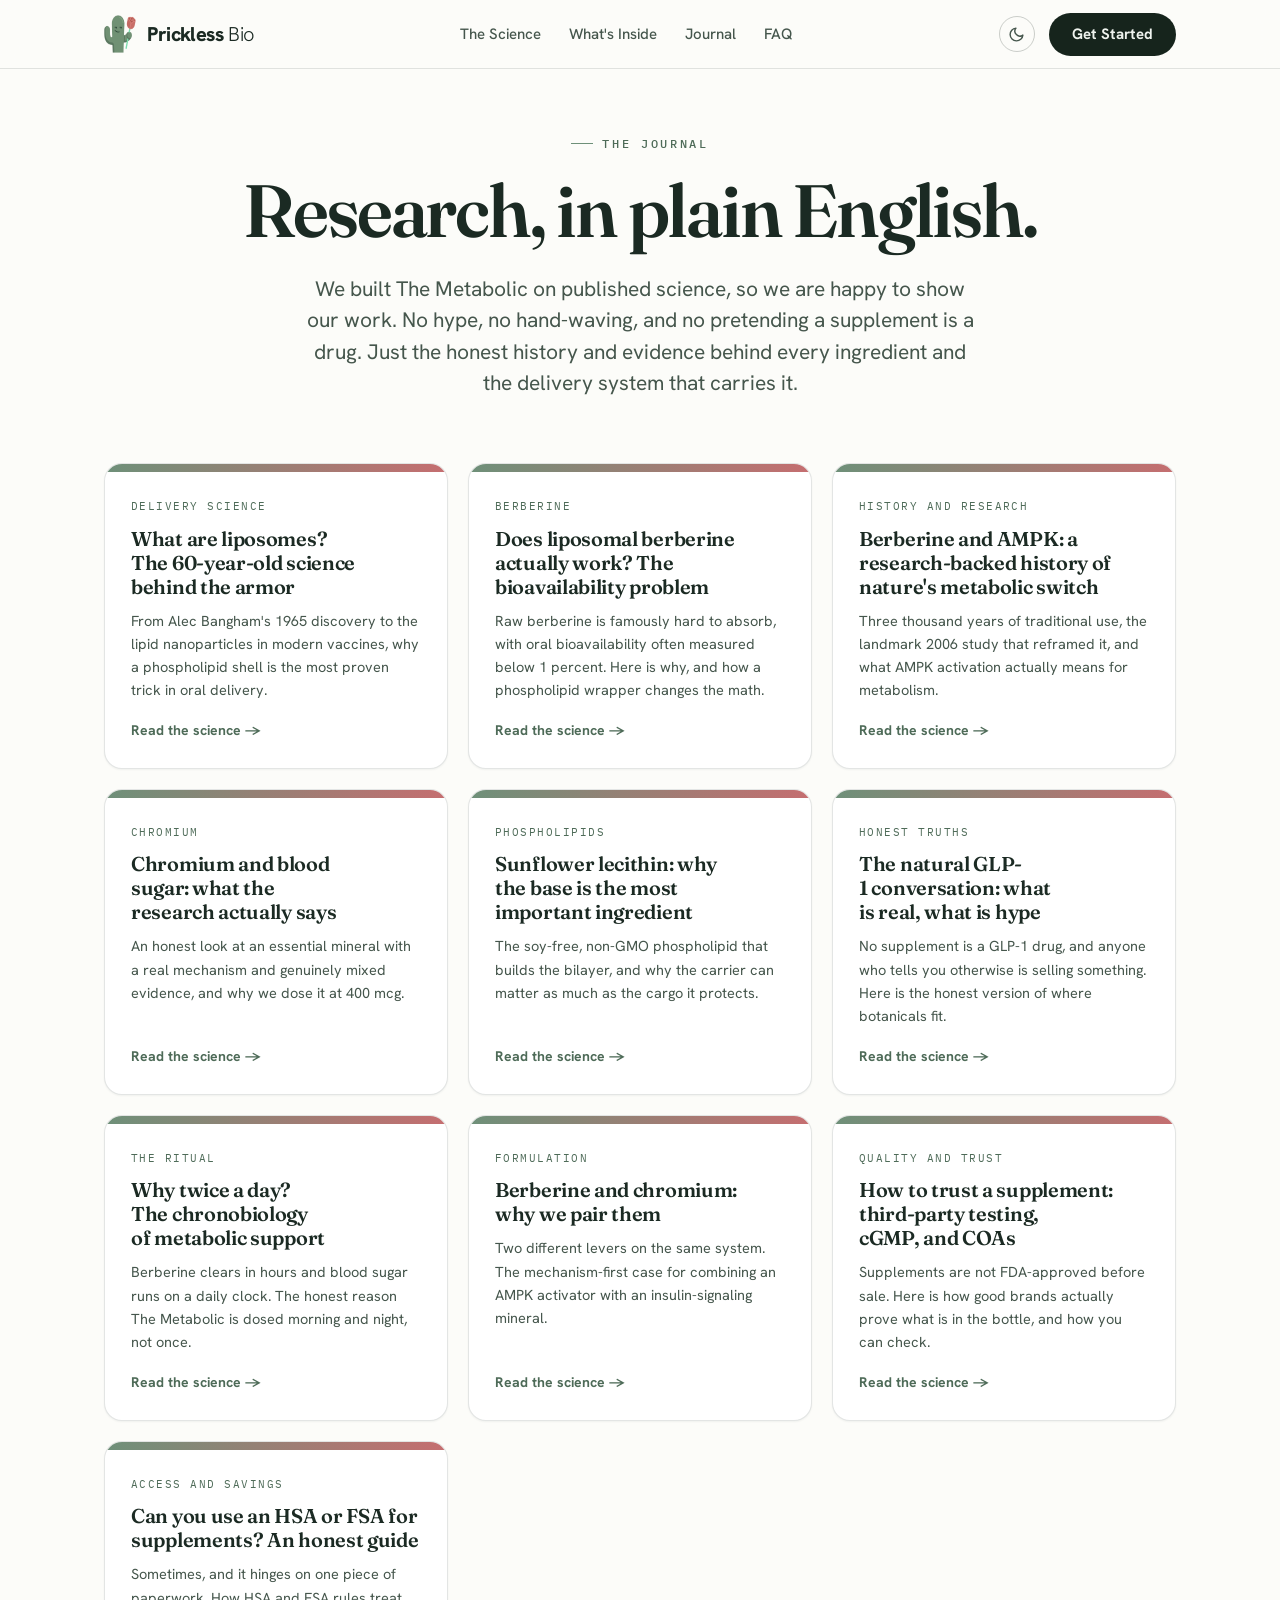
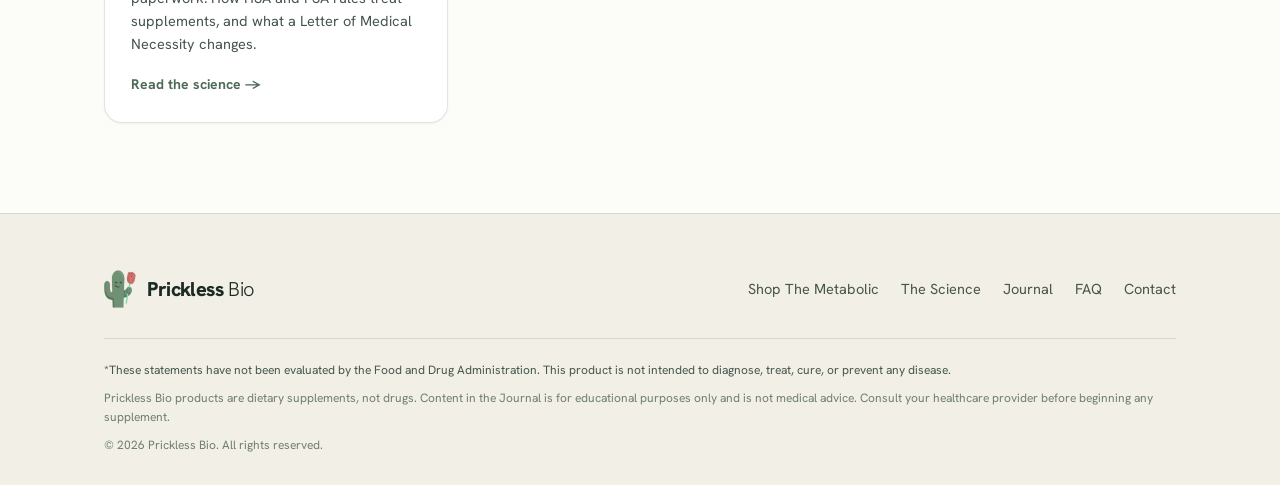
<file: learn/index.html>
<!doctype html>
<html lang="en">
<head>
<meta charset="utf-8">
<title>The Prickless Bio Journal | Liposomal Delivery and Metabolic Science</title>
<meta name="viewport" content="width=device-width, initial-scale=1">
<meta name="description" content="Research in plain English: the honest science behind liposomal berberine, chromium, sunflower phospholipids, and the liposomal delivery system that makes The Metabolic work.">
<link rel="canonical" href="https://pricklessbio.com/learn/">
<meta name="robots" content="index, follow, max-image-preview:large">
<meta name="theme-color" content="#16241C">
<meta property="og:type" content="website">
<meta property="og:site_name" content="Prickless Bio">
<meta property="og:title" content="The Prickless Bio Journal">
<meta property="og:description" content="The honest science behind liposomal berberine, chromium, phospholipids, and liposomal delivery.">
<meta property="og:url" content="https://pricklessbio.com/learn/">
<link rel="icon" href="../assets/logo.svg" type="image/svg+xml">
<link rel="preconnect" href="https://fonts.googleapis.com">
<link rel="preconnect" href="https://fonts.gstatic.com" crossorigin>
<link rel="stylesheet" href="https://fonts.googleapis.com/css2?family=Fraunces:ital,opsz,wght@0,9..144,400;0,9..144,500;0,9..144,600;0,9..144,700;1,9..144,400&family=Hanken+Grotesk:wght@400;500;600;700;800&family=IBM+Plex+Mono:wght@400;500;600&display=swap">
<link rel="stylesheet" href="../assets/prickless.css">
<script type="application/ld+json">
{
  "@context":"https://schema.org",
  "@type":"CollectionPage",
  "name":"The Prickless Bio Journal",
  "url":"https://pricklessbio.com/learn/",
  "description":"Research-backed articles on liposomal delivery and metabolic health from Prickless Bio.",
  "isPartOf":{"@type":"WebSite","name":"Prickless Bio","url":"https://pricklessbio.com/"},
  "breadcrumb":{"@type":"BreadcrumbList","itemListElement":[
    {"@type":"ListItem","position":1,"name":"Home","item":"https://pricklessbio.com/"},
    {"@type":"ListItem","position":2,"name":"Journal","item":"https://pricklessbio.com/learn/"}
  ]},
  "mainEntity":{"@type":"ItemList","itemListElement":[
    {"@type":"ListItem","position":1,"url":"https://pricklessbio.com/learn/what-are-liposomes-delivery-science.html","name":"What are liposomes? The delivery science behind the armor"},
    {"@type":"ListItem","position":2,"url":"https://pricklessbio.com/learn/liposomal-berberine-bioavailability.html","name":"Does liposomal berberine actually work? The bioavailability problem"},
    {"@type":"ListItem","position":3,"url":"https://pricklessbio.com/learn/berberine-ampk-history.html","name":"Berberine and AMPK: a research-backed history"},
    {"@type":"ListItem","position":4,"url":"https://pricklessbio.com/learn/chromium-blood-sugar-evidence.html","name":"Chromium and blood sugar: what the research actually says"},
    {"@type":"ListItem","position":5,"url":"https://pricklessbio.com/learn/sunflower-lecithin-phospholipids.html","name":"Sunflower lecithin: why the base is the most important ingredient"},
    {"@type":"ListItem","position":6,"url":"https://pricklessbio.com/learn/natural-glp-1-alternative-truth.html","name":"The natural GLP-1 conversation: what is real, what is hype"},
    {"@type":"ListItem","position":7,"url":"https://pricklessbio.com/learn/am-pm-dosing-24-hour-shield.html","name":"Why twice a day? The chronobiology of metabolic support"},
    {"@type":"ListItem","position":8,"url":"https://pricklessbio.com/learn/berberine-chromium-synergy.html","name":"Berberine and chromium: why we pair them"},
    {"@type":"ListItem","position":9,"url":"https://pricklessbio.com/learn/third-party-testing-cgmp-quality.html","name":"How to trust a supplement: third-party testing, cGMP, and COAs"},
    {"@type":"ListItem","position":10,"url":"https://pricklessbio.com/learn/hsa-fsa-supplements-explained.html","name":"Can you use an HSA or FSA for supplements? An honest guide"}
  ]}
}
</script>
</head>
<body>

<header class="nav">
  <div class="wrap nav-in">
    <a class="brand" href="../index.html" aria-label="Prickless Bio home">
      <img src="../assets/logo.png" alt=""><span class="wordmark"><b>Prickless</b> <span>Bio</span></span>
    </a>
    <nav class="nav-links" aria-label="Primary">
      <a href="../science.html">The Science</a>
      <a href="../the-metabolic.html">What's Inside</a>
      <a href="index.html">Journal</a>
      <a href="../the-metabolic.html#faq">FAQ</a>
    </nav>
    <div class="nav-right">
      <button class="theme-toggle" id="themeBtn" aria-label="Toggle dark mode" title="Toggle theme"><svg id="themeIcon" viewBox="0 0 24 24" fill="none" stroke="currentColor" stroke-width="2" stroke-linecap="round" stroke-linejoin="round"></svg></button>
      <a href="../the-metabolic.html#pricing" class="btn btn-primary">Get Started</a>
    </div>
  </div>
</header>

<main>
  <section class="hub-hero">
    <div class="wrap">
      <span class="eyebrow reveal">The Journal</span>
      <h1 class="reveal">Research, in plain English.</h1>
      <p class="reveal">We built The Metabolic on published science, so we are happy to show our work. No hype, no hand-waving, and no pretending a supplement is a drug. Just the honest history and evidence behind every ingredient and the delivery system that carries it.</p>
    </div>
  </section>

  <section class="wrap">
    <div class="hub-grid">
      <a class="hub-card reveal" href="what-are-liposomes-delivery-science.html">
        <span class="top"></span>
        <span class="body">
          <span class="cat">Delivery Science</span>
          <h2>What are liposomes? The 60-year-old science behind the armor</h2>
          <p>From Alec Bangham's 1965 discovery to the lipid nanoparticles in modern vaccines, why a phospholipid shell is the most proven trick in oral delivery.</p>
          <span class="rm">Read the science &rarr;</span>
        </span>
      </a>
      <a class="hub-card reveal" href="liposomal-berberine-bioavailability.html">
        <span class="top"></span>
        <span class="body">
          <span class="cat">Berberine</span>
          <h2>Does liposomal berberine actually work? The bioavailability problem</h2>
          <p>Raw berberine is famously hard to absorb, with oral bioavailability often measured below 1 percent. Here is why, and how a phospholipid wrapper changes the math.</p>
          <span class="rm">Read the science &rarr;</span>
        </span>
      </a>
      <a class="hub-card reveal" href="berberine-ampk-history.html">
        <span class="top"></span>
        <span class="body">
          <span class="cat">History and Research</span>
          <h2>Berberine and AMPK: a research-backed history of nature's metabolic switch</h2>
          <p>Three thousand years of traditional use, the landmark 2006 study that reframed it, and what AMPK activation actually means for metabolism.</p>
          <span class="rm">Read the science &rarr;</span>
        </span>
      </a>
      <a class="hub-card reveal" href="chromium-blood-sugar-evidence.html">
        <span class="top"></span>
        <span class="body">
          <span class="cat">Chromium</span>
          <h2>Chromium and blood sugar: what the research actually says</h2>
          <p>An honest look at an essential mineral with a real mechanism and genuinely mixed evidence, and why we dose it at 400 mcg.</p>
          <span class="rm">Read the science &rarr;</span>
        </span>
      </a>
      <a class="hub-card reveal" href="sunflower-lecithin-phospholipids.html">
        <span class="top"></span>
        <span class="body">
          <span class="cat">Phospholipids</span>
          <h2>Sunflower lecithin: why the base is the most important ingredient</h2>
          <p>The soy-free, non-GMO phospholipid that builds the bilayer, and why the carrier can matter as much as the cargo it protects.</p>
          <span class="rm">Read the science &rarr;</span>
        </span>
      </a>
      <a class="hub-card reveal" href="natural-glp-1-alternative-truth.html">
        <span class="top"></span>
        <span class="body">
          <span class="cat">Honest Truths</span>
          <h2>The natural GLP-1 conversation: what is real, what is hype</h2>
          <p>No supplement is a GLP-1 drug, and anyone who tells you otherwise is selling something. Here is the honest version of where botanicals fit.</p>
          <span class="rm">Read the science &rarr;</span>
        </span>
      </a>
      <a class="hub-card reveal" href="am-pm-dosing-24-hour-shield.html">
        <span class="top"></span>
        <span class="body">
          <span class="cat">The Ritual</span>
          <h2>Why twice a day? The chronobiology of metabolic support</h2>
          <p>Berberine clears in hours and blood sugar runs on a daily clock. The honest reason The Metabolic is dosed morning and night, not once.</p>
          <span class="rm">Read the science &rarr;</span>
        </span>
      </a>
      <a class="hub-card reveal" href="berberine-chromium-synergy.html">
        <span class="top"></span>
        <span class="body">
          <span class="cat">Formulation</span>
          <h2>Berberine and chromium: why we pair them</h2>
          <p>Two different levers on the same system. The mechanism-first case for combining an AMPK activator with an insulin-signaling mineral.</p>
          <span class="rm">Read the science &rarr;</span>
        </span>
      </a>
      <a class="hub-card reveal" href="third-party-testing-cgmp-quality.html">
        <span class="top"></span>
        <span class="body">
          <span class="cat">Quality and Trust</span>
          <h2>How to trust a supplement: third-party testing, cGMP, and COAs</h2>
          <p>Supplements are not FDA-approved before sale. Here is how good brands actually prove what is in the bottle, and how you can check.</p>
          <span class="rm">Read the science &rarr;</span>
        </span>
      </a>
      <a class="hub-card reveal" href="hsa-fsa-supplements-explained.html">
        <span class="top"></span>
        <span class="body">
          <span class="cat">Access and Savings</span>
          <h2>Can you use an HSA or FSA for supplements? An honest guide</h2>
          <p>Sometimes, and it hinges on one piece of paperwork. How HSA and FSA rules treat supplements, and what a Letter of Medical Necessity changes.</p>
          <span class="rm">Read the science &rarr;</span>
        </span>
      </a>
    </div>
  </section>
</main>

<footer>
  <div class="wrap">
    <div class="foot-in">
      <a class="brand" href="../index.html" aria-label="Prickless Bio home"><img src="../assets/logo.png" alt=""><span class="wordmark"><b>Prickless</b> <span>Bio</span></span></a>
      <div class="foot-links">
        <a href="../the-metabolic.html#pricing">Shop The Metabolic</a>
        <a href="../science.html">The Science</a>
        <a href="index.html">Journal</a>
        <a href="../the-metabolic.html#faq">FAQ</a>
        <a href="mailto:hello@pricklessbio.com">Contact</a>
      </div>
    </div>
    <div class="foot-disclaimer">
      <p class="star">*These statements have not been evaluated by the Food and Drug Administration. This product is not intended to diagnose, treat, cure, or prevent any disease.</p>
      <p>Prickless Bio products are dietary supplements, not drugs. Content in the Journal is for educational purposes only and is not medical advice. Consult your healthcare provider before beginning any supplement.</p>
      <p>&copy; <span id="yr"></span> Prickless Bio. All rights reserved.</p>
    </div>
  </div>
</footer>

<script src="../assets/site.js"></script>
</body>
</html>
</file>
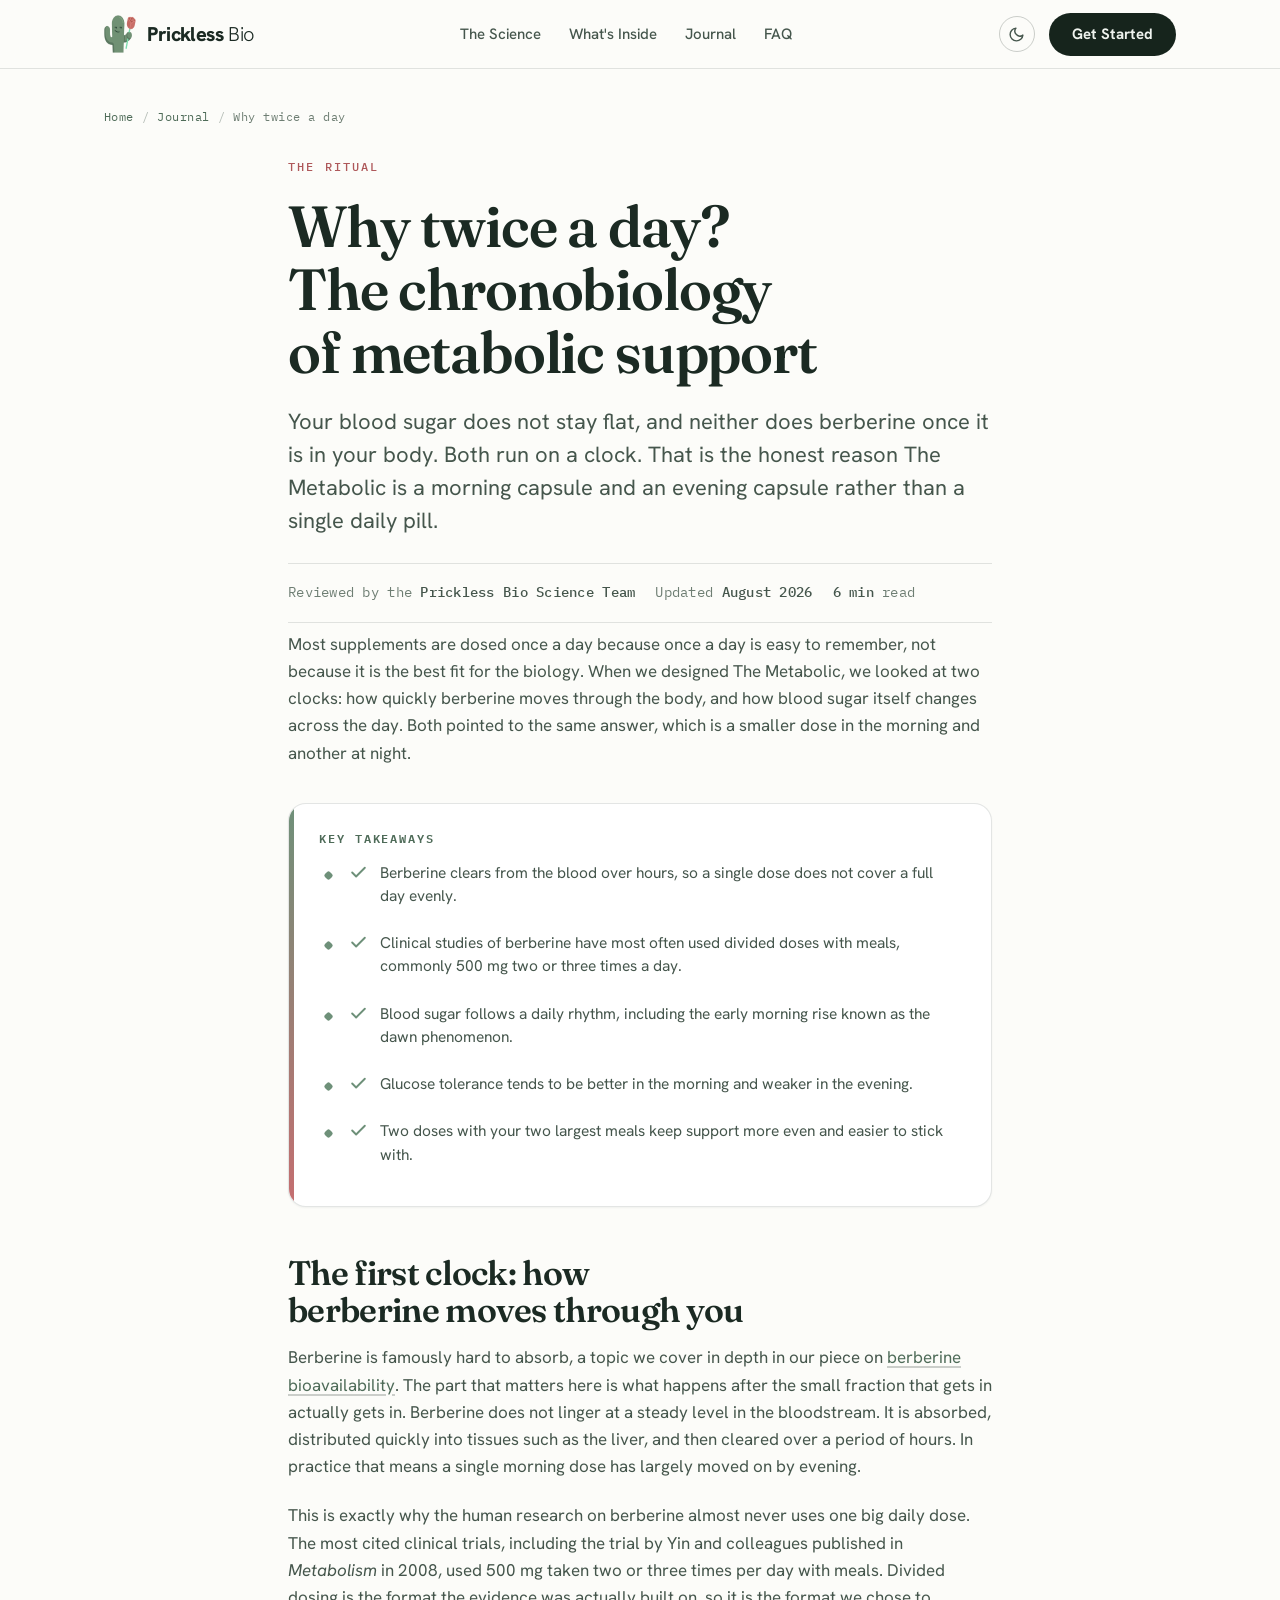
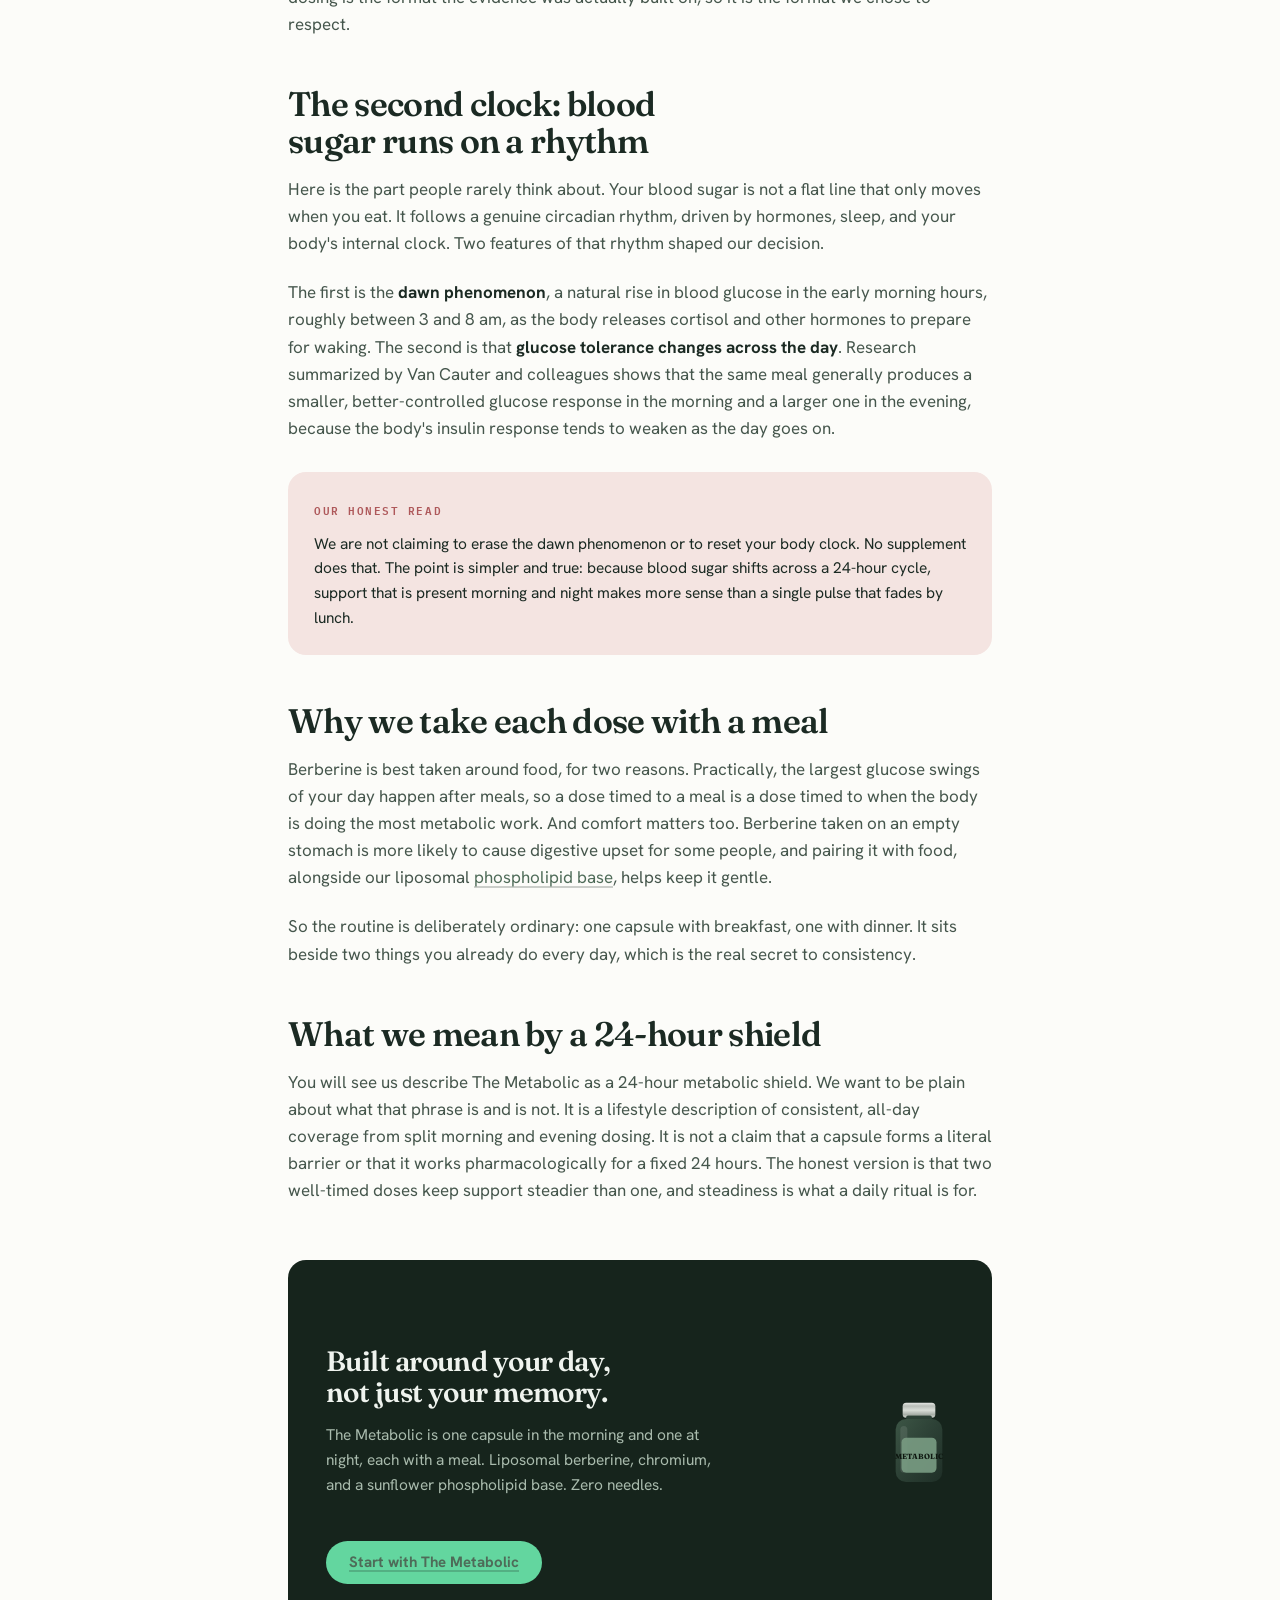
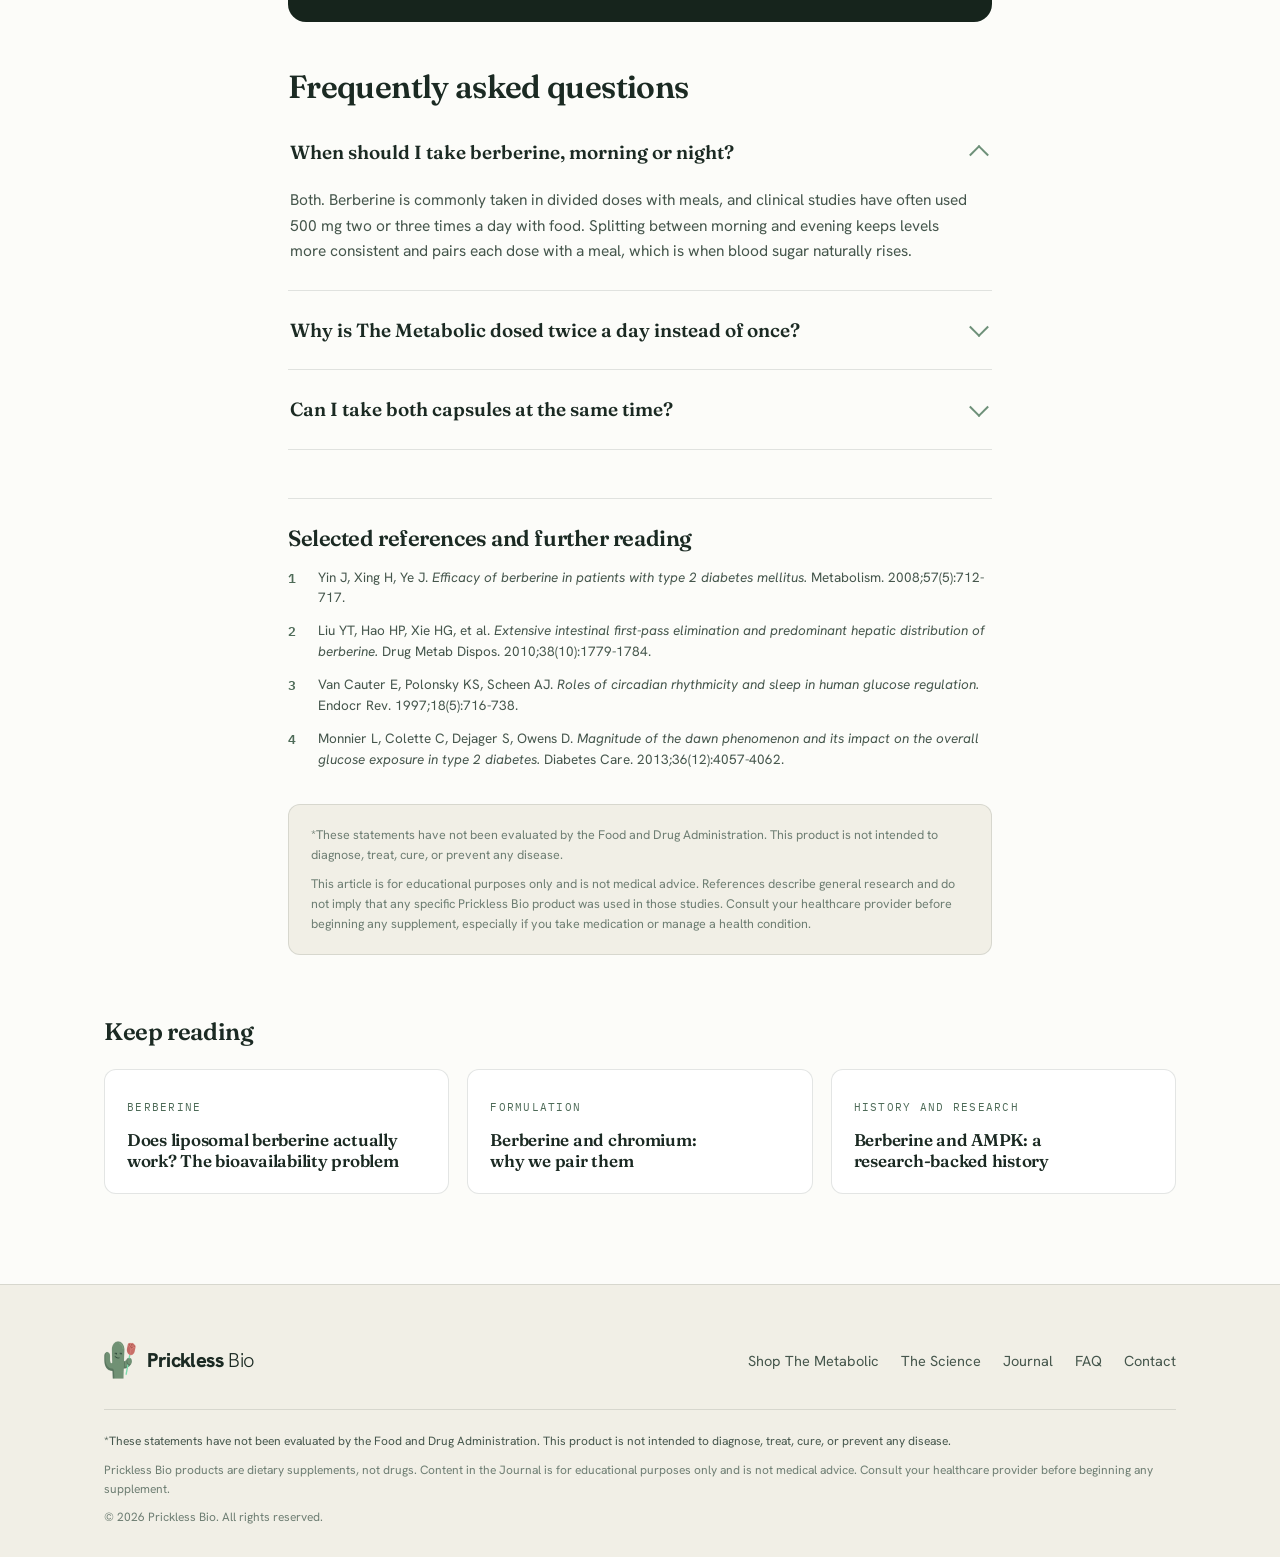
<file: learn/am-pm-dosing-24-hour-shield.html>
<!doctype html>
<html lang="en">
<head>
<meta charset="utf-8">
<title>Why Twice a Day? The Chronobiology of Metabolic Support</title>
<meta name="viewport" content="width=device-width, initial-scale=1">
<meta name="description" content="Why The Metabolic uses a morning and evening capsule instead of one daily dose. An honest look at berberine pharmacokinetics, the dawn phenomenon, and the circadian rhythm of blood sugar.">
<meta name="keywords" content="when to take berberine, berberine timing, am pm supplement, split dosing berberine, circadian blood sugar, dawn phenomenon, berberine half life, twice daily supplement">
<link rel="canonical" href="https://pricklessbio.com/learn/am-pm-dosing-24-hour-shield.html">
<meta name="robots" content="index, follow, max-image-preview:large">
<meta name="theme-color" content="#16241C">
<meta property="og:type" content="article">
<meta property="og:site_name" content="Prickless Bio">
<meta property="og:title" content="Why Twice a Day? The Chronobiology of Metabolic Support">
<meta property="og:description" content="Your blood sugar runs on a clock. Here is the honest reason The Metabolic is dosed morning and night instead of once a day.">
<meta property="og:url" content="https://pricklessbio.com/learn/am-pm-dosing-24-hour-shield.html">
<meta property="og:image" content="https://pricklessbio.com/og-image.png">
<meta name="twitter:card" content="summary_large_image">
<link rel="icon" href="../assets/logo.svg" type="image/svg+xml">
<link rel="preconnect" href="https://fonts.googleapis.com">
<link rel="preconnect" href="https://fonts.gstatic.com" crossorigin>
<link rel="stylesheet" href="https://fonts.googleapis.com/css2?family=Fraunces:ital,opsz,wght@0,9..144,400;0,9..144,500;0,9..144,600;0,9..144,700;1,9..144,400&family=Hanken+Grotesk:wght@400;500;600;700;800&family=IBM+Plex+Mono:wght@400;500;600&display=swap">
<link rel="stylesheet" href="../assets/prickless.css">
<script type="application/ld+json">
{
  "@context":"https://schema.org",
  "@graph":[
    {
      "@type":"Article",
      "headline":"Why twice a day? The chronobiology of metabolic support",
      "description":"An honest, research-backed look at berberine pharmacokinetics, circadian blood sugar rhythms, and why The Metabolic uses a morning and evening capsule.",
      "image":"https://pricklessbio.com/og-image.png",
      "author":{"@type":"Organization","name":"Prickless Bio"},
      "publisher":{"@type":"Organization","name":"Prickless Bio","logo":{"@type":"ImageObject","url":"https://pricklessbio.com/logo.png"}},
      "datePublished":"2026-08-28",
      "dateModified":"2026-08-28",
      "articleSection":"The Ritual",
      "keywords":"when to take berberine, berberine timing, split dosing, circadian blood sugar, dawn phenomenon",
      "mainEntityOfPage":"https://pricklessbio.com/learn/am-pm-dosing-24-hour-shield.html"
    },
    {"@type":"BreadcrumbList","itemListElement":[
      {"@type":"ListItem","position":1,"name":"Home","item":"https://pricklessbio.com/"},
      {"@type":"ListItem","position":2,"name":"Journal","item":"https://pricklessbio.com/learn/"},
      {"@type":"ListItem","position":3,"name":"Why twice a day","item":"https://pricklessbio.com/learn/am-pm-dosing-24-hour-shield.html"}
    ]},
    {"@type":"FAQPage","mainEntity":[
      {"@type":"Question","name":"When should I take berberine, morning or night?","acceptedAnswer":{"@type":"Answer","text":"Berberine is commonly taken in divided doses with meals. Clinical studies have often used 500 mg two or three times a day with food. Splitting the dose between morning and evening helps keep levels more consistent and pairs each dose with a meal, which is when blood sugar naturally rises."}},
      {"@type":"Question","name":"Why is The Metabolic dosed twice a day instead of once?","acceptedAnswer":{"@type":"Answer","text":"Berberine clears from the blood over a matter of hours, and blood sugar follows a daily rhythm rather than staying flat. A morning and an evening capsule keep support more even across the day than a single dose, and match the times most people eat their largest meals."}},
      {"@type":"Question","name":"What is a 24-hour metabolic shield?","acceptedAnswer":{"@type":"Answer","text":"It is our plain-language way of describing consistent daily coverage from split morning and evening dosing. It is a lifestyle description, not a medical claim, and The Metabolic is a dietary supplement, not a drug."}}
    ]}
  ]
}
</script>
</head>
<body>

<header class="nav">
  <div class="wrap nav-in">
    <a class="brand" href="../index.html" aria-label="Prickless Bio home">
      <img src="../assets/logo.png" alt=""><span class="wordmark"><b>Prickless</b> <span>Bio</span></span>
    </a>
    <nav class="nav-links" aria-label="Primary">
      <a href="../science.html">The Science</a>
      <a href="../the-metabolic.html">What's Inside</a>
      <a href="index.html">Journal</a>
      <a href="../the-metabolic.html#faq">FAQ</a>
    </nav>
    <div class="nav-right">
      <button class="theme-toggle" id="themeBtn" aria-label="Toggle dark mode" title="Toggle theme"><svg id="themeIcon" viewBox="0 0 24 24" fill="none" stroke="currentColor" stroke-width="2" stroke-linecap="round" stroke-linejoin="round"></svg></button>
      <a href="../the-metabolic.html#pricing" class="btn btn-primary">Get Started</a>
    </div>
  </div>
</header>

<main>
<article class="article">
  <div class="wrap">
    <nav class="breadcrumb" aria-label="Breadcrumb">
      <a href="../index.html">Home</a><span class="sep">/</span>
      <a href="index.html">Journal</a><span class="sep">/</span>
      <span>Why twice a day</span>
    </nav>

    <header class="art-head">
      <span class="cat">The Ritual</span>
      <h1>Why twice a day? The chronobiology of metabolic support</h1>
      <p class="standfirst">Your blood sugar does not stay flat, and neither does berberine once it is in your body. Both run on a clock. That is the honest reason The Metabolic is a morning capsule and an evening capsule rather than a single daily pill.</p>
      <div class="art-meta">
        <span>Reviewed by the <b>Prickless Bio Science Team</b></span>
        <span>Updated <b>August 2026</b></span>
        <span><b>6 min</b> read</span>
      </div>
    </header>

    <div class="prose">
      <p>Most supplements are dosed once a day because once a day is easy to remember, not because it is the best fit for the biology. When we designed The Metabolic, we looked at two clocks: how quickly berberine moves through the body, and how blood sugar itself changes across the day. Both pointed to the same answer, which is a smaller dose in the morning and another at night.</p>

      <div class="takeaways">
        <h2>Key takeaways</h2>
        <ul>
          <li><svg viewBox="0 0 24 24" fill="none" stroke="currentColor" stroke-width="2.4" stroke-linecap="round" stroke-linejoin="round"><path d="M20 6L9 17l-5-5"/></svg>Berberine clears from the blood over hours, so a single dose does not cover a full day evenly.</li>
          <li><svg viewBox="0 0 24 24" fill="none" stroke="currentColor" stroke-width="2.4" stroke-linecap="round" stroke-linejoin="round"><path d="M20 6L9 17l-5-5"/></svg>Clinical studies of berberine have most often used divided doses with meals, commonly 500 mg two or three times a day.</li>
          <li><svg viewBox="0 0 24 24" fill="none" stroke="currentColor" stroke-width="2.4" stroke-linecap="round" stroke-linejoin="round"><path d="M20 6L9 17l-5-5"/></svg>Blood sugar follows a daily rhythm, including the early morning rise known as the dawn phenomenon.</li>
          <li><svg viewBox="0 0 24 24" fill="none" stroke="currentColor" stroke-width="2.4" stroke-linecap="round" stroke-linejoin="round"><path d="M20 6L9 17l-5-5"/></svg>Glucose tolerance tends to be better in the morning and weaker in the evening.</li>
          <li><svg viewBox="0 0 24 24" fill="none" stroke="currentColor" stroke-width="2.4" stroke-linecap="round" stroke-linejoin="round"><path d="M20 6L9 17l-5-5"/></svg>Two doses with your two largest meals keep support more even and easier to stick with.</li>
        </ul>
      </div>

      <h2>The first clock: how berberine moves through you</h2>
      <p>Berberine is famously hard to absorb, a topic we cover in depth in our piece on <a href="liposomal-berberine-bioavailability.html">berberine bioavailability</a>. The part that matters here is what happens after the small fraction that gets in actually gets in. Berberine does not linger at a steady level in the bloodstream. It is absorbed, distributed quickly into tissues such as the liver, and then cleared over a period of hours. In practice that means a single morning dose has largely moved on by evening.</p>
      <p>This is exactly why the human research on berberine almost never uses one big daily dose. The most cited clinical trials, including the trial by Yin and colleagues published in <em>Metabolism</em> in 2008, used 500 mg taken two or three times per day with meals. Divided dosing is the format the evidence was actually built on, so it is the format we chose to respect.</p>

      <h2>The second clock: blood sugar runs on a rhythm</h2>
      <p>Here is the part people rarely think about. Your blood sugar is not a flat line that only moves when you eat. It follows a genuine circadian rhythm, driven by hormones, sleep, and your body's internal clock. Two features of that rhythm shaped our decision.</p>
      <p>The first is the <strong>dawn phenomenon</strong>, a natural rise in blood glucose in the early morning hours, roughly between 3 and 8 am, as the body releases cortisol and other hormones to prepare for waking. The second is that <strong>glucose tolerance changes across the day</strong>. Research summarized by Van Cauter and colleagues shows that the same meal generally produces a smaller, better-controlled glucose response in the morning and a larger one in the evening, because the body's insulin response tends to weaken as the day goes on.</p>
      <div class="callout honest">
        <span class="k">Our honest read</span>
        <p>We are not claiming to erase the dawn phenomenon or to reset your body clock. No supplement does that. The point is simpler and true: because blood sugar shifts across a 24-hour cycle, support that is present morning and night makes more sense than a single pulse that fades by lunch.</p>
      </div>

      <h2>Why we take each dose with a meal</h2>
      <p>Berberine is best taken around food, for two reasons. Practically, the largest glucose swings of your day happen after meals, so a dose timed to a meal is a dose timed to when the body is doing the most metabolic work. And comfort matters too. Berberine taken on an empty stomach is more likely to cause digestive upset for some people, and pairing it with food, alongside our liposomal <a href="sunflower-lecithin-phospholipids.html">phospholipid base</a>, helps keep it gentle.</p>
      <p>So the routine is deliberately ordinary: one capsule with breakfast, one with dinner. It sits beside two things you already do every day, which is the real secret to consistency.</p>

      <h2>What we mean by a 24-hour shield</h2>
      <p>You will see us describe The Metabolic as a 24-hour metabolic shield. We want to be plain about what that phrase is and is not. It is a lifestyle description of consistent, all-day coverage from split morning and evening dosing. It is not a claim that a capsule forms a literal barrier or that it works pharmacologically for a fixed 24 hours. The honest version is that two well-timed doses keep support steadier than one, and steadiness is what a daily ritual is for.</p>

      <div class="pcta">
        <div>
          <h2>Built around your day, not just your memory.</h2>
          <p>The Metabolic is one capsule in the morning and one at night, each with a meal. Liposomal berberine, chromium, and a sunflower phospholipid base. Zero needles.</p>
          <a href="../the-metabolic.html#pricing" class="btn btn-onpine" style="margin-top:22px">Start with The Metabolic</a>
        </div>
        <svg class="jar" viewBox="0 0 60 74" aria-hidden="true"><use href="#jarmini"/></svg>
      </div>

      <div class="afaq">
        <h2>Frequently asked questions</h2>
        <details open><summary>When should I take berberine, morning or night?</summary><div class="a">Both. Berberine is commonly taken in divided doses with meals, and clinical studies have often used 500 mg two or three times a day with food. Splitting between morning and evening keeps levels more consistent and pairs each dose with a meal, which is when blood sugar naturally rises.</div></details>
        <details><summary>Why is The Metabolic dosed twice a day instead of once?</summary><div class="a">Berberine clears from the blood over hours, and blood sugar follows a daily rhythm rather than staying flat. A morning and an evening capsule keep support more even across the day than a single dose, and match the times most people eat their largest meals.</div></details>
        <details><summary>Can I take both capsules at the same time?</summary><div class="a">Splitting them across two meals is the intent of the design and follows how berberine is used in research. If you occasionally take them together, it is not dangerous, but the twice-daily rhythm is what keeps support most even. Consult your healthcare provider with any personal questions.</div></details>
      </div>

      <div class="refs">
        <h2>Selected references and further reading</h2>
        <ol>
          <li>Yin J, Xing H, Ye J. <cite>Efficacy of berberine in patients with type 2 diabetes mellitus.</cite> Metabolism. 2008;57(5):712-717.</li>
          <li>Liu YT, Hao HP, Xie HG, et al. <cite>Extensive intestinal first-pass elimination and predominant hepatic distribution of berberine.</cite> Drug Metab Dispos. 2010;38(10):1779-1784.</li>
          <li>Van Cauter E, Polonsky KS, Scheen AJ. <cite>Roles of circadian rhythmicity and sleep in human glucose regulation.</cite> Endocr Rev. 1997;18(5):716-738.</li>
          <li>Monnier L, Colette C, Dejager S, Owens D. <cite>Magnitude of the dawn phenomenon and its impact on the overall glucose exposure in type 2 diabetes.</cite> Diabetes Care. 2013;36(12):4057-4062.</li>
        </ol>
      </div>

      <div class="med-disclaimer">
        <p class="star">*These statements have not been evaluated by the Food and Drug Administration. This product is not intended to diagnose, treat, cure, or prevent any disease.</p>
        <p>This article is for educational purposes only and is not medical advice. References describe general research and do not imply that any specific Prickless Bio product was used in those studies. Consult your healthcare provider before beginning any supplement, especially if you take medication or manage a health condition.</p>
      </div>
    </div>
  </div>

  <section class="related">
    <h2>Keep reading</h2>
    <div class="wrap"><div class="rel-grid">
      <a href="liposomal-berberine-bioavailability.html"><span class="cat">Berberine</span><h3>Does liposomal berberine actually work? The bioavailability problem</h3></a>
      <a href="berberine-chromium-synergy.html"><span class="cat">Formulation</span><h3>Berberine and chromium: why we pair them</h3></a>
      <a href="berberine-ampk-history.html"><span class="cat">History and Research</span><h3>Berberine and AMPK: a research-backed history</h3></a>
    </div></div>
  </section>
</article>
</main>

<footer>
  <div class="wrap">
    <div class="foot-in">
      <a class="brand" href="../index.html" aria-label="Prickless Bio home"><img src="../assets/logo.png" alt=""><span class="wordmark"><b>Prickless</b> <span>Bio</span></span></a>
      <div class="foot-links">
        <a href="../the-metabolic.html#pricing">Shop The Metabolic</a>
        <a href="../science.html">The Science</a>
        <a href="index.html">Journal</a>
        <a href="../the-metabolic.html#faq">FAQ</a>
        <a href="mailto:hello@pricklessbio.com">Contact</a>
      </div>
    </div>
    <div class="foot-disclaimer">
      <p class="star">*These statements have not been evaluated by the Food and Drug Administration. This product is not intended to diagnose, treat, cure, or prevent any disease.</p>
      <p>Prickless Bio products are dietary supplements, not drugs. Content in the Journal is for educational purposes only and is not medical advice. Consult your healthcare provider before beginning any supplement.</p>
      <p>&copy; <span id="yr"></span> Prickless Bio. All rights reserved.</p>
    </div>
  </div>
</footer>

<svg width="0" height="0" style="position:absolute" aria-hidden="true"><defs>
  <linearGradient id="metalLid" x1="0" y1="0" x2="0" y2="1"><stop offset="0%" stop-color="#e7e9e6"/><stop offset="22%" stop-color="#b9beb8"/><stop offset="50%" stop-color="#d9ddd7"/><stop offset="78%" stop-color="#a9afa8"/><stop offset="100%" stop-color="#cfd3cd"/></linearGradient>
  <linearGradient id="glass" x1="0" y1="0" x2="1" y2="1"><stop offset="0%" stop-color="#3c5545"/><stop offset="50%" stop-color="#2c4035"/><stop offset="100%" stop-color="#1f2f27"/></linearGradient>
  <g id="jarmini">
    <rect x="16" y="4" width="28" height="13" rx="3" fill="url(#metalLid)"/>
    <rect x="19" y="15" width="22" height="5" rx="1.5" fill="#2c4035"/>
    <rect x="10" y="18" width="40" height="54" rx="9" fill="url(#glass)"/>
    <rect x="14" y="24" width="6" height="40" rx="3" fill="#ffffff" opacity=".10"/>
    <rect x="15" y="34" width="30" height="30" rx="4" fill="#789B82" opacity=".92"/>
    <text x="30" y="52" text-anchor="middle" font-family="Fraunces, serif" font-weight="700" font-size="6.4" fill="#0f1811">METABOLIC</text>
  </g>
</defs></svg>

<script src="../assets/site.js"></script>
</body>
</html>
</file>
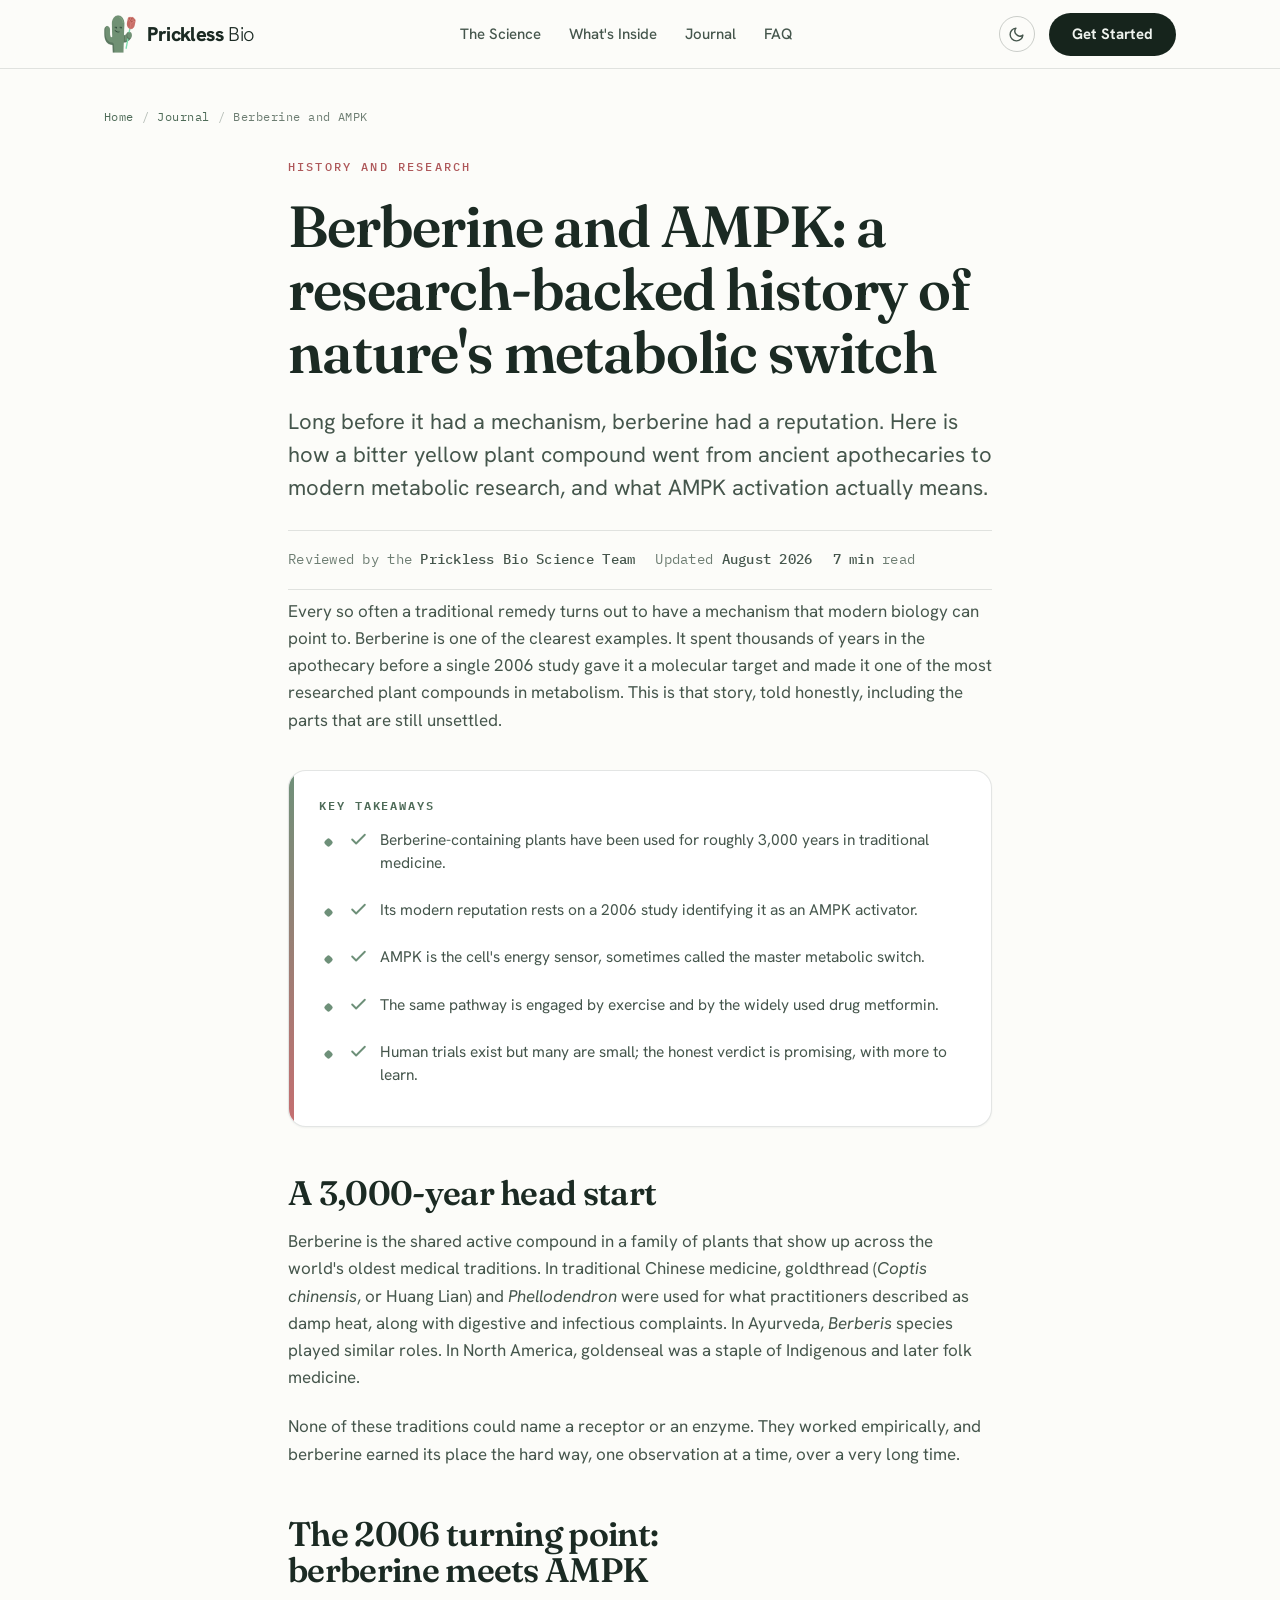
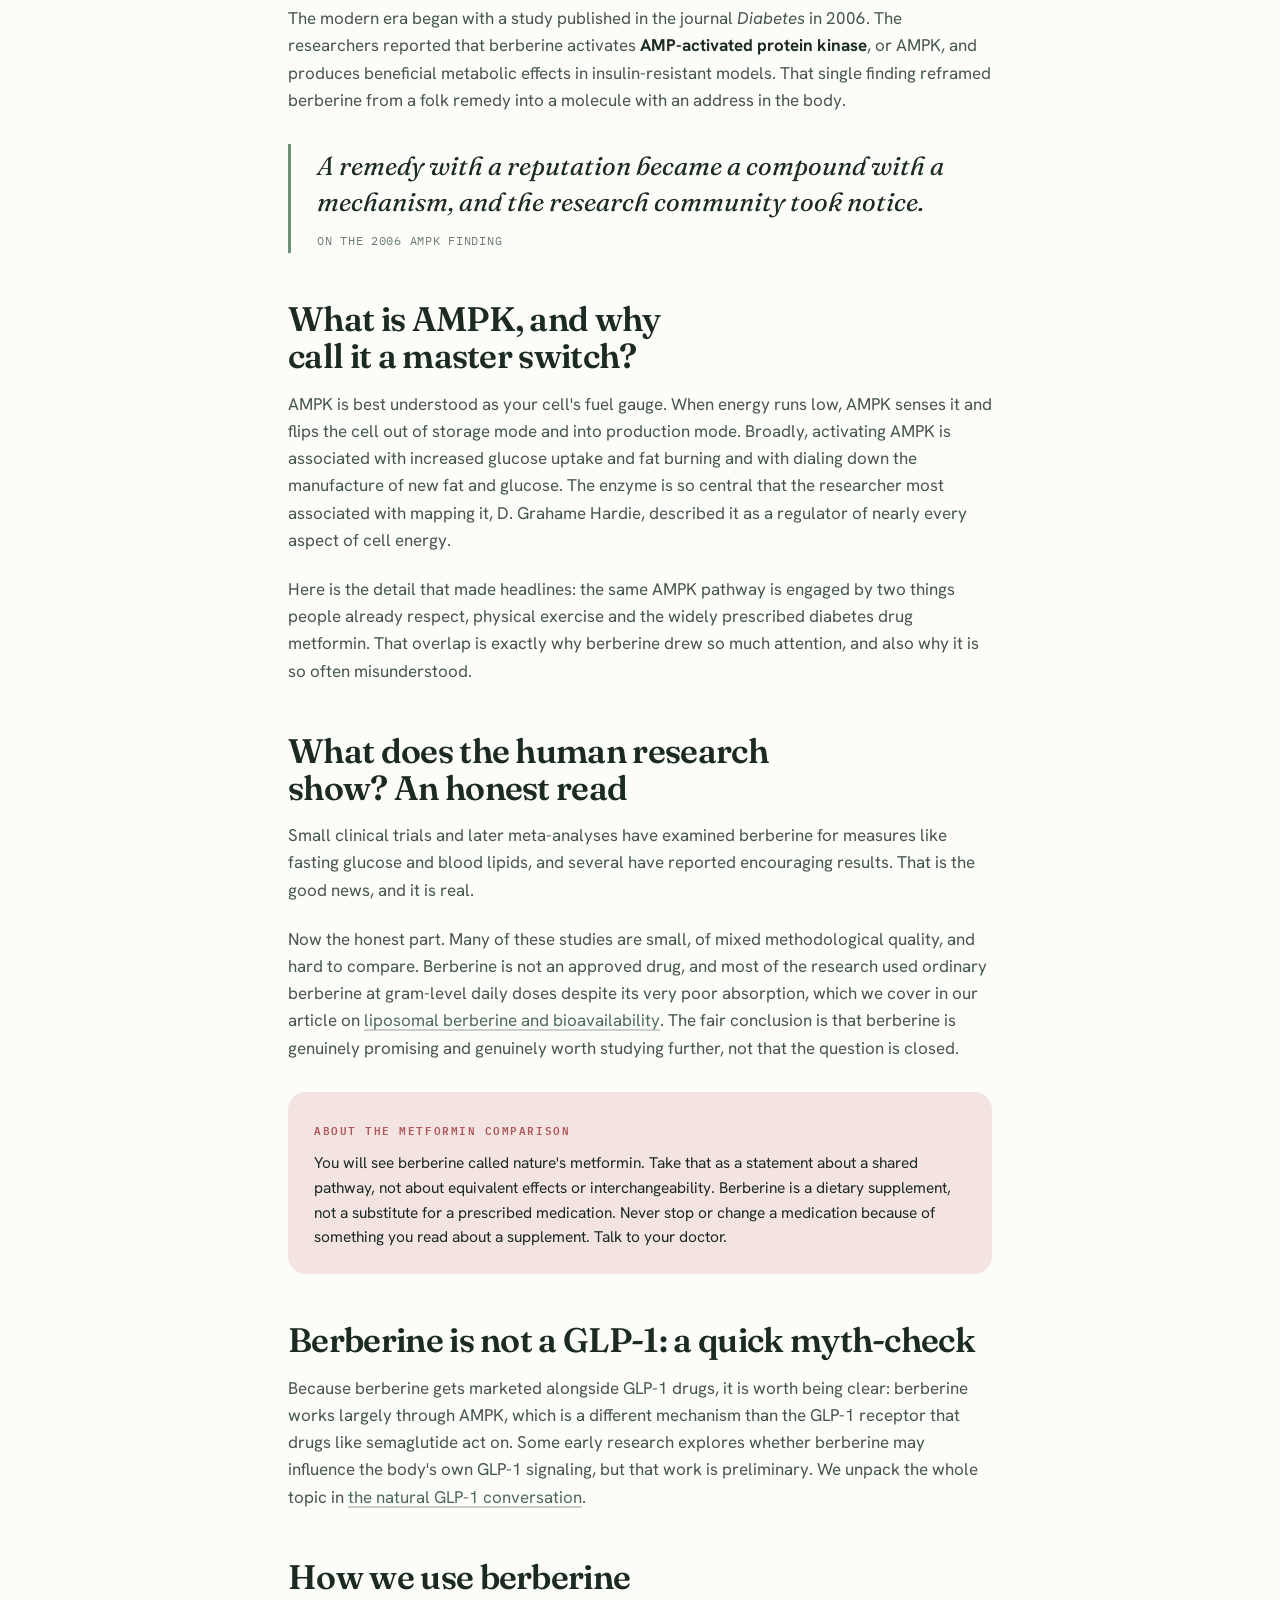
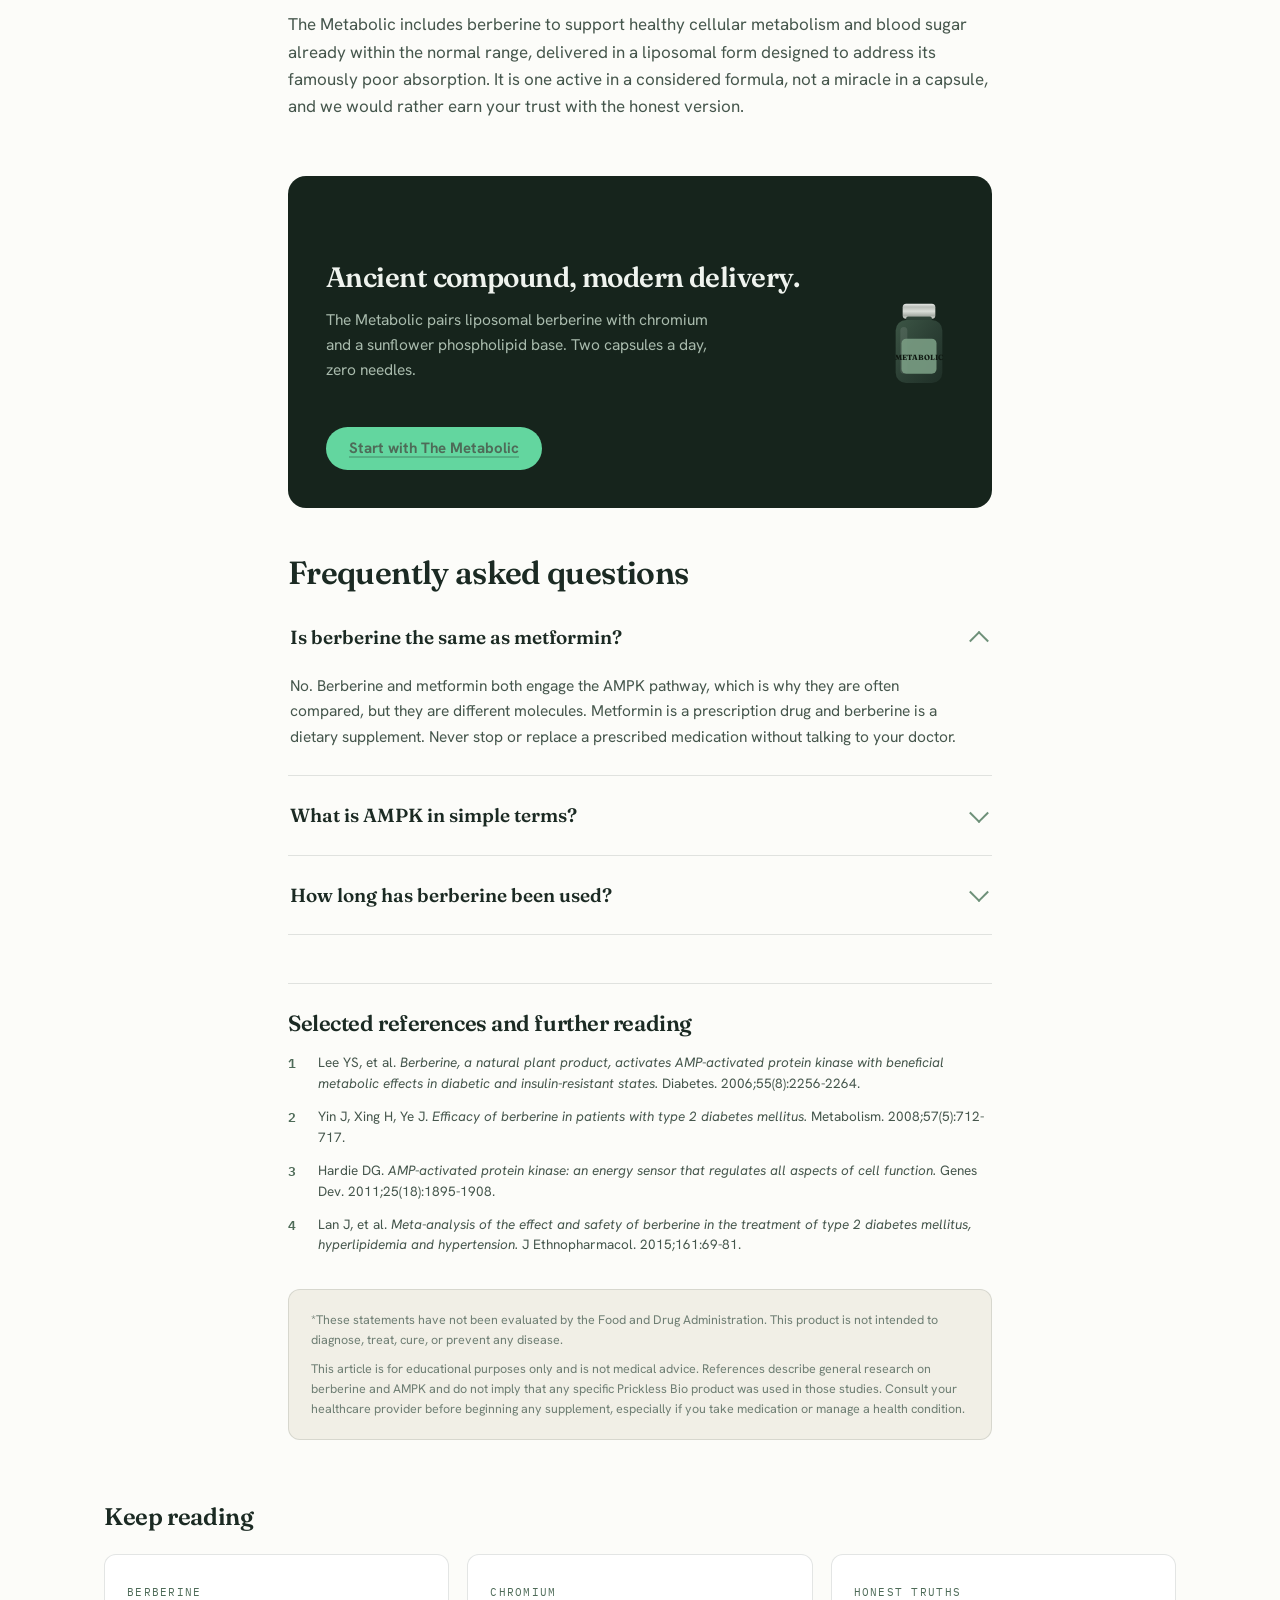
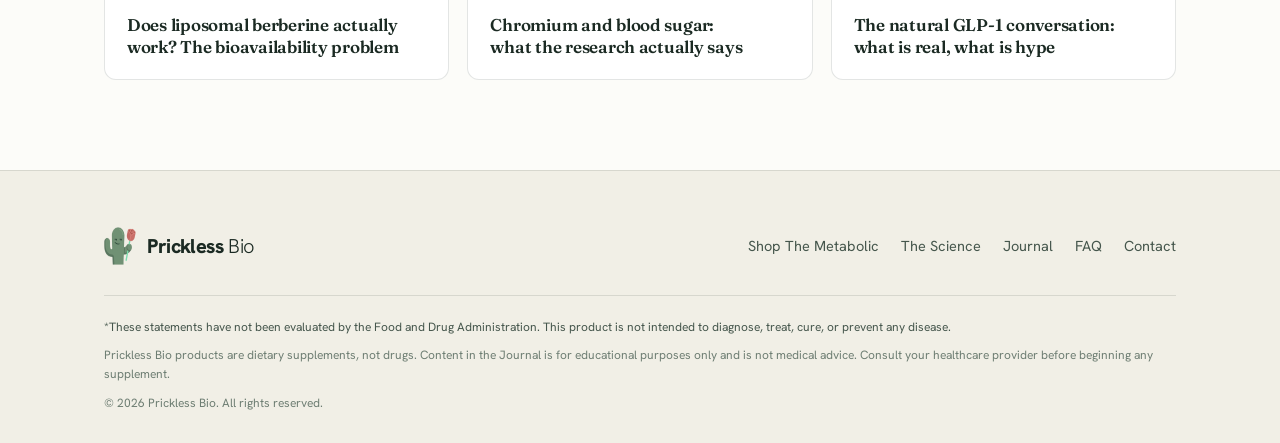
<file: learn/berberine-ampk-history.html>
<!doctype html>
<html lang="en">
<head>
<meta charset="utf-8">
<title>Berberine and AMPK: A Research-Backed History of the Metabolic Switch</title>
<meta name="viewport" content="width=device-width, initial-scale=1">
<meta name="description" content="From 3,000 years of traditional use to the landmark 2006 study showing berberine activates AMPK. An honest, research-backed history of berberine and the master metabolic switch.">
<meta name="keywords" content="berberine AMPK, berberine history, berberine benefits, AMPK activator, berberine research, what does berberine do, berberine vs metformin">
<link rel="canonical" href="https://pricklessbio.com/learn/berberine-ampk-history.html">
<meta name="robots" content="index, follow, max-image-preview:large">
<meta name="theme-color" content="#16241C">
<meta property="og:type" content="article">
<meta property="og:site_name" content="Prickless Bio">
<meta property="og:title" content="Berberine and AMPK: A Research-Backed History of Nature's Metabolic Switch">
<meta property="og:description" content="How a bitter yellow plant compound went from ancient apothecaries to modern metabolic research, and what AMPK activation really means.">
<meta property="og:url" content="https://pricklessbio.com/learn/berberine-ampk-history.html">
<meta property="og:image" content="https://pricklessbio.com/og-image.png">
<meta name="twitter:card" content="summary_large_image">
<link rel="icon" href="../assets/logo.svg" type="image/svg+xml">
<link rel="preconnect" href="https://fonts.googleapis.com">
<link rel="preconnect" href="https://fonts.gstatic.com" crossorigin>
<link rel="stylesheet" href="https://fonts.googleapis.com/css2?family=Fraunces:ital,opsz,wght@0,9..144,400;0,9..144,500;0,9..144,600;0,9..144,700;1,9..144,400&family=Hanken+Grotesk:wght@400;500;600;700;800&family=IBM+Plex+Mono:wght@400;500;600&display=swap">
<link rel="stylesheet" href="../assets/prickless.css">
<script type="application/ld+json">
{
  "@context":"https://schema.org",
  "@graph":[
    {
      "@type":"Article",
      "headline":"Berberine and AMPK: a research-backed history of nature's metabolic switch",
      "description":"The history of berberine from traditional medicine to the 2006 discovery that it activates AMPK, and an honest read of the human research.",
      "image":"https://pricklessbio.com/og-image.png",
      "author":{"@type":"Organization","name":"Prickless Bio"},
      "publisher":{"@type":"Organization","name":"Prickless Bio","logo":{"@type":"ImageObject","url":"https://pricklessbio.com/logo.png"}},
      "datePublished":"2026-08-11",
      "dateModified":"2026-08-27",
      "articleSection":"History and Research",
      "keywords":"berberine AMPK, berberine history, AMPK activator, berberine research",
      "mainEntityOfPage":"https://pricklessbio.com/learn/berberine-ampk-history.html"
    },
    {"@type":"BreadcrumbList","itemListElement":[
      {"@type":"ListItem","position":1,"name":"Home","item":"https://pricklessbio.com/"},
      {"@type":"ListItem","position":2,"name":"Journal","item":"https://pricklessbio.com/learn/"},
      {"@type":"ListItem","position":3,"name":"Berberine and AMPK","item":"https://pricklessbio.com/learn/berberine-ampk-history.html"}
    ]},
    {"@type":"FAQPage","mainEntity":[
      {"@type":"Question","name":"Is berberine the same as metformin?","acceptedAnswer":{"@type":"Answer","text":"No. Berberine and metformin both engage the AMPK pathway, which is why they are often compared, but they are different molecules. Metformin is a prescription drug and berberine is a dietary supplement. Never stop or replace a prescribed medication without talking to your doctor."}},
      {"@type":"Question","name":"What is AMPK in simple terms?","acceptedAnswer":{"@type":"Answer","text":"AMPK, or AMP-activated protein kinase, is an enzyme that acts as your cells' energy sensor. When cellular energy runs low, AMPK switches the cell from storing energy to producing and using it, which is why it is often called the master metabolic switch."}},
      {"@type":"Question","name":"How long has berberine been used?","acceptedAnswer":{"@type":"Answer","text":"Berberine-containing plants such as goldthread, barberry, and goldenseal have been used in traditional Chinese and Ayurvedic medicine for roughly three thousand years, long before the compound's mechanism was understood."}}
    ]}
  ]
}
</script>
</head>
<body>

<header class="nav">
  <div class="wrap nav-in">
    <a class="brand" href="../index.html" aria-label="Prickless Bio home">
      <img src="../assets/logo.png" alt=""><span class="wordmark"><b>Prickless</b> <span>Bio</span></span>
    </a>
    <nav class="nav-links" aria-label="Primary">
      <a href="../science.html">The Science</a>
      <a href="../the-metabolic.html">What's Inside</a>
      <a href="index.html">Journal</a>
      <a href="../the-metabolic.html#faq">FAQ</a>
    </nav>
    <div class="nav-right">
      <button class="theme-toggle" id="themeBtn" aria-label="Toggle dark mode" title="Toggle theme"><svg id="themeIcon" viewBox="0 0 24 24" fill="none" stroke="currentColor" stroke-width="2" stroke-linecap="round" stroke-linejoin="round"></svg></button>
      <a href="../the-metabolic.html#pricing" class="btn btn-primary">Get Started</a>
    </div>
  </div>
</header>

<main>
<article class="article">
  <div class="wrap">
    <nav class="breadcrumb" aria-label="Breadcrumb">
      <a href="../index.html">Home</a><span class="sep">/</span>
      <a href="index.html">Journal</a><span class="sep">/</span>
      <span>Berberine and AMPK</span>
    </nav>

    <header class="art-head">
      <span class="cat">History and Research</span>
      <h1>Berberine and AMPK: a research-backed history of nature's metabolic switch</h1>
      <p class="standfirst">Long before it had a mechanism, berberine had a reputation. Here is how a bitter yellow plant compound went from ancient apothecaries to modern metabolic research, and what AMPK activation actually means.</p>
      <div class="art-meta">
        <span>Reviewed by the <b>Prickless Bio Science Team</b></span>
        <span>Updated <b>August 2026</b></span>
        <span><b>7 min</b> read</span>
      </div>
    </header>

    <div class="prose">
      <p>Every so often a traditional remedy turns out to have a mechanism that modern biology can point to. Berberine is one of the clearest examples. It spent thousands of years in the apothecary before a single 2006 study gave it a molecular target and made it one of the most researched plant compounds in metabolism. This is that story, told honestly, including the parts that are still unsettled.</p>

      <div class="takeaways">
        <h2>Key takeaways</h2>
        <ul>
          <li><svg viewBox="0 0 24 24" fill="none" stroke="currentColor" stroke-width="2.4" stroke-linecap="round" stroke-linejoin="round"><path d="M20 6L9 17l-5-5"/></svg>Berberine-containing plants have been used for roughly 3,000 years in traditional medicine.</li>
          <li><svg viewBox="0 0 24 24" fill="none" stroke="currentColor" stroke-width="2.4" stroke-linecap="round" stroke-linejoin="round"><path d="M20 6L9 17l-5-5"/></svg>Its modern reputation rests on a 2006 study identifying it as an AMPK activator.</li>
          <li><svg viewBox="0 0 24 24" fill="none" stroke="currentColor" stroke-width="2.4" stroke-linecap="round" stroke-linejoin="round"><path d="M20 6L9 17l-5-5"/></svg>AMPK is the cell's energy sensor, sometimes called the master metabolic switch.</li>
          <li><svg viewBox="0 0 24 24" fill="none" stroke="currentColor" stroke-width="2.4" stroke-linecap="round" stroke-linejoin="round"><path d="M20 6L9 17l-5-5"/></svg>The same pathway is engaged by exercise and by the widely used drug metformin.</li>
          <li><svg viewBox="0 0 24 24" fill="none" stroke="currentColor" stroke-width="2.4" stroke-linecap="round" stroke-linejoin="round"><path d="M20 6L9 17l-5-5"/></svg>Human trials exist but many are small; the honest verdict is promising, with more to learn.</li>
        </ul>
      </div>

      <h2>A 3,000-year head start</h2>
      <p>Berberine is the shared active compound in a family of plants that show up across the world's oldest medical traditions. In traditional Chinese medicine, goldthread (<em>Coptis chinensis</em>, or Huang Lian) and <em>Phellodendron</em> were used for what practitioners described as damp heat, along with digestive and infectious complaints. In Ayurveda, <em>Berberis</em> species played similar roles. In North America, goldenseal was a staple of Indigenous and later folk medicine.</p>
      <p>None of these traditions could name a receptor or an enzyme. They worked empirically, and berberine earned its place the hard way, one observation at a time, over a very long time.</p>

      <h2>The 2006 turning point: berberine meets AMPK</h2>
      <p>The modern era began with a study published in the journal <em>Diabetes</em> in 2006. The researchers reported that berberine activates <strong>AMP-activated protein kinase</strong>, or AMPK, and produces beneficial metabolic effects in insulin-resistant models. That single finding reframed berberine from a folk remedy into a molecule with an address in the body.</p>
      <blockquote>
        A remedy with a reputation became a compound with a mechanism, and the research community took notice.
        <cite>On the 2006 AMPK finding</cite>
      </blockquote>

      <h2>What is AMPK, and why call it a master switch?</h2>
      <p>AMPK is best understood as your cell's fuel gauge. When energy runs low, AMPK senses it and flips the cell out of storage mode and into production mode. Broadly, activating AMPK is associated with increased glucose uptake and fat burning and with dialing down the manufacture of new fat and glucose. The enzyme is so central that the researcher most associated with mapping it, D. Grahame Hardie, described it as a regulator of nearly every aspect of cell energy.</p>
      <p>Here is the detail that made headlines: the same AMPK pathway is engaged by two things people already respect, physical exercise and the widely prescribed diabetes drug metformin. That overlap is exactly why berberine drew so much attention, and also why it is so often misunderstood.</p>

      <h2>What does the human research show? An honest read</h2>
      <p>Small clinical trials and later meta-analyses have examined berberine for measures like fasting glucose and blood lipids, and several have reported encouraging results. That is the good news, and it is real.</p>
      <p>Now the honest part. Many of these studies are small, of mixed methodological quality, and hard to compare. Berberine is not an approved drug, and most of the research used ordinary berberine at gram-level daily doses despite its very poor absorption, which we cover in our article on <a href="liposomal-berberine-bioavailability.html">liposomal berberine and bioavailability</a>. The fair conclusion is that berberine is genuinely promising and genuinely worth studying further, not that the question is closed.</p>
      <div class="callout honest">
        <span class="k">About the metformin comparison</span>
        <p>You will see berberine called nature's metformin. Take that as a statement about a shared pathway, not about equivalent effects or interchangeability. Berberine is a dietary supplement, not a substitute for a prescribed medication. Never stop or change a medication because of something you read about a supplement. Talk to your doctor.</p>
      </div>

      <h2>Berberine is not a GLP-1: a quick myth-check</h2>
      <p>Because berberine gets marketed alongside GLP-1 drugs, it is worth being clear: berberine works largely through AMPK, which is a different mechanism than the GLP-1 receptor that drugs like semaglutide act on. Some early research explores whether berberine may influence the body's own GLP-1 signaling, but that work is preliminary. We unpack the whole topic in <a href="natural-glp-1-alternative-truth.html">the natural GLP-1 conversation</a>.</p>

      <h2>How we use berberine</h2>
      <p>The Metabolic includes berberine to support healthy cellular metabolism and blood sugar already within the normal range, delivered in a liposomal form designed to address its famously poor absorption. It is one active in a considered formula, not a miracle in a capsule, and we would rather earn your trust with the honest version.</p>

      <div class="pcta">
        <div>
          <h2>Ancient compound, modern delivery.</h2>
          <p>The Metabolic pairs liposomal berberine with chromium and a sunflower phospholipid base. Two capsules a day, zero needles.</p>
          <a href="../the-metabolic.html#pricing" class="btn btn-onpine" style="margin-top:22px">Start with The Metabolic</a>
        </div>
        <svg class="jar" viewBox="0 0 60 74" aria-hidden="true"><use href="#jarmini"/></svg>
      </div>

      <div class="afaq">
        <h2>Frequently asked questions</h2>
        <details open><summary>Is berberine the same as metformin?</summary><div class="a">No. Berberine and metformin both engage the AMPK pathway, which is why they are often compared, but they are different molecules. Metformin is a prescription drug and berberine is a dietary supplement. Never stop or replace a prescribed medication without talking to your doctor.</div></details>
        <details><summary>What is AMPK in simple terms?</summary><div class="a">AMPK is an enzyme that acts as your cells' energy sensor. When cellular energy runs low, AMPK switches the cell from storing energy to producing and using it, which is why it is often called the master metabolic switch.</div></details>
        <details><summary>How long has berberine been used?</summary><div class="a">Berberine-containing plants such as goldthread, barberry, and goldenseal have been used in traditional Chinese and Ayurvedic medicine for roughly three thousand years, long before the compound's mechanism was understood.</div></details>
      </div>

      <div class="refs">
        <h2>Selected references and further reading</h2>
        <ol>
          <li>Lee YS, et al. <cite>Berberine, a natural plant product, activates AMP-activated protein kinase with beneficial metabolic effects in diabetic and insulin-resistant states.</cite> Diabetes. 2006;55(8):2256-2264.</li>
          <li>Yin J, Xing H, Ye J. <cite>Efficacy of berberine in patients with type 2 diabetes mellitus.</cite> Metabolism. 2008;57(5):712-717.</li>
          <li>Hardie DG. <cite>AMP-activated protein kinase: an energy sensor that regulates all aspects of cell function.</cite> Genes Dev. 2011;25(18):1895-1908.</li>
          <li>Lan J, et al. <cite>Meta-analysis of the effect and safety of berberine in the treatment of type 2 diabetes mellitus, hyperlipidemia and hypertension.</cite> J Ethnopharmacol. 2015;161:69-81.</li>
        </ol>
      </div>

      <div class="med-disclaimer">
        <p class="star">*These statements have not been evaluated by the Food and Drug Administration. This product is not intended to diagnose, treat, cure, or prevent any disease.</p>
        <p>This article is for educational purposes only and is not medical advice. References describe general research on berberine and AMPK and do not imply that any specific Prickless Bio product was used in those studies. Consult your healthcare provider before beginning any supplement, especially if you take medication or manage a health condition.</p>
      </div>
    </div>
  </div>

  <section class="related">
    <h2>Keep reading</h2>
    <div class="wrap"><div class="rel-grid">
      <a href="liposomal-berberine-bioavailability.html"><span class="cat">Berberine</span><h3>Does liposomal berberine actually work? The bioavailability problem</h3></a>
      <a href="chromium-blood-sugar-evidence.html"><span class="cat">Chromium</span><h3>Chromium and blood sugar: what the research actually says</h3></a>
      <a href="natural-glp-1-alternative-truth.html"><span class="cat">Honest Truths</span><h3>The natural GLP-1 conversation: what is real, what is hype</h3></a>
    </div></div>
  </section>
</article>
</main>

<footer>
  <div class="wrap">
    <div class="foot-in">
      <a class="brand" href="../index.html" aria-label="Prickless Bio home"><img src="../assets/logo.png" alt=""><span class="wordmark"><b>Prickless</b> <span>Bio</span></span></a>
      <div class="foot-links">
        <a href="../the-metabolic.html#pricing">Shop The Metabolic</a>
        <a href="../science.html">The Science</a>
        <a href="index.html">Journal</a>
        <a href="../the-metabolic.html#faq">FAQ</a>
        <a href="mailto:hello@pricklessbio.com">Contact</a>
      </div>
    </div>
    <div class="foot-disclaimer">
      <p class="star">*These statements have not been evaluated by the Food and Drug Administration. This product is not intended to diagnose, treat, cure, or prevent any disease.</p>
      <p>Prickless Bio products are dietary supplements, not drugs. Content in the Journal is for educational purposes only and is not medical advice. Consult your healthcare provider before beginning any supplement.</p>
      <p>&copy; <span id="yr"></span> Prickless Bio. All rights reserved.</p>
    </div>
  </div>
</footer>

<svg width="0" height="0" style="position:absolute" aria-hidden="true"><defs>
  <linearGradient id="metalLid" x1="0" y1="0" x2="0" y2="1"><stop offset="0%" stop-color="#e7e9e6"/><stop offset="22%" stop-color="#b9beb8"/><stop offset="50%" stop-color="#d9ddd7"/><stop offset="78%" stop-color="#a9afa8"/><stop offset="100%" stop-color="#cfd3cd"/></linearGradient>
  <linearGradient id="glass" x1="0" y1="0" x2="1" y2="1"><stop offset="0%" stop-color="#3c5545"/><stop offset="50%" stop-color="#2c4035"/><stop offset="100%" stop-color="#1f2f27"/></linearGradient>
  <g id="jarmini">
    <rect x="16" y="4" width="28" height="13" rx="3" fill="url(#metalLid)"/>
    <rect x="19" y="15" width="22" height="5" rx="1.5" fill="#2c4035"/>
    <rect x="10" y="18" width="40" height="54" rx="9" fill="url(#glass)"/>
    <rect x="14" y="24" width="6" height="40" rx="3" fill="#ffffff" opacity=".10"/>
    <rect x="15" y="34" width="30" height="30" rx="4" fill="#789B82" opacity=".92"/>
    <text x="30" y="52" text-anchor="middle" font-family="Fraunces, serif" font-weight="700" font-size="6.4" fill="#0f1811">METABOLIC</text>
  </g>
</defs></svg>

<script src="../assets/site.js"></script>
</body>
</html>
</file>
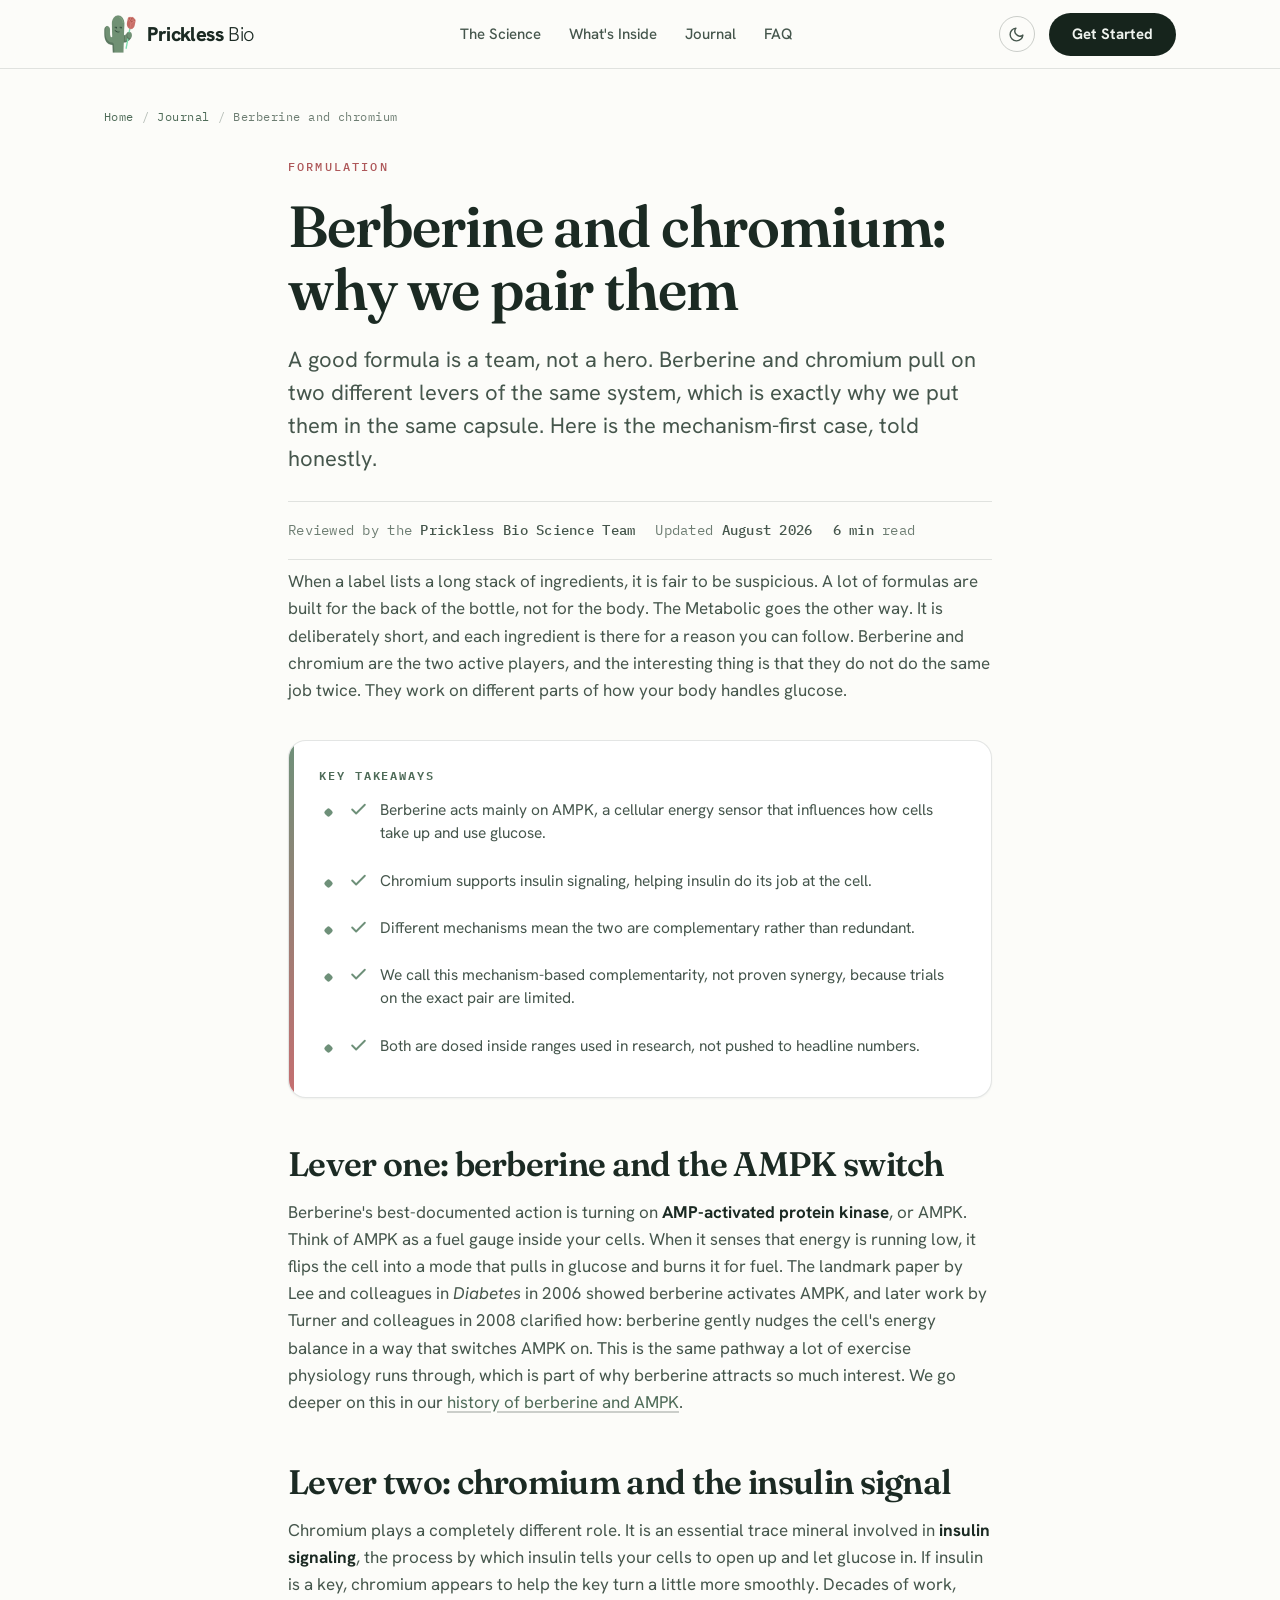
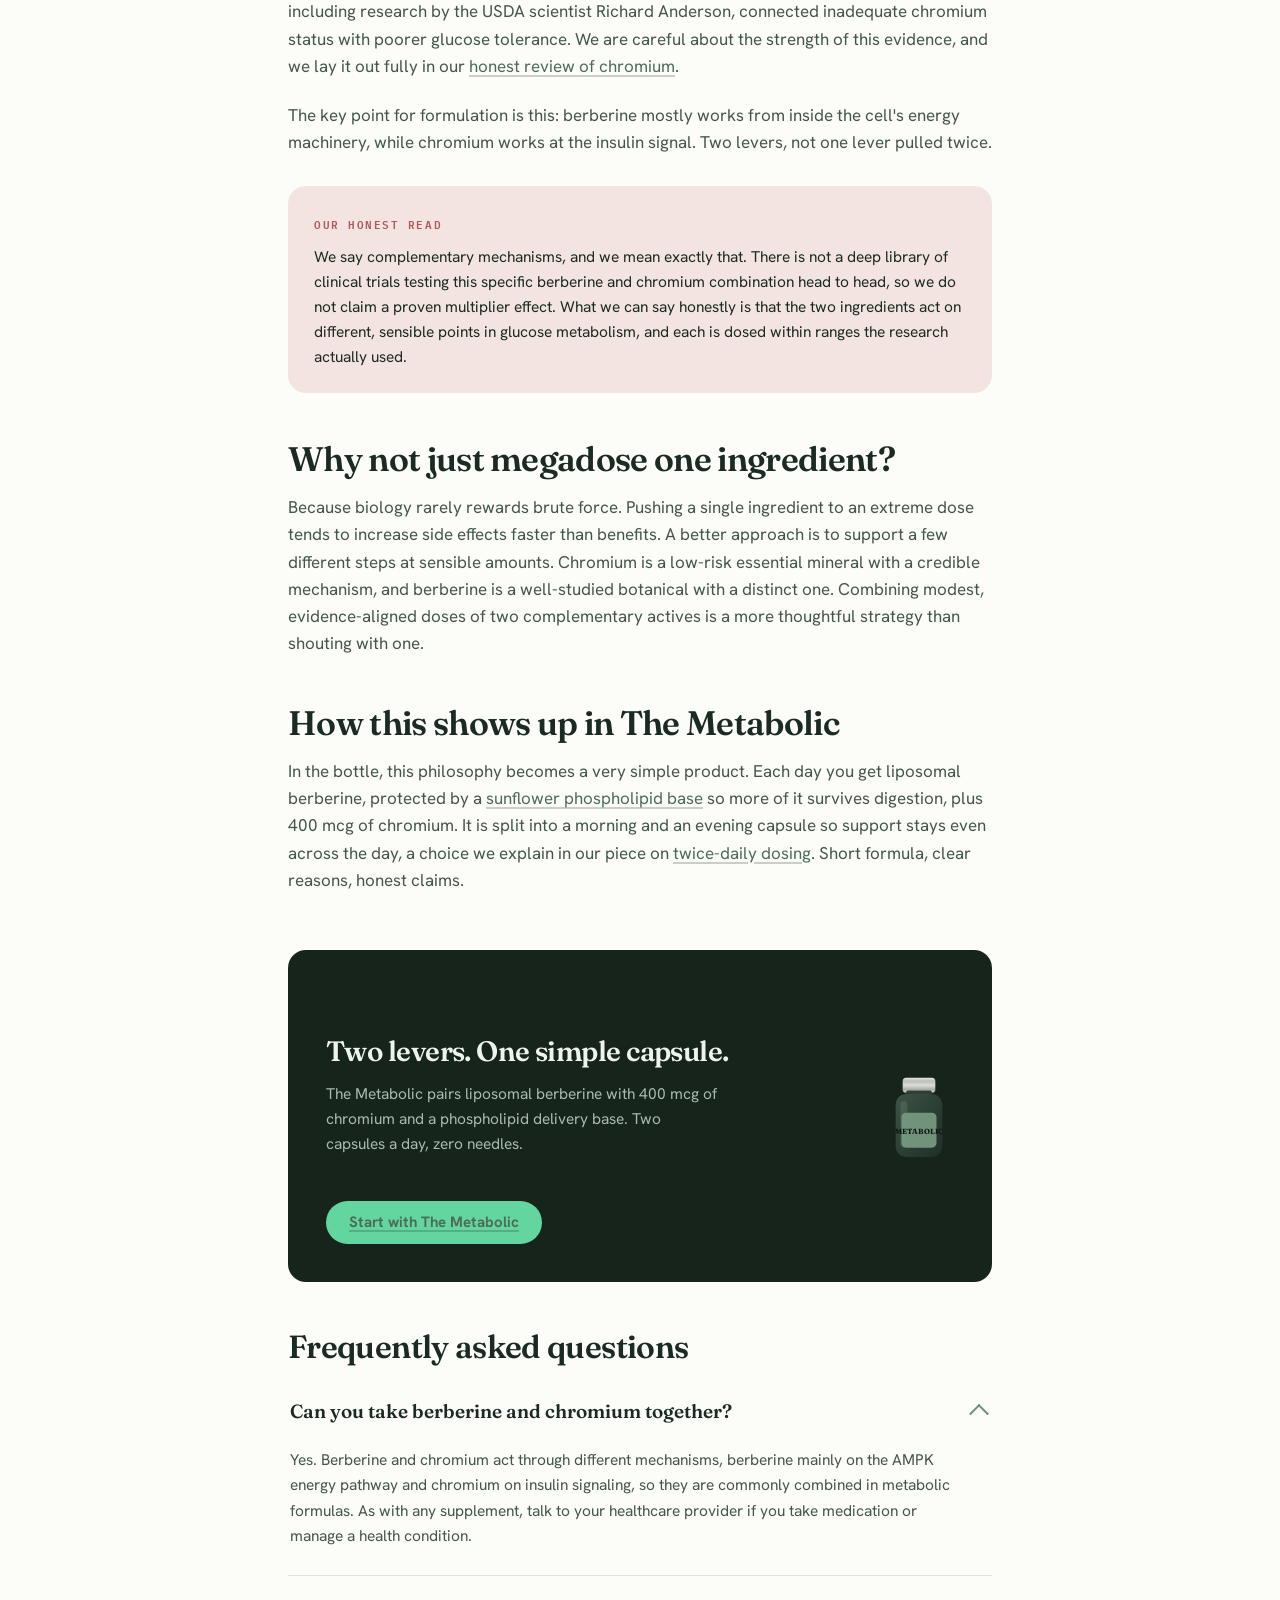
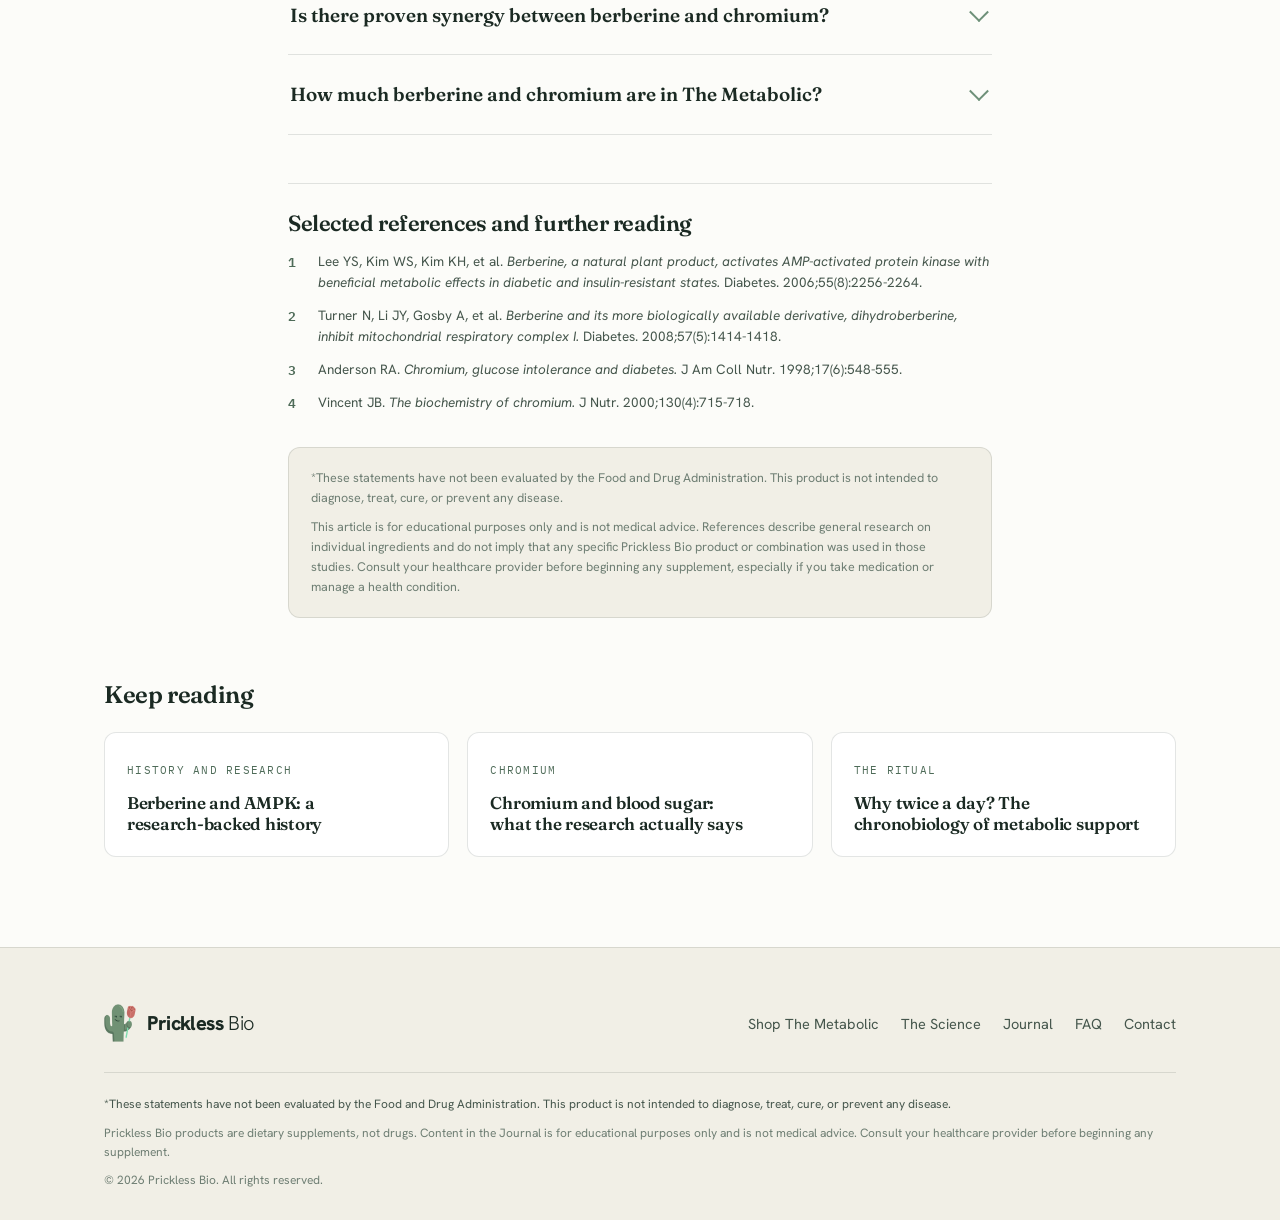
<file: learn/berberine-chromium-synergy.html>
<!doctype html>
<html lang="en">
<head>
<meta charset="utf-8">
<title>Berberine and Chromium: Why We Pair Them</title>
<meta name="viewport" content="width=device-width, initial-scale=1">
<meta name="description" content="Berberine works on the AMPK energy pathway. Chromium supports insulin signaling. Here is the honest, mechanism-first reason The Metabolic combines them, and where the evidence is strong and where it is not.">
<meta name="keywords" content="berberine and chromium together, berberine chromium synergy, ampk insulin sensitivity, metabolic supplement stack, berberine chromium picolinate, blood sugar supplement combination">
<link rel="canonical" href="https://pricklessbio.com/learn/berberine-chromium-synergy.html">
<meta name="robots" content="index, follow, max-image-preview:large">
<meta name="theme-color" content="#16241C">
<meta property="og:type" content="article">
<meta property="og:site_name" content="Prickless Bio">
<meta property="og:title" content="Berberine and Chromium: Why We Pair Them">
<meta property="og:description" content="Two different levers on the same system. The mechanism-first case for combining berberine and chromium, told honestly.">
<meta property="og:url" content="https://pricklessbio.com/learn/berberine-chromium-synergy.html">
<meta property="og:image" content="https://pricklessbio.com/og-image.png">
<meta name="twitter:card" content="summary_large_image">
<link rel="icon" href="../assets/logo.svg" type="image/svg+xml">
<link rel="preconnect" href="https://fonts.googleapis.com">
<link rel="preconnect" href="https://fonts.gstatic.com" crossorigin>
<link rel="stylesheet" href="https://fonts.googleapis.com/css2?family=Fraunces:ital,opsz,wght@0,9..144,400;0,9..144,500;0,9..144,600;0,9..144,700;1,9..144,400&family=Hanken+Grotesk:wght@400;500;600;700;800&family=IBM+Plex+Mono:wght@400;500;600&display=swap">
<link rel="stylesheet" href="../assets/prickless.css">
<script type="application/ld+json">
{
  "@context":"https://schema.org",
  "@graph":[
    {
      "@type":"Article",
      "headline":"Berberine and chromium: why we pair them",
      "description":"A mechanism-first, honest look at why The Metabolic combines berberine and chromium, including where the evidence is strong and where it is limited.",
      "image":"https://pricklessbio.com/og-image.png",
      "author":{"@type":"Organization","name":"Prickless Bio"},
      "publisher":{"@type":"Organization","name":"Prickless Bio","logo":{"@type":"ImageObject","url":"https://pricklessbio.com/logo.png"}},
      "datePublished":"2026-08-28",
      "dateModified":"2026-08-28",
      "articleSection":"Formulation",
      "keywords":"berberine and chromium together, ampk, insulin sensitivity, metabolic supplement stack",
      "mainEntityOfPage":"https://pricklessbio.com/learn/berberine-chromium-synergy.html"
    },
    {"@type":"BreadcrumbList","itemListElement":[
      {"@type":"ListItem","position":1,"name":"Home","item":"https://pricklessbio.com/"},
      {"@type":"ListItem","position":2,"name":"Journal","item":"https://pricklessbio.com/learn/"},
      {"@type":"ListItem","position":3,"name":"Berberine and chromium","item":"https://pricklessbio.com/learn/berberine-chromium-synergy.html"}
    ]},
    {"@type":"FAQPage","mainEntity":[
      {"@type":"Question","name":"Can you take berberine and chromium together?","acceptedAnswer":{"@type":"Answer","text":"Yes. Berberine and chromium act through different mechanisms, berberine mainly on the AMPK energy pathway and chromium on insulin signaling, so they are commonly combined in metabolic formulas. As with any supplement, talk to your healthcare provider if you take medication or manage a health condition."}},
      {"@type":"Question","name":"Is there proven synergy between berberine and chromium?","acceptedAnswer":{"@type":"Answer","text":"Each ingredient has its own research, and their mechanisms are complementary, which is the rationale for pairing them. There is not a large body of trials on this exact combination, so we describe it as mechanism-based complementarity rather than proven synergy."}},
      {"@type":"Question","name":"How much berberine and chromium are in The Metabolic?","acceptedAnswer":{"@type":"Answer","text":"The Metabolic provides liposomal berberine and 400 mcg of chromium per day, split across a morning and evening capsule, with a sunflower phospholipid base for absorption."}}
    ]}
  ]
}
</script>
</head>
<body>

<header class="nav">
  <div class="wrap nav-in">
    <a class="brand" href="../index.html" aria-label="Prickless Bio home">
      <img src="../assets/logo.png" alt=""><span class="wordmark"><b>Prickless</b> <span>Bio</span></span>
    </a>
    <nav class="nav-links" aria-label="Primary">
      <a href="../science.html">The Science</a>
      <a href="../the-metabolic.html">What's Inside</a>
      <a href="index.html">Journal</a>
      <a href="../the-metabolic.html#faq">FAQ</a>
    </nav>
    <div class="nav-right">
      <button class="theme-toggle" id="themeBtn" aria-label="Toggle dark mode" title="Toggle theme"><svg id="themeIcon" viewBox="0 0 24 24" fill="none" stroke="currentColor" stroke-width="2" stroke-linecap="round" stroke-linejoin="round"></svg></button>
      <a href="../the-metabolic.html#pricing" class="btn btn-primary">Get Started</a>
    </div>
  </div>
</header>

<main>
<article class="article">
  <div class="wrap">
    <nav class="breadcrumb" aria-label="Breadcrumb">
      <a href="../index.html">Home</a><span class="sep">/</span>
      <a href="index.html">Journal</a><span class="sep">/</span>
      <span>Berberine and chromium</span>
    </nav>

    <header class="art-head">
      <span class="cat">Formulation</span>
      <h1>Berberine and chromium: why we pair them</h1>
      <p class="standfirst">A good formula is a team, not a hero. Berberine and chromium pull on two different levers of the same system, which is exactly why we put them in the same capsule. Here is the mechanism-first case, told honestly.</p>
      <div class="art-meta">
        <span>Reviewed by the <b>Prickless Bio Science Team</b></span>
        <span>Updated <b>August 2026</b></span>
        <span><b>6 min</b> read</span>
      </div>
    </header>

    <div class="prose">
      <p>When a label lists a long stack of ingredients, it is fair to be suspicious. A lot of formulas are built for the back of the bottle, not for the body. The Metabolic goes the other way. It is deliberately short, and each ingredient is there for a reason you can follow. Berberine and chromium are the two active players, and the interesting thing is that they do not do the same job twice. They work on different parts of how your body handles glucose.</p>

      <div class="takeaways">
        <h2>Key takeaways</h2>
        <ul>
          <li><svg viewBox="0 0 24 24" fill="none" stroke="currentColor" stroke-width="2.4" stroke-linecap="round" stroke-linejoin="round"><path d="M20 6L9 17l-5-5"/></svg>Berberine acts mainly on AMPK, a cellular energy sensor that influences how cells take up and use glucose.</li>
          <li><svg viewBox="0 0 24 24" fill="none" stroke="currentColor" stroke-width="2.4" stroke-linecap="round" stroke-linejoin="round"><path d="M20 6L9 17l-5-5"/></svg>Chromium supports insulin signaling, helping insulin do its job at the cell.</li>
          <li><svg viewBox="0 0 24 24" fill="none" stroke="currentColor" stroke-width="2.4" stroke-linecap="round" stroke-linejoin="round"><path d="M20 6L9 17l-5-5"/></svg>Different mechanisms mean the two are complementary rather than redundant.</li>
          <li><svg viewBox="0 0 24 24" fill="none" stroke="currentColor" stroke-width="2.4" stroke-linecap="round" stroke-linejoin="round"><path d="M20 6L9 17l-5-5"/></svg>We call this mechanism-based complementarity, not proven synergy, because trials on the exact pair are limited.</li>
          <li><svg viewBox="0 0 24 24" fill="none" stroke="currentColor" stroke-width="2.4" stroke-linecap="round" stroke-linejoin="round"><path d="M20 6L9 17l-5-5"/></svg>Both are dosed inside ranges used in research, not pushed to headline numbers.</li>
        </ul>
      </div>

      <h2>Lever one: berberine and the AMPK switch</h2>
      <p>Berberine's best-documented action is turning on <strong>AMP-activated protein kinase</strong>, or AMPK. Think of AMPK as a fuel gauge inside your cells. When it senses that energy is running low, it flips the cell into a mode that pulls in glucose and burns it for fuel. The landmark paper by Lee and colleagues in <em>Diabetes</em> in 2006 showed berberine activates AMPK, and later work by Turner and colleagues in 2008 clarified how: berberine gently nudges the cell's energy balance in a way that switches AMPK on. This is the same pathway a lot of exercise physiology runs through, which is part of why berberine attracts so much interest. We go deeper on this in our <a href="berberine-ampk-history.html">history of berberine and AMPK</a>.</p>

      <h2>Lever two: chromium and the insulin signal</h2>
      <p>Chromium plays a completely different role. It is an essential trace mineral involved in <strong>insulin signaling</strong>, the process by which insulin tells your cells to open up and let glucose in. If insulin is a key, chromium appears to help the key turn a little more smoothly. Decades of work, including research by the USDA scientist Richard Anderson, connected inadequate chromium status with poorer glucose tolerance. We are careful about the strength of this evidence, and we lay it out fully in our <a href="chromium-blood-sugar-evidence.html">honest review of chromium</a>.</p>
      <p>The key point for formulation is this: berberine mostly works from inside the cell's energy machinery, while chromium works at the insulin signal. Two levers, not one lever pulled twice.</p>

      <div class="callout honest">
        <span class="k">Our honest read</span>
        <p>We say complementary mechanisms, and we mean exactly that. There is not a deep library of clinical trials testing this specific berberine and chromium combination head to head, so we do not claim a proven multiplier effect. What we can say honestly is that the two ingredients act on different, sensible points in glucose metabolism, and each is dosed within ranges the research actually used.</p>
      </div>

      <h2>Why not just megadose one ingredient?</h2>
      <p>Because biology rarely rewards brute force. Pushing a single ingredient to an extreme dose tends to increase side effects faster than benefits. A better approach is to support a few different steps at sensible amounts. Chromium is a low-risk essential mineral with a credible mechanism, and berberine is a well-studied botanical with a distinct one. Combining modest, evidence-aligned doses of two complementary actives is a more thoughtful strategy than shouting with one.</p>

      <h2>How this shows up in The Metabolic</h2>
      <p>In the bottle, this philosophy becomes a very simple product. Each day you get liposomal berberine, protected by a <a href="sunflower-lecithin-phospholipids.html">sunflower phospholipid base</a> so more of it survives digestion, plus 400 mcg of chromium. It is split into a morning and an evening capsule so support stays even across the day, a choice we explain in our piece on <a href="am-pm-dosing-24-hour-shield.html">twice-daily dosing</a>. Short formula, clear reasons, honest claims.</p>

      <div class="pcta">
        <div>
          <h2>Two levers. One simple capsule.</h2>
          <p>The Metabolic pairs liposomal berberine with 400 mcg of chromium and a phospholipid delivery base. Two capsules a day, zero needles.</p>
          <a href="../the-metabolic.html#pricing" class="btn btn-onpine" style="margin-top:22px">Start with The Metabolic</a>
        </div>
        <svg class="jar" viewBox="0 0 60 74" aria-hidden="true"><use href="#jarmini"/></svg>
      </div>

      <div class="afaq">
        <h2>Frequently asked questions</h2>
        <details open><summary>Can you take berberine and chromium together?</summary><div class="a">Yes. Berberine and chromium act through different mechanisms, berberine mainly on the AMPK energy pathway and chromium on insulin signaling, so they are commonly combined in metabolic formulas. As with any supplement, talk to your healthcare provider if you take medication or manage a health condition.</div></details>
        <details><summary>Is there proven synergy between berberine and chromium?</summary><div class="a">Each ingredient has its own research, and their mechanisms are complementary, which is the rationale for pairing them. There is not a large body of trials on this exact combination, so we describe it as mechanism-based complementarity rather than proven synergy.</div></details>
        <details><summary>How much berberine and chromium are in The Metabolic?</summary><div class="a">The Metabolic provides liposomal berberine and 400 mcg of chromium per day, split across a morning and evening capsule, with a sunflower phospholipid base for absorption.</div></details>
      </div>

      <div class="refs">
        <h2>Selected references and further reading</h2>
        <ol>
          <li>Lee YS, Kim WS, Kim KH, et al. <cite>Berberine, a natural plant product, activates AMP-activated protein kinase with beneficial metabolic effects in diabetic and insulin-resistant states.</cite> Diabetes. 2006;55(8):2256-2264.</li>
          <li>Turner N, Li JY, Gosby A, et al. <cite>Berberine and its more biologically available derivative, dihydroberberine, inhibit mitochondrial respiratory complex I.</cite> Diabetes. 2008;57(5):1414-1418.</li>
          <li>Anderson RA. <cite>Chromium, glucose intolerance and diabetes.</cite> J Am Coll Nutr. 1998;17(6):548-555.</li>
          <li>Vincent JB. <cite>The biochemistry of chromium.</cite> J Nutr. 2000;130(4):715-718.</li>
        </ol>
      </div>

      <div class="med-disclaimer">
        <p class="star">*These statements have not been evaluated by the Food and Drug Administration. This product is not intended to diagnose, treat, cure, or prevent any disease.</p>
        <p>This article is for educational purposes only and is not medical advice. References describe general research on individual ingredients and do not imply that any specific Prickless Bio product or combination was used in those studies. Consult your healthcare provider before beginning any supplement, especially if you take medication or manage a health condition.</p>
      </div>
    </div>
  </div>

  <section class="related">
    <h2>Keep reading</h2>
    <div class="wrap"><div class="rel-grid">
      <a href="berberine-ampk-history.html"><span class="cat">History and Research</span><h3>Berberine and AMPK: a research-backed history</h3></a>
      <a href="chromium-blood-sugar-evidence.html"><span class="cat">Chromium</span><h3>Chromium and blood sugar: what the research actually says</h3></a>
      <a href="am-pm-dosing-24-hour-shield.html"><span class="cat">The Ritual</span><h3>Why twice a day? The chronobiology of metabolic support</h3></a>
    </div></div>
  </section>
</article>
</main>

<footer>
  <div class="wrap">
    <div class="foot-in">
      <a class="brand" href="../index.html" aria-label="Prickless Bio home"><img src="../assets/logo.png" alt=""><span class="wordmark"><b>Prickless</b> <span>Bio</span></span></a>
      <div class="foot-links">
        <a href="../the-metabolic.html#pricing">Shop The Metabolic</a>
        <a href="../science.html">The Science</a>
        <a href="index.html">Journal</a>
        <a href="../the-metabolic.html#faq">FAQ</a>
        <a href="mailto:hello@pricklessbio.com">Contact</a>
      </div>
    </div>
    <div class="foot-disclaimer">
      <p class="star">*These statements have not been evaluated by the Food and Drug Administration. This product is not intended to diagnose, treat, cure, or prevent any disease.</p>
      <p>Prickless Bio products are dietary supplements, not drugs. Content in the Journal is for educational purposes only and is not medical advice. Consult your healthcare provider before beginning any supplement.</p>
      <p>&copy; <span id="yr"></span> Prickless Bio. All rights reserved.</p>
    </div>
  </div>
</footer>

<svg width="0" height="0" style="position:absolute" aria-hidden="true"><defs>
  <linearGradient id="metalLid" x1="0" y1="0" x2="0" y2="1"><stop offset="0%" stop-color="#e7e9e6"/><stop offset="22%" stop-color="#b9beb8"/><stop offset="50%" stop-color="#d9ddd7"/><stop offset="78%" stop-color="#a9afa8"/><stop offset="100%" stop-color="#cfd3cd"/></linearGradient>
  <linearGradient id="glass" x1="0" y1="0" x2="1" y2="1"><stop offset="0%" stop-color="#3c5545"/><stop offset="50%" stop-color="#2c4035"/><stop offset="100%" stop-color="#1f2f27"/></linearGradient>
  <g id="jarmini">
    <rect x="16" y="4" width="28" height="13" rx="3" fill="url(#metalLid)"/>
    <rect x="19" y="15" width="22" height="5" rx="1.5" fill="#2c4035"/>
    <rect x="10" y="18" width="40" height="54" rx="9" fill="url(#glass)"/>
    <rect x="14" y="24" width="6" height="40" rx="3" fill="#ffffff" opacity=".10"/>
    <rect x="15" y="34" width="30" height="30" rx="4" fill="#789B82" opacity=".92"/>
    <text x="30" y="52" text-anchor="middle" font-family="Fraunces, serif" font-weight="700" font-size="6.4" fill="#0f1811">METABOLIC</text>
  </g>
</defs></svg>

<script src="../assets/site.js"></script>
</body>
</html>
</file>
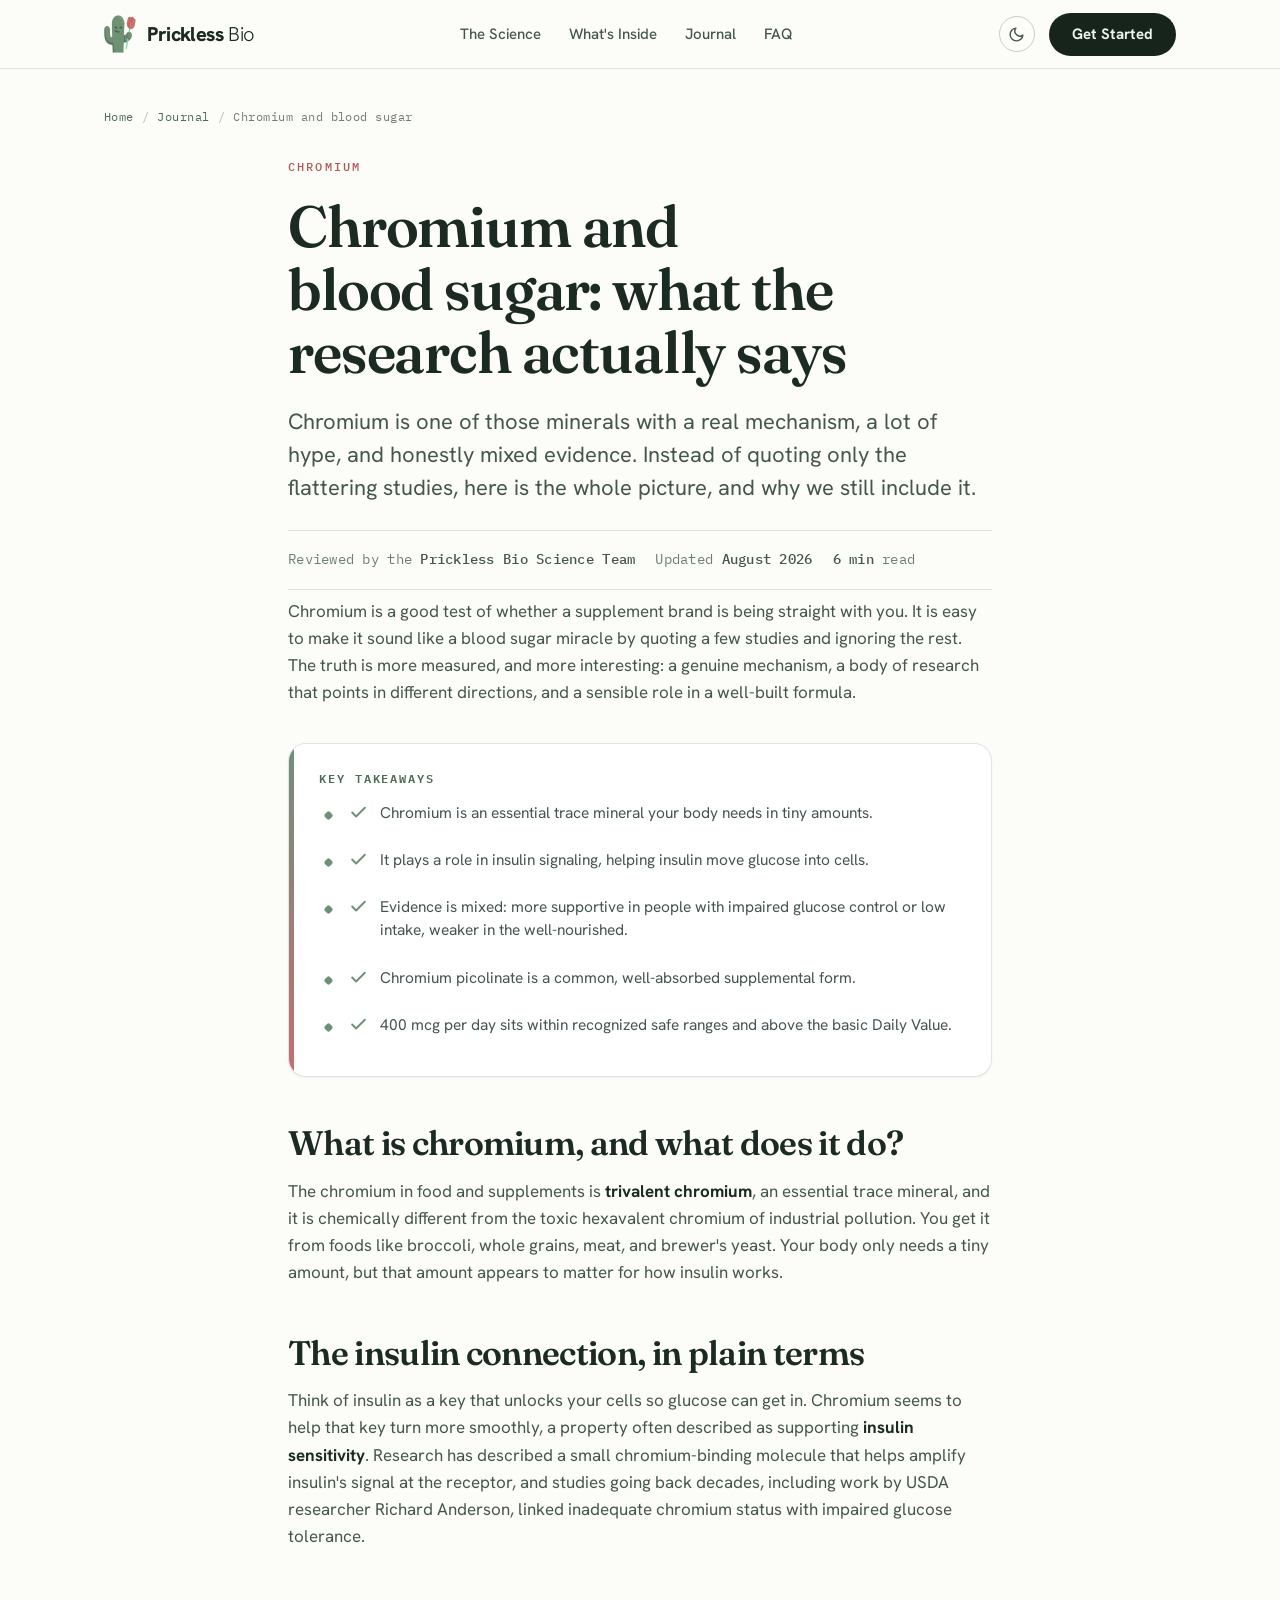
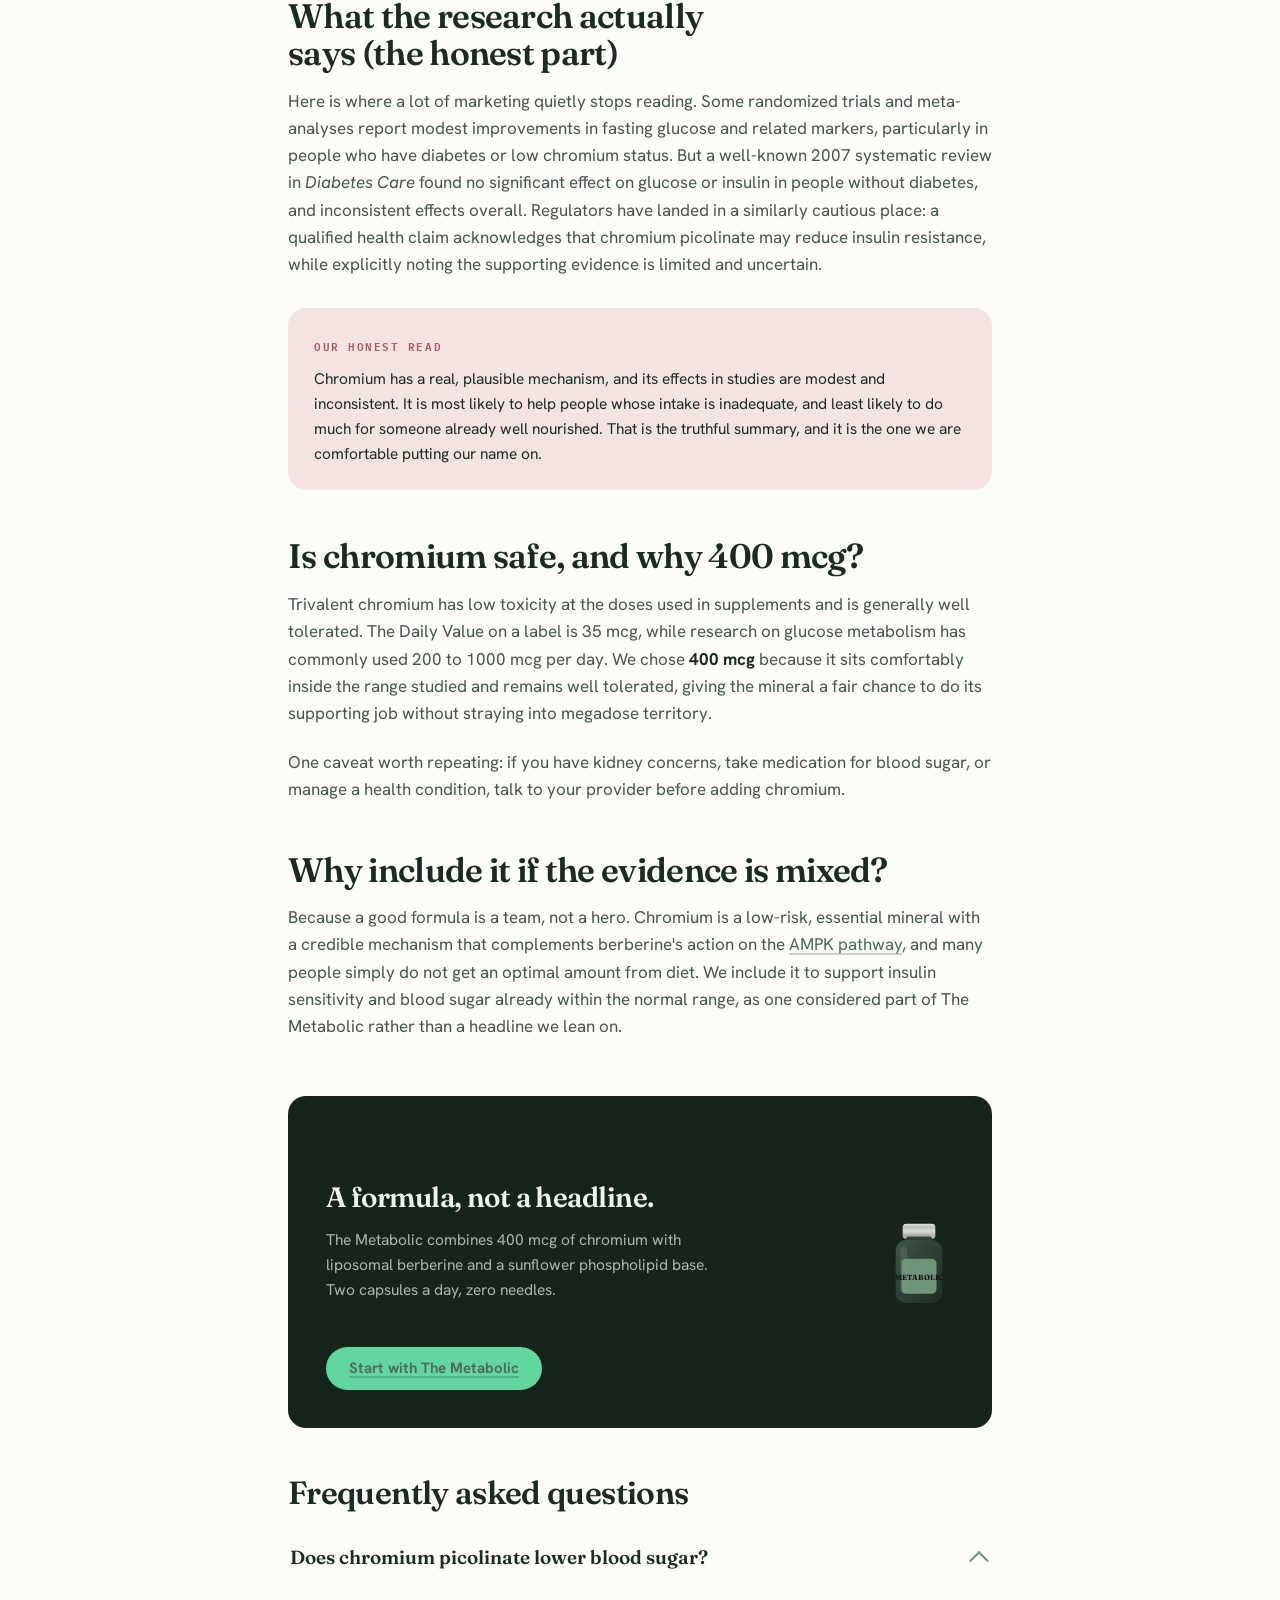
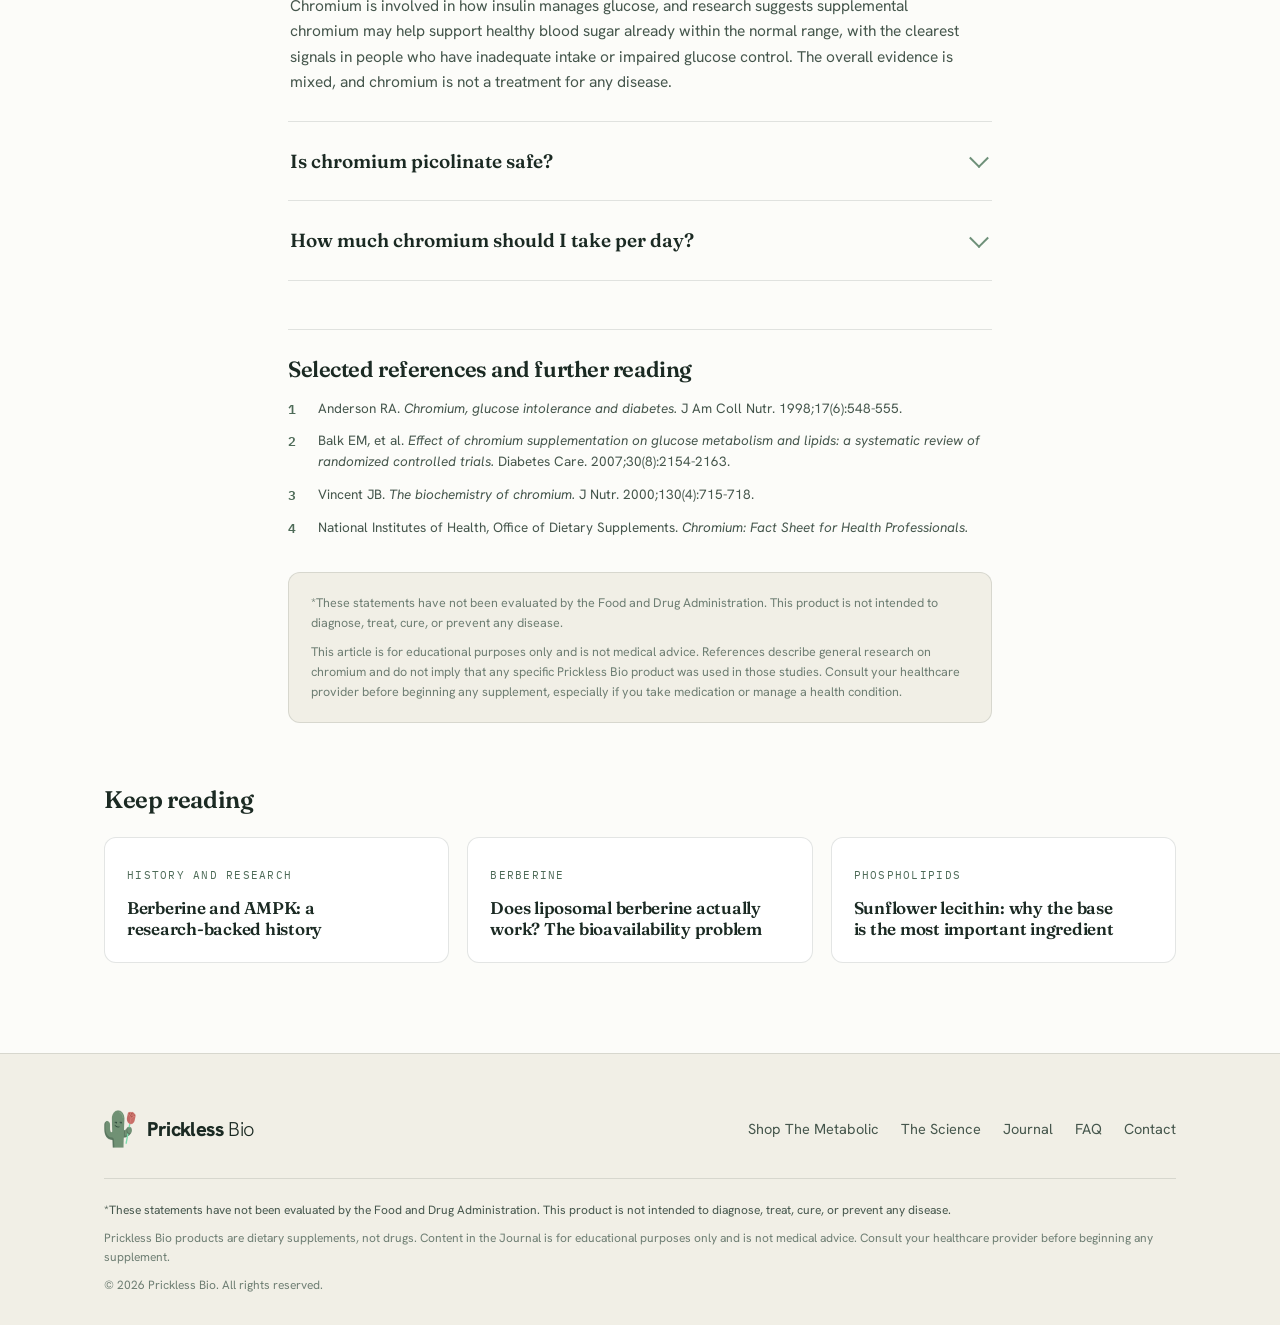
<file: learn/chromium-blood-sugar-evidence.html>
<!doctype html>
<html lang="en">
<head>
<meta charset="utf-8">
<title>Chromium and Blood Sugar: What the Research Actually Says</title>
<meta name="viewport" content="width=device-width, initial-scale=1">
<meta name="description" content="Chromium is an essential mineral with a real role in insulin signaling and genuinely mixed evidence. An honest look at chromium picolinate, blood sugar, and why we dose it at 400 mcg.">
<meta name="keywords" content="chromium picolinate, chromium blood sugar, chromium insulin sensitivity, chromium supplement benefits, does chromium work, chromium dosage">
<link rel="canonical" href="https://pricklessbio.com/learn/chromium-blood-sugar-evidence.html">
<meta name="robots" content="index, follow, max-image-preview:large">
<meta name="theme-color" content="#16241C">
<meta property="og:type" content="article">
<meta property="og:site_name" content="Prickless Bio">
<meta property="og:title" content="Chromium and Blood Sugar: What the Research Actually Says">
<meta property="og:description" content="A real mechanism, a lot of hype, and honestly mixed evidence. The whole picture on chromium and blood sugar.">
<meta property="og:url" content="https://pricklessbio.com/learn/chromium-blood-sugar-evidence.html">
<meta property="og:image" content="https://pricklessbio.com/og-image.png">
<meta name="twitter:card" content="summary_large_image">
<link rel="icon" href="../assets/logo.svg" type="image/svg+xml">
<link rel="preconnect" href="https://fonts.googleapis.com">
<link rel="preconnect" href="https://fonts.gstatic.com" crossorigin>
<link rel="stylesheet" href="https://fonts.googleapis.com/css2?family=Fraunces:ital,opsz,wght@0,9..144,400;0,9..144,500;0,9..144,600;0,9..144,700;1,9..144,400&family=Hanken+Grotesk:wght@400;500;600;700;800&family=IBM+Plex+Mono:wght@400;500;600&display=swap">
<link rel="stylesheet" href="../assets/prickless.css">
<script type="application/ld+json">
{
  "@context":"https://schema.org",
  "@graph":[
    {
      "@type":"Article",
      "headline":"Chromium and blood sugar: what the research actually says",
      "description":"An honest, research-backed look at chromium, chromium picolinate, insulin sensitivity, and blood sugar.",
      "image":"https://pricklessbio.com/og-image.png",
      "author":{"@type":"Organization","name":"Prickless Bio"},
      "publisher":{"@type":"Organization","name":"Prickless Bio","logo":{"@type":"ImageObject","url":"https://pricklessbio.com/logo.png"}},
      "datePublished":"2026-08-14",
      "dateModified":"2026-08-27",
      "articleSection":"Chromium",
      "keywords":"chromium picolinate, chromium blood sugar, chromium insulin sensitivity",
      "mainEntityOfPage":"https://pricklessbio.com/learn/chromium-blood-sugar-evidence.html"
    },
    {"@type":"BreadcrumbList","itemListElement":[
      {"@type":"ListItem","position":1,"name":"Home","item":"https://pricklessbio.com/"},
      {"@type":"ListItem","position":2,"name":"Journal","item":"https://pricklessbio.com/learn/"},
      {"@type":"ListItem","position":3,"name":"Chromium and blood sugar","item":"https://pricklessbio.com/learn/chromium-blood-sugar-evidence.html"}
    ]},
    {"@type":"FAQPage","mainEntity":[
      {"@type":"Question","name":"Does chromium picolinate lower blood sugar?","acceptedAnswer":{"@type":"Answer","text":"Chromium is involved in how insulin manages glucose, and research suggests supplemental chromium may help support healthy blood sugar already within the normal range, with the clearest signals in people who have inadequate intake or impaired glucose control. The overall evidence is mixed, and chromium is not a treatment for any disease."}},
      {"@type":"Question","name":"Is chromium picolinate safe?","acceptedAnswer":{"@type":"Answer","text":"Trivalent chromium, the form used in supplements, is generally well tolerated at typical supplemental doses and has low toxicity. If you have kidney concerns, take diabetes medication, or manage a health condition, talk to your healthcare provider before supplementing."}},
      {"@type":"Question","name":"How much chromium should I take per day?","acceptedAnswer":{"@type":"Answer","text":"The Daily Value for chromium is 35 mcg, while research on glucose metabolism has often used doses from about 200 to 1000 mcg. The Metabolic provides 400 mcg per day, comfortably within ranges used in studies and generally well tolerated."}}
    ]}
  ]
}
</script>
</head>
<body>

<header class="nav">
  <div class="wrap nav-in">
    <a class="brand" href="../index.html" aria-label="Prickless Bio home">
      <img src="../assets/logo.png" alt=""><span class="wordmark"><b>Prickless</b> <span>Bio</span></span>
    </a>
    <nav class="nav-links" aria-label="Primary">
      <a href="../science.html">The Science</a>
      <a href="../the-metabolic.html">What's Inside</a>
      <a href="index.html">Journal</a>
      <a href="../the-metabolic.html#faq">FAQ</a>
    </nav>
    <div class="nav-right">
      <button class="theme-toggle" id="themeBtn" aria-label="Toggle dark mode" title="Toggle theme"><svg id="themeIcon" viewBox="0 0 24 24" fill="none" stroke="currentColor" stroke-width="2" stroke-linecap="round" stroke-linejoin="round"></svg></button>
      <a href="../the-metabolic.html#pricing" class="btn btn-primary">Get Started</a>
    </div>
  </div>
</header>

<main>
<article class="article">
  <div class="wrap">
    <nav class="breadcrumb" aria-label="Breadcrumb">
      <a href="../index.html">Home</a><span class="sep">/</span>
      <a href="index.html">Journal</a><span class="sep">/</span>
      <span>Chromium and blood sugar</span>
    </nav>

    <header class="art-head">
      <span class="cat">Chromium</span>
      <h1>Chromium and blood sugar: what the research actually says</h1>
      <p class="standfirst">Chromium is one of those minerals with a real mechanism, a lot of hype, and honestly mixed evidence. Instead of quoting only the flattering studies, here is the whole picture, and why we still include it.</p>
      <div class="art-meta">
        <span>Reviewed by the <b>Prickless Bio Science Team</b></span>
        <span>Updated <b>August 2026</b></span>
        <span><b>6 min</b> read</span>
      </div>
    </header>

    <div class="prose">
      <p>Chromium is a good test of whether a supplement brand is being straight with you. It is easy to make it sound like a blood sugar miracle by quoting a few studies and ignoring the rest. The truth is more measured, and more interesting: a genuine mechanism, a body of research that points in different directions, and a sensible role in a well-built formula.</p>

      <div class="takeaways">
        <h2>Key takeaways</h2>
        <ul>
          <li><svg viewBox="0 0 24 24" fill="none" stroke="currentColor" stroke-width="2.4" stroke-linecap="round" stroke-linejoin="round"><path d="M20 6L9 17l-5-5"/></svg>Chromium is an essential trace mineral your body needs in tiny amounts.</li>
          <li><svg viewBox="0 0 24 24" fill="none" stroke="currentColor" stroke-width="2.4" stroke-linecap="round" stroke-linejoin="round"><path d="M20 6L9 17l-5-5"/></svg>It plays a role in insulin signaling, helping insulin move glucose into cells.</li>
          <li><svg viewBox="0 0 24 24" fill="none" stroke="currentColor" stroke-width="2.4" stroke-linecap="round" stroke-linejoin="round"><path d="M20 6L9 17l-5-5"/></svg>Evidence is mixed: more supportive in people with impaired glucose control or low intake, weaker in the well-nourished.</li>
          <li><svg viewBox="0 0 24 24" fill="none" stroke="currentColor" stroke-width="2.4" stroke-linecap="round" stroke-linejoin="round"><path d="M20 6L9 17l-5-5"/></svg>Chromium picolinate is a common, well-absorbed supplemental form.</li>
          <li><svg viewBox="0 0 24 24" fill="none" stroke="currentColor" stroke-width="2.4" stroke-linecap="round" stroke-linejoin="round"><path d="M20 6L9 17l-5-5"/></svg>400 mcg per day sits within recognized safe ranges and above the basic Daily Value.</li>
        </ul>
      </div>

      <h2>What is chromium, and what does it do?</h2>
      <p>The chromium in food and supplements is <strong>trivalent chromium</strong>, an essential trace mineral, and it is chemically different from the toxic hexavalent chromium of industrial pollution. You get it from foods like broccoli, whole grains, meat, and brewer's yeast. Your body only needs a tiny amount, but that amount appears to matter for how insulin works.</p>

      <h2>The insulin connection, in plain terms</h2>
      <p>Think of insulin as a key that unlocks your cells so glucose can get in. Chromium seems to help that key turn more smoothly, a property often described as supporting <strong>insulin sensitivity</strong>. Research has described a small chromium-binding molecule that helps amplify insulin's signal at the receptor, and studies going back decades, including work by USDA researcher Richard Anderson, linked inadequate chromium status with impaired glucose tolerance.</p>

      <h2>What the research actually says (the honest part)</h2>
      <p>Here is where a lot of marketing quietly stops reading. Some randomized trials and meta-analyses report modest improvements in fasting glucose and related markers, particularly in people who have diabetes or low chromium status. But a well-known 2007 systematic review in <em>Diabetes Care</em> found no significant effect on glucose or insulin in people without diabetes, and inconsistent effects overall. Regulators have landed in a similarly cautious place: a qualified health claim acknowledges that chromium picolinate may reduce insulin resistance, while explicitly noting the supporting evidence is limited and uncertain.</p>
      <div class="callout honest">
        <span class="k">Our honest read</span>
        <p>Chromium has a real, plausible mechanism, and its effects in studies are modest and inconsistent. It is most likely to help people whose intake is inadequate, and least likely to do much for someone already well nourished. That is the truthful summary, and it is the one we are comfortable putting our name on.</p>
      </div>

      <h2>Is chromium safe, and why 400 mcg?</h2>
      <p>Trivalent chromium has low toxicity at the doses used in supplements and is generally well tolerated. The Daily Value on a label is 35 mcg, while research on glucose metabolism has commonly used 200 to 1000 mcg per day. We chose <strong>400 mcg</strong> because it sits comfortably inside the range studied and remains well tolerated, giving the mineral a fair chance to do its supporting job without straying into megadose territory.</p>
      <p>One caveat worth repeating: if you have kidney concerns, take medication for blood sugar, or manage a health condition, talk to your provider before adding chromium.</p>

      <h2>Why include it if the evidence is mixed?</h2>
      <p>Because a good formula is a team, not a hero. Chromium is a low-risk, essential mineral with a credible mechanism that complements berberine's action on the <a href="berberine-ampk-history.html">AMPK pathway</a>, and many people simply do not get an optimal amount from diet. We include it to support insulin sensitivity and blood sugar already within the normal range, as one considered part of The Metabolic rather than a headline we lean on.</p>

      <div class="pcta">
        <div>
          <h2>A formula, not a headline.</h2>
          <p>The Metabolic combines 400 mcg of chromium with liposomal berberine and a sunflower phospholipid base. Two capsules a day, zero needles.</p>
          <a href="../the-metabolic.html#pricing" class="btn btn-onpine" style="margin-top:22px">Start with The Metabolic</a>
        </div>
        <svg class="jar" viewBox="0 0 60 74" aria-hidden="true"><use href="#jarmini"/></svg>
      </div>

      <div class="afaq">
        <h2>Frequently asked questions</h2>
        <details open><summary>Does chromium picolinate lower blood sugar?</summary><div class="a">Chromium is involved in how insulin manages glucose, and research suggests supplemental chromium may help support healthy blood sugar already within the normal range, with the clearest signals in people who have inadequate intake or impaired glucose control. The overall evidence is mixed, and chromium is not a treatment for any disease.</div></details>
        <details><summary>Is chromium picolinate safe?</summary><div class="a">Trivalent chromium, the form used in supplements, is generally well tolerated at typical supplemental doses and has low toxicity. If you have kidney concerns, take diabetes medication, or manage a health condition, talk to your healthcare provider before supplementing.</div></details>
        <details><summary>How much chromium should I take per day?</summary><div class="a">The Daily Value for chromium is 35 mcg, while research on glucose metabolism has often used doses from about 200 to 1000 mcg. The Metabolic provides 400 mcg per day, comfortably within ranges used in studies and generally well tolerated.</div></details>
      </div>

      <div class="refs">
        <h2>Selected references and further reading</h2>
        <ol>
          <li>Anderson RA. <cite>Chromium, glucose intolerance and diabetes.</cite> J Am Coll Nutr. 1998;17(6):548-555.</li>
          <li>Balk EM, et al. <cite>Effect of chromium supplementation on glucose metabolism and lipids: a systematic review of randomized controlled trials.</cite> Diabetes Care. 2007;30(8):2154-2163.</li>
          <li>Vincent JB. <cite>The biochemistry of chromium.</cite> J Nutr. 2000;130(4):715-718.</li>
          <li>National Institutes of Health, Office of Dietary Supplements. <cite>Chromium: Fact Sheet for Health Professionals.</cite></li>
        </ol>
      </div>

      <div class="med-disclaimer">
        <p class="star">*These statements have not been evaluated by the Food and Drug Administration. This product is not intended to diagnose, treat, cure, or prevent any disease.</p>
        <p>This article is for educational purposes only and is not medical advice. References describe general research on chromium and do not imply that any specific Prickless Bio product was used in those studies. Consult your healthcare provider before beginning any supplement, especially if you take medication or manage a health condition.</p>
      </div>
    </div>
  </div>

  <section class="related">
    <h2>Keep reading</h2>
    <div class="wrap"><div class="rel-grid">
      <a href="berberine-ampk-history.html"><span class="cat">History and Research</span><h3>Berberine and AMPK: a research-backed history</h3></a>
      <a href="liposomal-berberine-bioavailability.html"><span class="cat">Berberine</span><h3>Does liposomal berberine actually work? The bioavailability problem</h3></a>
      <a href="sunflower-lecithin-phospholipids.html"><span class="cat">Phospholipids</span><h3>Sunflower lecithin: why the base is the most important ingredient</h3></a>
    </div></div>
  </section>
</article>
</main>

<footer>
  <div class="wrap">
    <div class="foot-in">
      <a class="brand" href="../index.html" aria-label="Prickless Bio home"><img src="../assets/logo.png" alt=""><span class="wordmark"><b>Prickless</b> <span>Bio</span></span></a>
      <div class="foot-links">
        <a href="../the-metabolic.html#pricing">Shop The Metabolic</a>
        <a href="../science.html">The Science</a>
        <a href="index.html">Journal</a>
        <a href="../the-metabolic.html#faq">FAQ</a>
        <a href="mailto:hello@pricklessbio.com">Contact</a>
      </div>
    </div>
    <div class="foot-disclaimer">
      <p class="star">*These statements have not been evaluated by the Food and Drug Administration. This product is not intended to diagnose, treat, cure, or prevent any disease.</p>
      <p>Prickless Bio products are dietary supplements, not drugs. Content in the Journal is for educational purposes only and is not medical advice. Consult your healthcare provider before beginning any supplement.</p>
      <p>&copy; <span id="yr"></span> Prickless Bio. All rights reserved.</p>
    </div>
  </div>
</footer>

<svg width="0" height="0" style="position:absolute" aria-hidden="true"><defs>
  <linearGradient id="metalLid" x1="0" y1="0" x2="0" y2="1"><stop offset="0%" stop-color="#e7e9e6"/><stop offset="22%" stop-color="#b9beb8"/><stop offset="50%" stop-color="#d9ddd7"/><stop offset="78%" stop-color="#a9afa8"/><stop offset="100%" stop-color="#cfd3cd"/></linearGradient>
  <linearGradient id="glass" x1="0" y1="0" x2="1" y2="1"><stop offset="0%" stop-color="#3c5545"/><stop offset="50%" stop-color="#2c4035"/><stop offset="100%" stop-color="#1f2f27"/></linearGradient>
  <g id="jarmini">
    <rect x="16" y="4" width="28" height="13" rx="3" fill="url(#metalLid)"/>
    <rect x="19" y="15" width="22" height="5" rx="1.5" fill="#2c4035"/>
    <rect x="10" y="18" width="40" height="54" rx="9" fill="url(#glass)"/>
    <rect x="14" y="24" width="6" height="40" rx="3" fill="#ffffff" opacity=".10"/>
    <rect x="15" y="34" width="30" height="30" rx="4" fill="#789B82" opacity=".92"/>
    <text x="30" y="52" text-anchor="middle" font-family="Fraunces, serif" font-weight="700" font-size="6.4" fill="#0f1811">METABOLIC</text>
  </g>
</defs></svg>

<script src="../assets/site.js"></script>
</body>
</html>
</file>
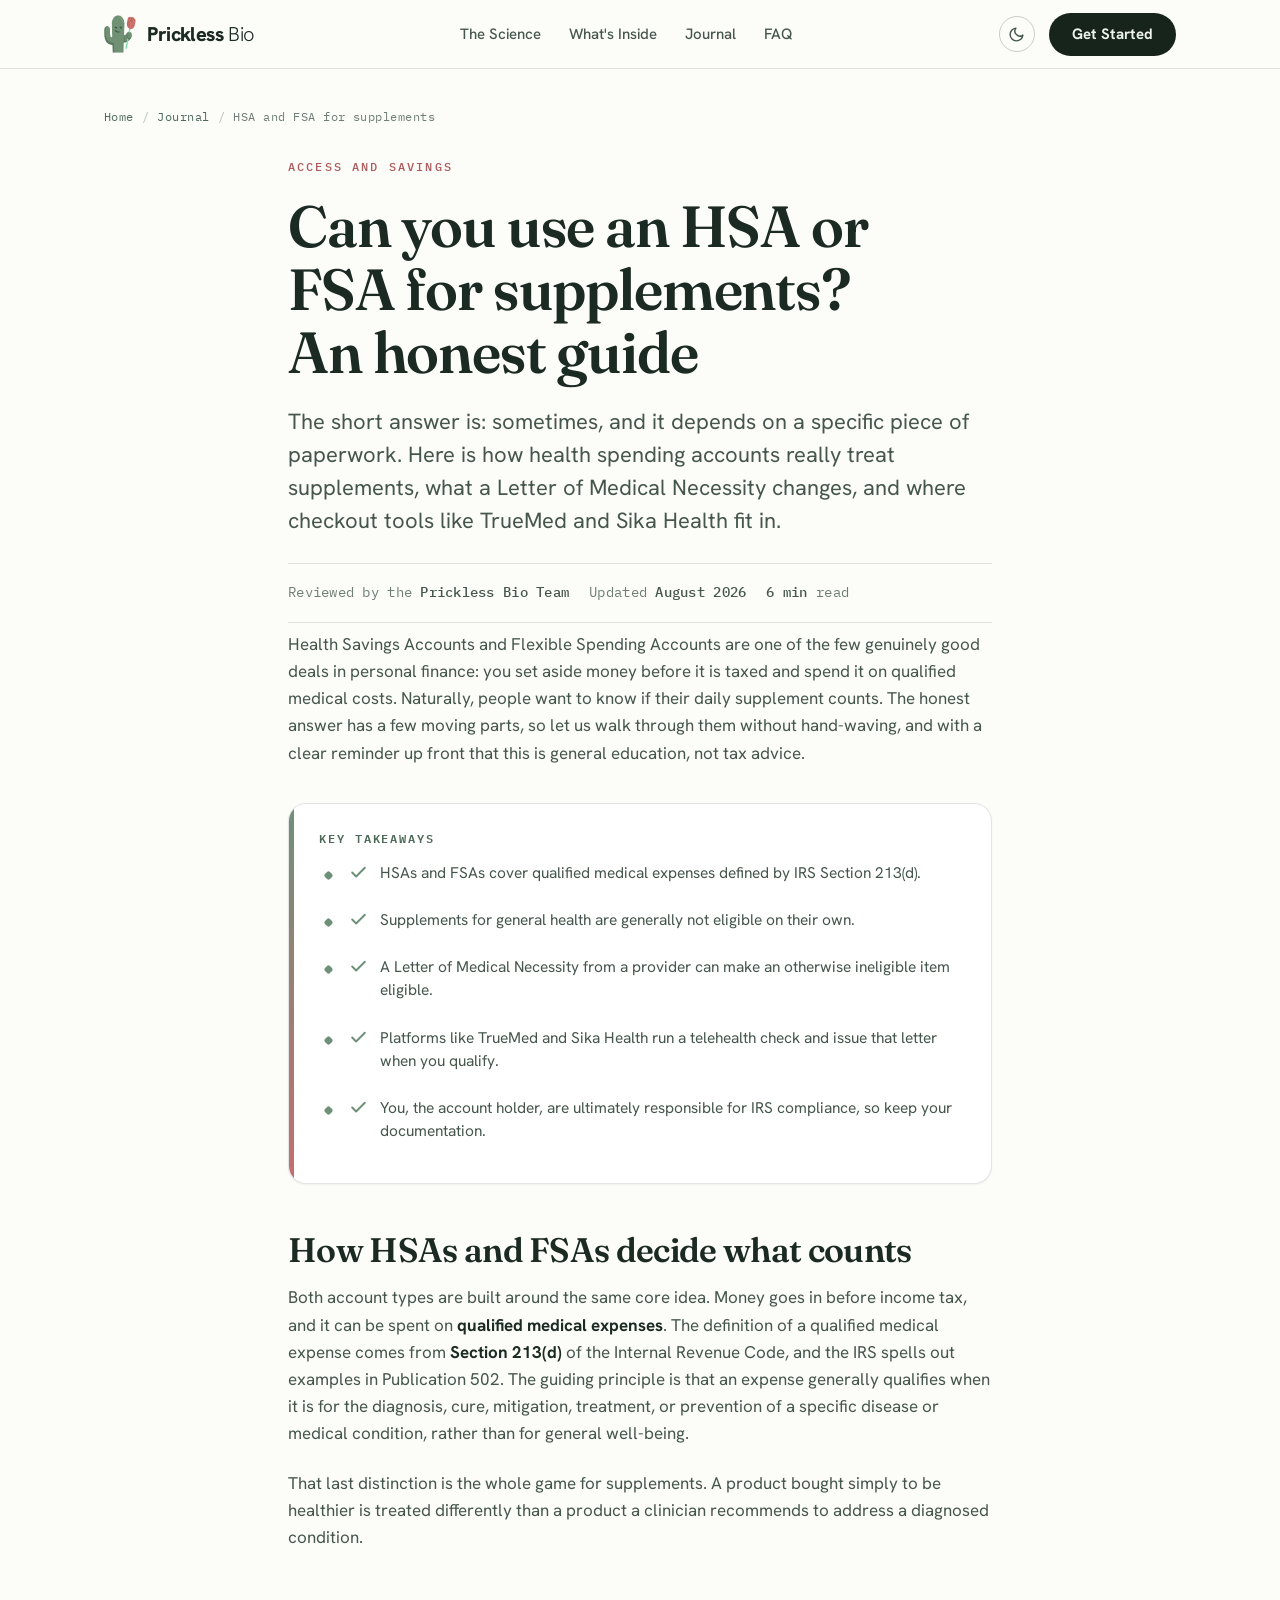
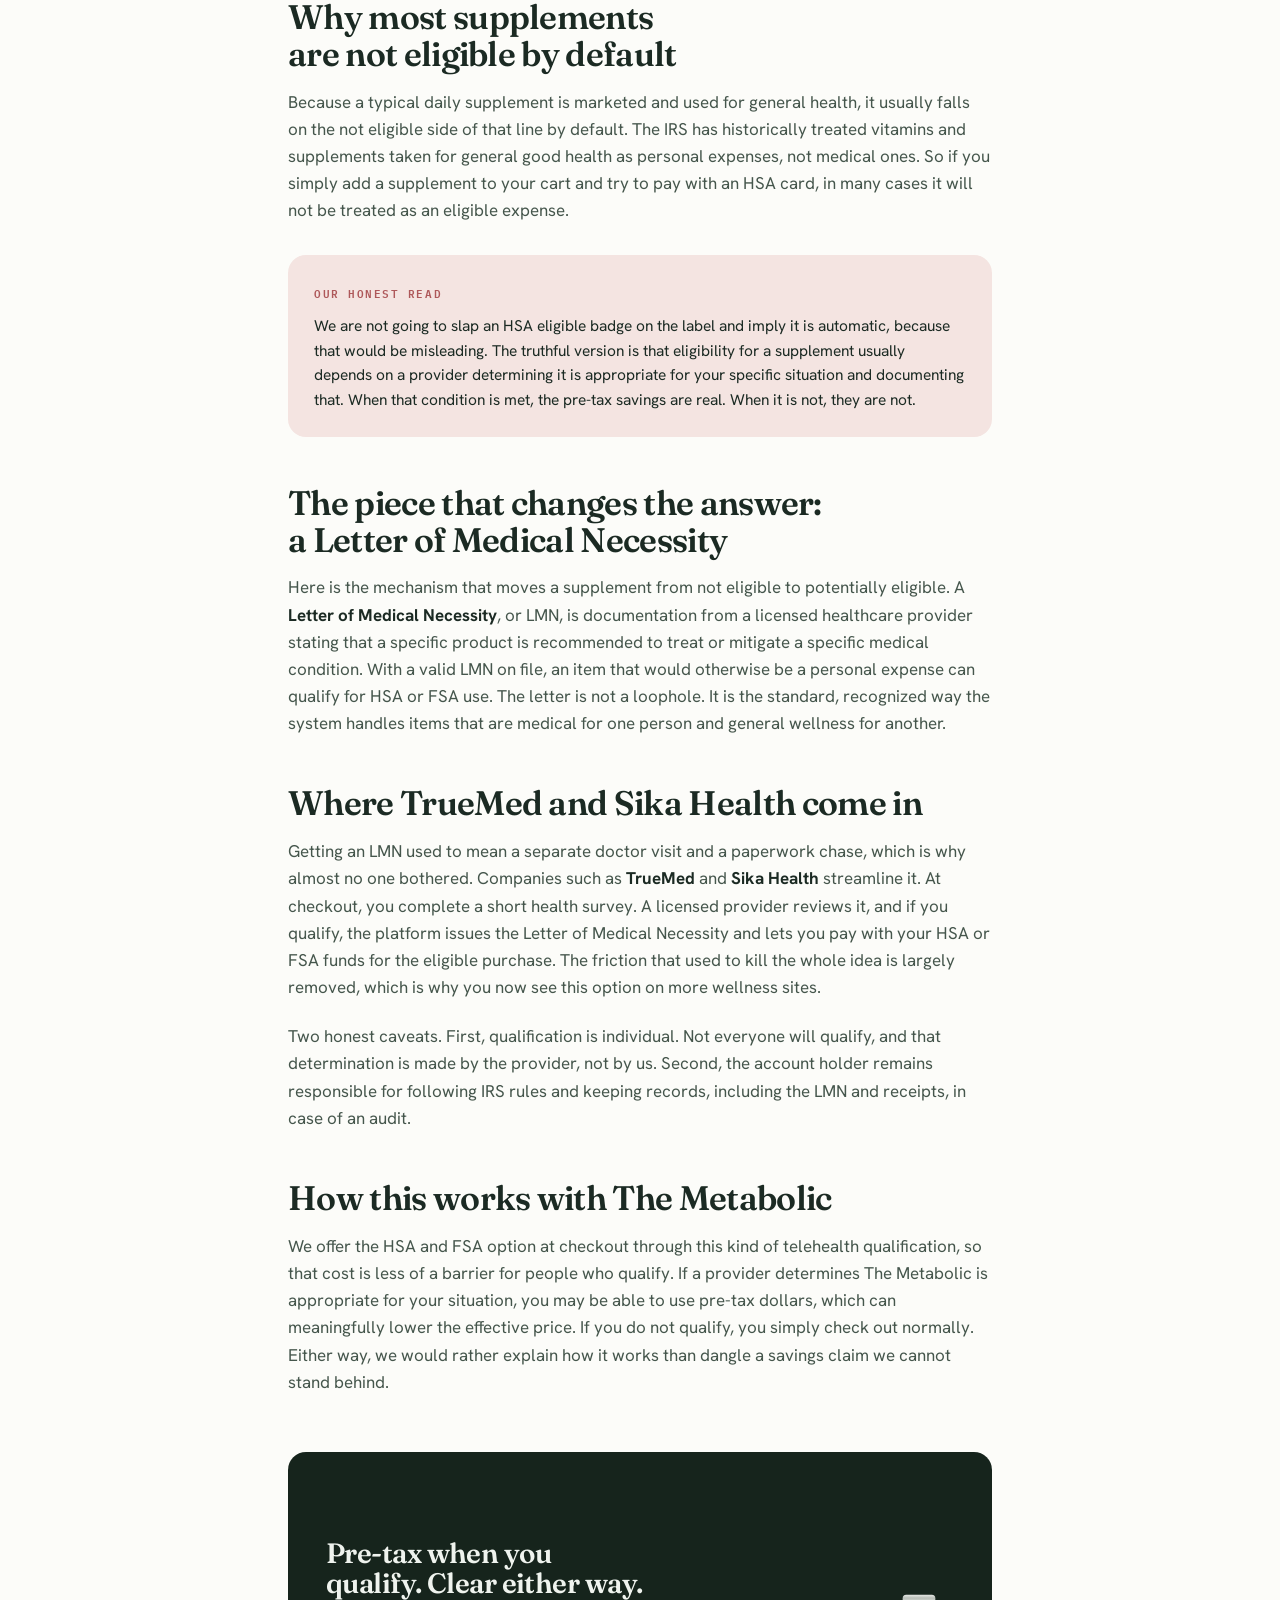
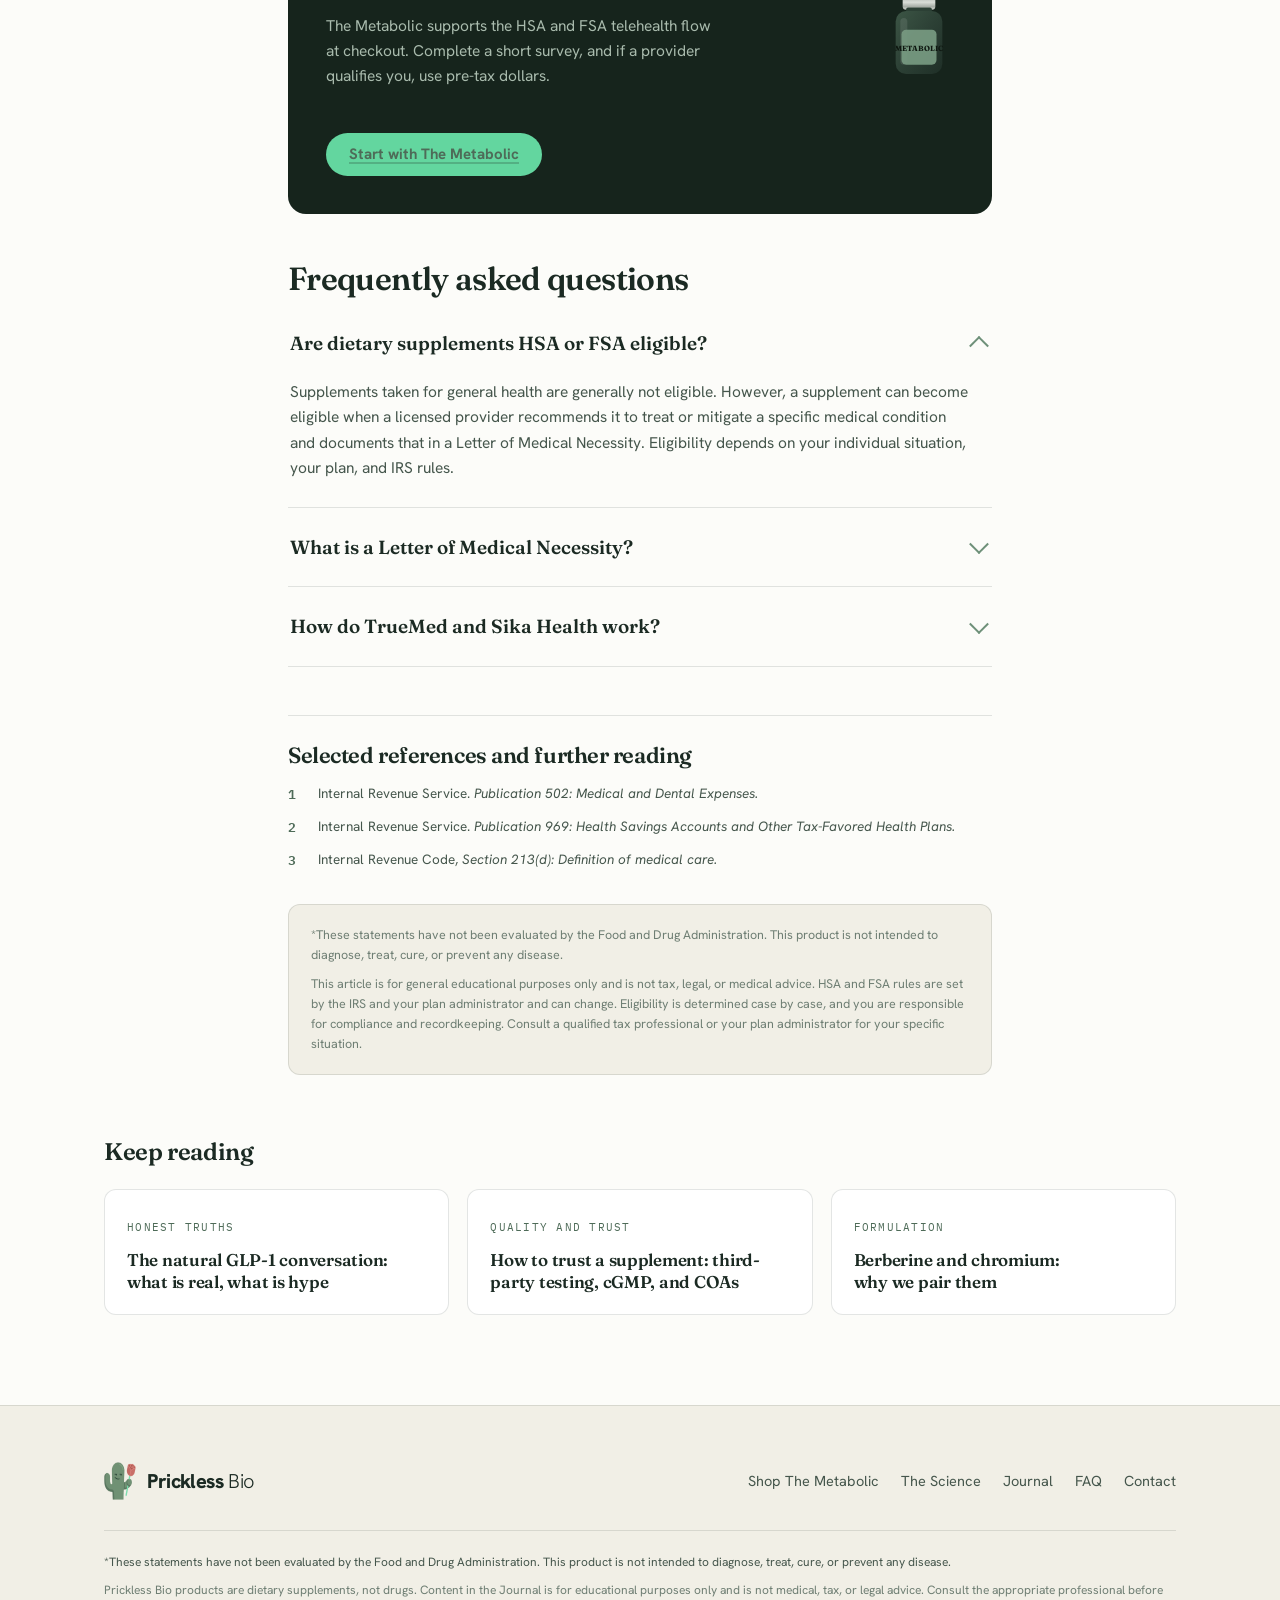
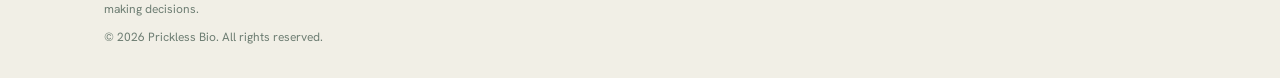
<file: learn/hsa-fsa-supplements-explained.html>
<!doctype html>
<html lang="en">
<head>
<meta charset="utf-8">
<title>Can You Use an HSA or FSA for Supplements? An Honest Guide</title>
<meta name="viewport" content="width=device-width, initial-scale=1">
<meta name="description" content="Most supplements are not HSA or FSA eligible by default, but some qualify with a Letter of Medical Necessity. Here is how HSA and FSA rules actually work for supplements, and how platforms like TrueMed and Sika Health fit in.">
<meta name="keywords" content="hsa supplements, fsa supplements, are supplements hsa eligible, letter of medical necessity, truemed, sika health, pay for supplements pre tax, hsa eligible berberine">
<link rel="canonical" href="https://pricklessbio.com/learn/hsa-fsa-supplements-explained.html">
<meta name="robots" content="index, follow, max-image-preview:large">
<meta name="theme-color" content="#16241C">
<meta property="og:type" content="article">
<meta property="og:site_name" content="Prickless Bio">
<meta property="og:title" content="Can You Use an HSA or FSA for Supplements? An Honest Guide">
<meta property="og:description" content="The honest version of HSA and FSA eligibility for supplements, including the Letter of Medical Necessity that changes the answer.">
<meta property="og:url" content="https://pricklessbio.com/learn/hsa-fsa-supplements-explained.html">
<meta property="og:image" content="https://pricklessbio.com/og-image.png">
<meta name="twitter:card" content="summary_large_image">
<link rel="icon" href="../assets/logo.svg" type="image/svg+xml">
<link rel="preconnect" href="https://fonts.googleapis.com">
<link rel="preconnect" href="https://fonts.gstatic.com" crossorigin>
<link rel="stylesheet" href="https://fonts.googleapis.com/css2?family=Fraunces:ital,opsz,wght@0,9..144,400;0,9..144,500;0,9..144,600;0,9..144,700;1,9..144,400&family=Hanken+Grotesk:wght@400;500;600;700;800&family=IBM+Plex+Mono:wght@400;500;600&display=swap">
<link rel="stylesheet" href="../assets/prickless.css">
<script type="application/ld+json">
{
  "@context":"https://schema.org",
  "@graph":[
    {
      "@type":"Article",
      "headline":"Can you use an HSA or FSA for supplements? An honest guide",
      "description":"A plain-English guide to HSA and FSA eligibility for dietary supplements, including the Letter of Medical Necessity and how telehealth platforms facilitate it.",
      "image":"https://pricklessbio.com/og-image.png",
      "author":{"@type":"Organization","name":"Prickless Bio"},
      "publisher":{"@type":"Organization","name":"Prickless Bio","logo":{"@type":"ImageObject","url":"https://pricklessbio.com/logo.png"}},
      "datePublished":"2026-08-28",
      "dateModified":"2026-08-28",
      "articleSection":"Access and Savings",
      "keywords":"hsa supplements, fsa supplements, letter of medical necessity, truemed, sika health, pay for supplements pre tax",
      "mainEntityOfPage":"https://pricklessbio.com/learn/hsa-fsa-supplements-explained.html"
    },
    {"@type":"BreadcrumbList","itemListElement":[
      {"@type":"ListItem","position":1,"name":"Home","item":"https://pricklessbio.com/"},
      {"@type":"ListItem","position":2,"name":"Journal","item":"https://pricklessbio.com/learn/"},
      {"@type":"ListItem","position":3,"name":"HSA and FSA for supplements","item":"https://pricklessbio.com/learn/hsa-fsa-supplements-explained.html"}
    ]},
    {"@type":"FAQPage","mainEntity":[
      {"@type":"Question","name":"Are dietary supplements HSA or FSA eligible?","acceptedAnswer":{"@type":"Answer","text":"Supplements taken for general health are generally not eligible. However, a supplement can become eligible when a licensed provider recommends it to treat or mitigate a specific medical condition and documents that in a Letter of Medical Necessity. Eligibility depends on your individual situation, your plan, and IRS rules."}},
      {"@type":"Question","name":"What is a Letter of Medical Necessity?","acceptedAnswer":{"@type":"Answer","text":"A Letter of Medical Necessity, or LMN, is documentation from a licensed healthcare provider stating that a product is recommended to treat or mitigate a specific medical condition. It is what can move a supplement from not eligible to potentially eligible for HSA or FSA reimbursement."}},
      {"@type":"Question","name":"How do TrueMed and Sika Health work?","acceptedAnswer":{"@type":"Answer","text":"They are platforms that run a short telehealth qualification at checkout. If a licensed provider determines you qualify, they can issue a Letter of Medical Necessity so you can use HSA or FSA funds for an eligible purchase. Final eligibility and compliance remain the responsibility of the account holder."}}
    ]}
  ]
}
</script>
</head>
<body>

<header class="nav">
  <div class="wrap nav-in">
    <a class="brand" href="../index.html" aria-label="Prickless Bio home">
      <img src="../assets/logo.png" alt=""><span class="wordmark"><b>Prickless</b> <span>Bio</span></span>
    </a>
    <nav class="nav-links" aria-label="Primary">
      <a href="../science.html">The Science</a>
      <a href="../the-metabolic.html">What's Inside</a>
      <a href="index.html">Journal</a>
      <a href="../the-metabolic.html#faq">FAQ</a>
    </nav>
    <div class="nav-right">
      <button class="theme-toggle" id="themeBtn" aria-label="Toggle dark mode" title="Toggle theme"><svg id="themeIcon" viewBox="0 0 24 24" fill="none" stroke="currentColor" stroke-width="2" stroke-linecap="round" stroke-linejoin="round"></svg></button>
      <a href="../the-metabolic.html#pricing" class="btn btn-primary">Get Started</a>
    </div>
  </div>
</header>

<main>
<article class="article">
  <div class="wrap">
    <nav class="breadcrumb" aria-label="Breadcrumb">
      <a href="../index.html">Home</a><span class="sep">/</span>
      <a href="index.html">Journal</a><span class="sep">/</span>
      <span>HSA and FSA for supplements</span>
    </nav>

    <header class="art-head">
      <span class="cat">Access and Savings</span>
      <h1>Can you use an HSA or FSA for supplements? An honest guide</h1>
      <p class="standfirst">The short answer is: sometimes, and it depends on a specific piece of paperwork. Here is how health spending accounts really treat supplements, what a Letter of Medical Necessity changes, and where checkout tools like TrueMed and Sika Health fit in.</p>
      <div class="art-meta">
        <span>Reviewed by the <b>Prickless Bio Team</b></span>
        <span>Updated <b>August 2026</b></span>
        <span><b>6 min</b> read</span>
      </div>
    </header>

    <div class="prose">
      <p>Health Savings Accounts and Flexible Spending Accounts are one of the few genuinely good deals in personal finance: you set aside money before it is taxed and spend it on qualified medical costs. Naturally, people want to know if their daily supplement counts. The honest answer has a few moving parts, so let us walk through them without hand-waving, and with a clear reminder up front that this is general education, not tax advice.</p>

      <div class="takeaways">
        <h2>Key takeaways</h2>
        <ul>
          <li><svg viewBox="0 0 24 24" fill="none" stroke="currentColor" stroke-width="2.4" stroke-linecap="round" stroke-linejoin="round"><path d="M20 6L9 17l-5-5"/></svg>HSAs and FSAs cover qualified medical expenses defined by IRS Section 213(d).</li>
          <li><svg viewBox="0 0 24 24" fill="none" stroke="currentColor" stroke-width="2.4" stroke-linecap="round" stroke-linejoin="round"><path d="M20 6L9 17l-5-5"/></svg>Supplements for general health are generally not eligible on their own.</li>
          <li><svg viewBox="0 0 24 24" fill="none" stroke="currentColor" stroke-width="2.4" stroke-linecap="round" stroke-linejoin="round"><path d="M20 6L9 17l-5-5"/></svg>A Letter of Medical Necessity from a provider can make an otherwise ineligible item eligible.</li>
          <li><svg viewBox="0 0 24 24" fill="none" stroke="currentColor" stroke-width="2.4" stroke-linecap="round" stroke-linejoin="round"><path d="M20 6L9 17l-5-5"/></svg>Platforms like TrueMed and Sika Health run a telehealth check and issue that letter when you qualify.</li>
          <li><svg viewBox="0 0 24 24" fill="none" stroke="currentColor" stroke-width="2.4" stroke-linecap="round" stroke-linejoin="round"><path d="M20 6L9 17l-5-5"/></svg>You, the account holder, are ultimately responsible for IRS compliance, so keep your documentation.</li>
        </ul>
      </div>

      <h2>How HSAs and FSAs decide what counts</h2>
      <p>Both account types are built around the same core idea. Money goes in before income tax, and it can be spent on <strong>qualified medical expenses</strong>. The definition of a qualified medical expense comes from <strong>Section 213(d)</strong> of the Internal Revenue Code, and the IRS spells out examples in Publication 502. The guiding principle is that an expense generally qualifies when it is for the diagnosis, cure, mitigation, treatment, or prevention of a specific disease or medical condition, rather than for general well-being.</p>
      <p>That last distinction is the whole game for supplements. A product bought simply to be healthier is treated differently than a product a clinician recommends to address a diagnosed condition.</p>

      <h2>Why most supplements are not eligible by default</h2>
      <p>Because a typical daily supplement is marketed and used for general health, it usually falls on the not eligible side of that line by default. The IRS has historically treated vitamins and supplements taken for general good health as personal expenses, not medical ones. So if you simply add a supplement to your cart and try to pay with an HSA card, in many cases it will not be treated as an eligible expense.</p>
      <div class="callout honest">
        <span class="k">Our honest read</span>
        <p>We are not going to slap an HSA eligible badge on the label and imply it is automatic, because that would be misleading. The truthful version is that eligibility for a supplement usually depends on a provider determining it is appropriate for your specific situation and documenting that. When that condition is met, the pre-tax savings are real. When it is not, they are not.</p>
      </div>

      <h2>The piece that changes the answer: a Letter of Medical Necessity</h2>
      <p>Here is the mechanism that moves a supplement from not eligible to potentially eligible. A <strong>Letter of Medical Necessity</strong>, or LMN, is documentation from a licensed healthcare provider stating that a specific product is recommended to treat or mitigate a specific medical condition. With a valid LMN on file, an item that would otherwise be a personal expense can qualify for HSA or FSA use. The letter is not a loophole. It is the standard, recognized way the system handles items that are medical for one person and general wellness for another.</p>

      <h2>Where TrueMed and Sika Health come in</h2>
      <p>Getting an LMN used to mean a separate doctor visit and a paperwork chase, which is why almost no one bothered. Companies such as <strong>TrueMed</strong> and <strong>Sika Health</strong> streamline it. At checkout, you complete a short health survey. A licensed provider reviews it, and if you qualify, the platform issues the Letter of Medical Necessity and lets you pay with your HSA or FSA funds for the eligible purchase. The friction that used to kill the whole idea is largely removed, which is why you now see this option on more wellness sites.</p>
      <p>Two honest caveats. First, qualification is individual. Not everyone will qualify, and that determination is made by the provider, not by us. Second, the account holder remains responsible for following IRS rules and keeping records, including the LMN and receipts, in case of an audit.</p>

      <h2>How this works with The Metabolic</h2>
      <p>We offer the HSA and FSA option at checkout through this kind of telehealth qualification, so that cost is less of a barrier for people who qualify. If a provider determines The Metabolic is appropriate for your situation, you may be able to use pre-tax dollars, which can meaningfully lower the effective price. If you do not qualify, you simply check out normally. Either way, we would rather explain how it works than dangle a savings claim we cannot stand behind.</p>

      <div class="pcta">
        <div>
          <h2>Pre-tax when you qualify. Clear either way.</h2>
          <p>The Metabolic supports the HSA and FSA telehealth flow at checkout. Complete a short survey, and if a provider qualifies you, use pre-tax dollars.</p>
          <a href="../the-metabolic.html#pricing" class="btn btn-onpine" style="margin-top:22px">Start with The Metabolic</a>
        </div>
        <svg class="jar" viewBox="0 0 60 74" aria-hidden="true"><use href="#jarmini"/></svg>
      </div>

      <div class="afaq">
        <h2>Frequently asked questions</h2>
        <details open><summary>Are dietary supplements HSA or FSA eligible?</summary><div class="a">Supplements taken for general health are generally not eligible. However, a supplement can become eligible when a licensed provider recommends it to treat or mitigate a specific medical condition and documents that in a Letter of Medical Necessity. Eligibility depends on your individual situation, your plan, and IRS rules.</div></details>
        <details><summary>What is a Letter of Medical Necessity?</summary><div class="a">A Letter of Medical Necessity, or LMN, is documentation from a licensed healthcare provider stating that a product is recommended to treat or mitigate a specific medical condition. It is what can move a supplement from not eligible to potentially eligible for HSA or FSA reimbursement.</div></details>
        <details><summary>How do TrueMed and Sika Health work?</summary><div class="a">They are platforms that run a short telehealth qualification at checkout. If a licensed provider determines you qualify, they can issue a Letter of Medical Necessity so you can use HSA or FSA funds for an eligible purchase. Final eligibility and compliance remain the responsibility of the account holder.</div></details>
      </div>

      <div class="refs">
        <h2>Selected references and further reading</h2>
        <ol>
          <li>Internal Revenue Service. <cite>Publication 502: Medical and Dental Expenses.</cite></li>
          <li>Internal Revenue Service. <cite>Publication 969: Health Savings Accounts and Other Tax-Favored Health Plans.</cite></li>
          <li>Internal Revenue Code, <cite>Section 213(d): Definition of medical care.</cite></li>
        </ol>
      </div>

      <div class="med-disclaimer">
        <p class="star">*These statements have not been evaluated by the Food and Drug Administration. This product is not intended to diagnose, treat, cure, or prevent any disease.</p>
        <p>This article is for general educational purposes only and is not tax, legal, or medical advice. HSA and FSA rules are set by the IRS and your plan administrator and can change. Eligibility is determined case by case, and you are responsible for compliance and recordkeeping. Consult a qualified tax professional or your plan administrator for your specific situation.</p>
      </div>
    </div>
  </div>

  <section class="related">
    <h2>Keep reading</h2>
    <div class="wrap"><div class="rel-grid">
      <a href="natural-glp-1-alternative-truth.html"><span class="cat">Honest Truths</span><h3>The natural GLP-1 conversation: what is real, what is hype</h3></a>
      <a href="third-party-testing-cgmp-quality.html"><span class="cat">Quality and Trust</span><h3>How to trust a supplement: third-party testing, cGMP, and COAs</h3></a>
      <a href="berberine-chromium-synergy.html"><span class="cat">Formulation</span><h3>Berberine and chromium: why we pair them</h3></a>
    </div></div>
  </section>
</article>
</main>

<footer>
  <div class="wrap">
    <div class="foot-in">
      <a class="brand" href="../index.html" aria-label="Prickless Bio home"><img src="../assets/logo.png" alt=""><span class="wordmark"><b>Prickless</b> <span>Bio</span></span></a>
      <div class="foot-links">
        <a href="../the-metabolic.html#pricing">Shop The Metabolic</a>
        <a href="../science.html">The Science</a>
        <a href="index.html">Journal</a>
        <a href="../the-metabolic.html#faq">FAQ</a>
        <a href="mailto:hello@pricklessbio.com">Contact</a>
      </div>
    </div>
    <div class="foot-disclaimer">
      <p class="star">*These statements have not been evaluated by the Food and Drug Administration. This product is not intended to diagnose, treat, cure, or prevent any disease.</p>
      <p>Prickless Bio products are dietary supplements, not drugs. Content in the Journal is for educational purposes only and is not medical, tax, or legal advice. Consult the appropriate professional before making decisions.</p>
      <p>&copy; <span id="yr"></span> Prickless Bio. All rights reserved.</p>
    </div>
  </div>
</footer>

<svg width="0" height="0" style="position:absolute" aria-hidden="true"><defs>
  <linearGradient id="metalLid" x1="0" y1="0" x2="0" y2="1"><stop offset="0%" stop-color="#e7e9e6"/><stop offset="22%" stop-color="#b9beb8"/><stop offset="50%" stop-color="#d9ddd7"/><stop offset="78%" stop-color="#a9afa8"/><stop offset="100%" stop-color="#cfd3cd"/></linearGradient>
  <linearGradient id="glass" x1="0" y1="0" x2="1" y2="1"><stop offset="0%" stop-color="#3c5545"/><stop offset="50%" stop-color="#2c4035"/><stop offset="100%" stop-color="#1f2f27"/></linearGradient>
  <g id="jarmini">
    <rect x="16" y="4" width="28" height="13" rx="3" fill="url(#metalLid)"/>
    <rect x="19" y="15" width="22" height="5" rx="1.5" fill="#2c4035"/>
    <rect x="10" y="18" width="40" height="54" rx="9" fill="url(#glass)"/>
    <rect x="14" y="24" width="6" height="40" rx="3" fill="#ffffff" opacity=".10"/>
    <rect x="15" y="34" width="30" height="30" rx="4" fill="#789B82" opacity=".92"/>
    <text x="30" y="52" text-anchor="middle" font-family="Fraunces, serif" font-weight="700" font-size="6.4" fill="#0f1811">METABOLIC</text>
  </g>
</defs></svg>

<script src="../assets/site.js"></script>
</body>
</html>
</file>
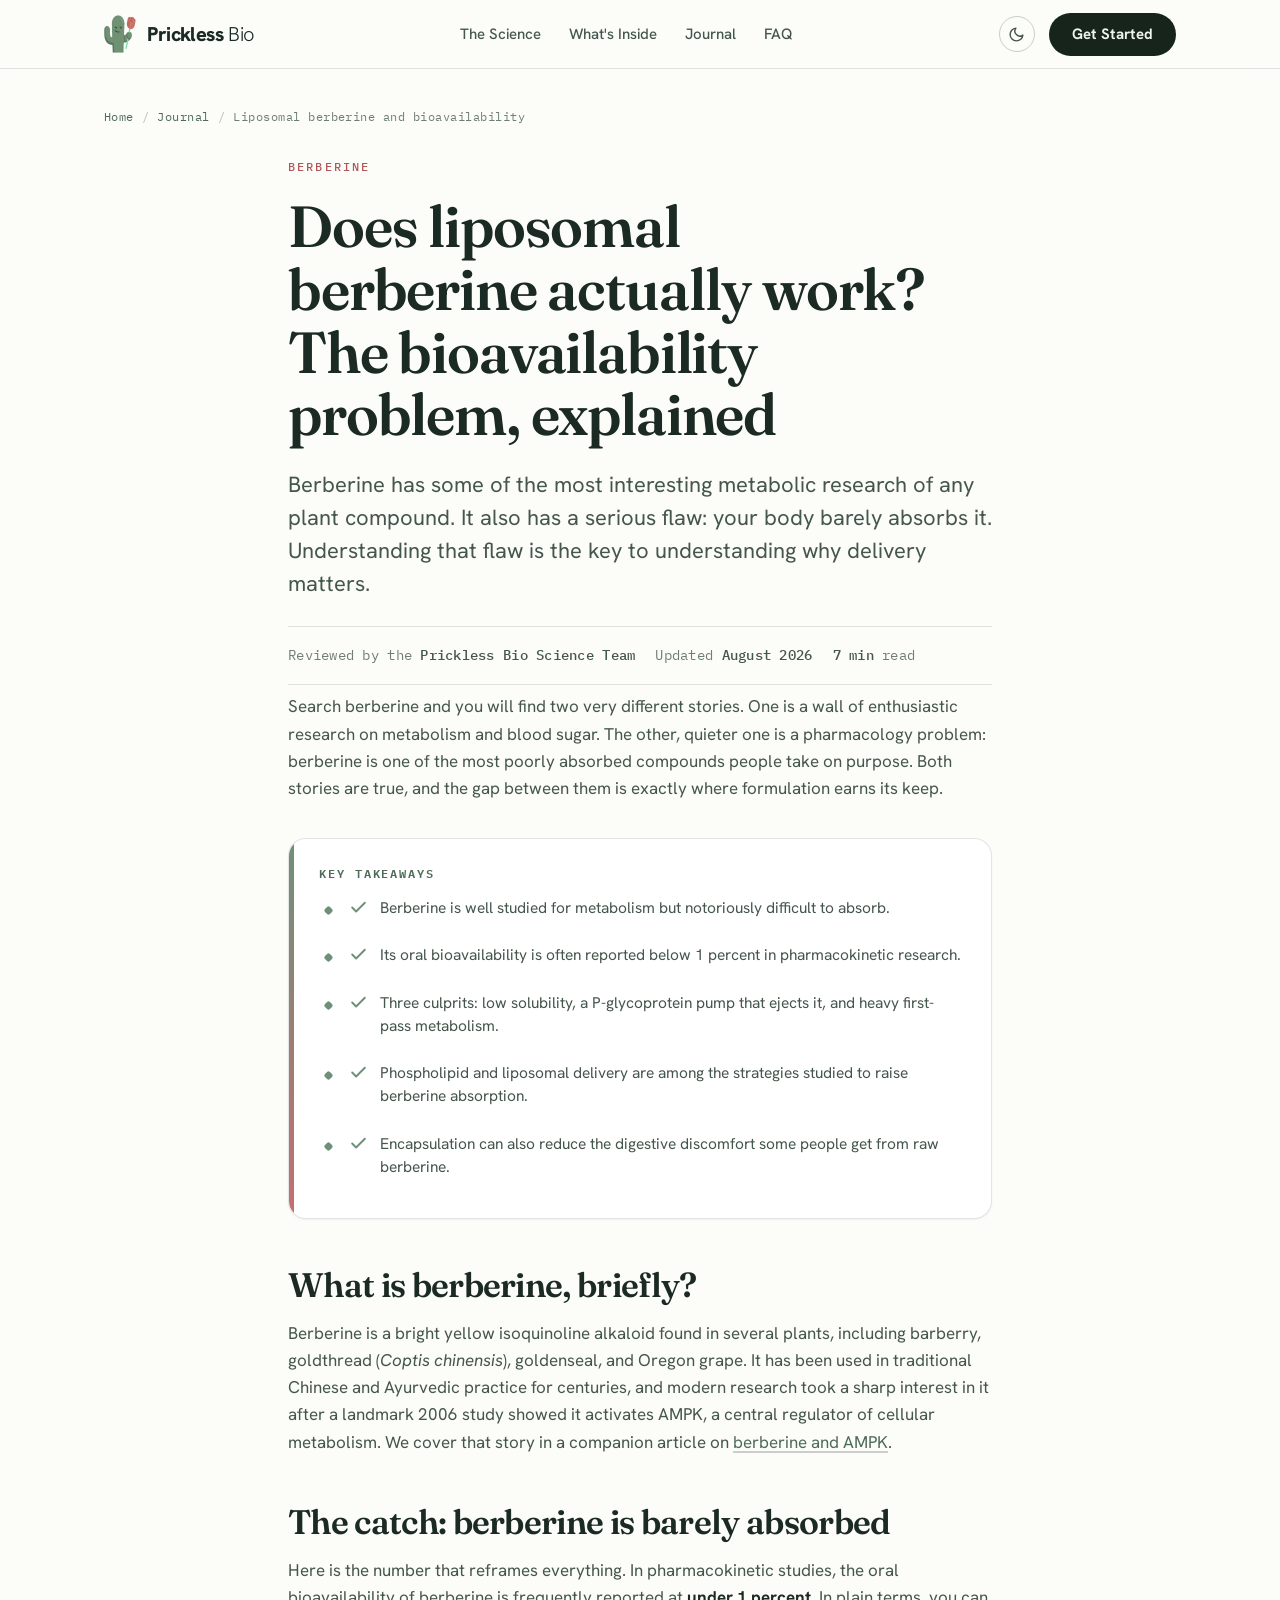
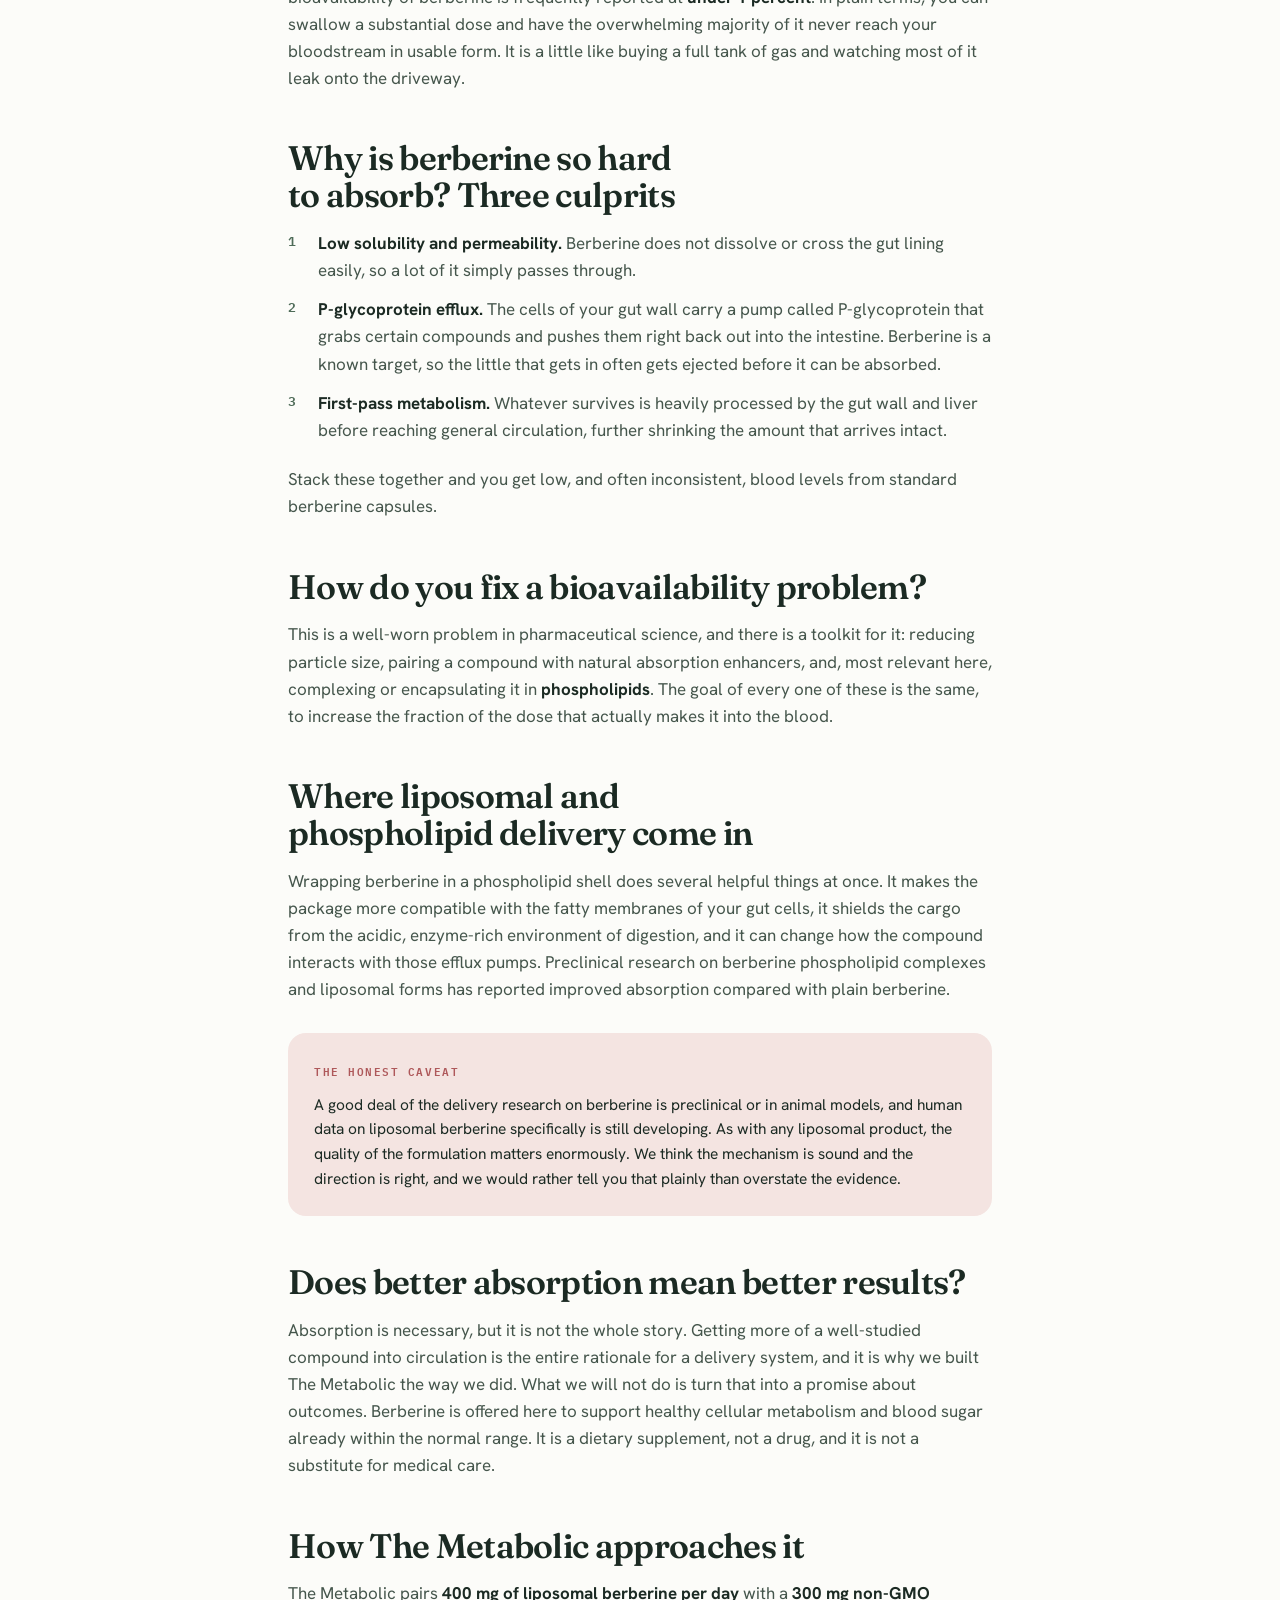
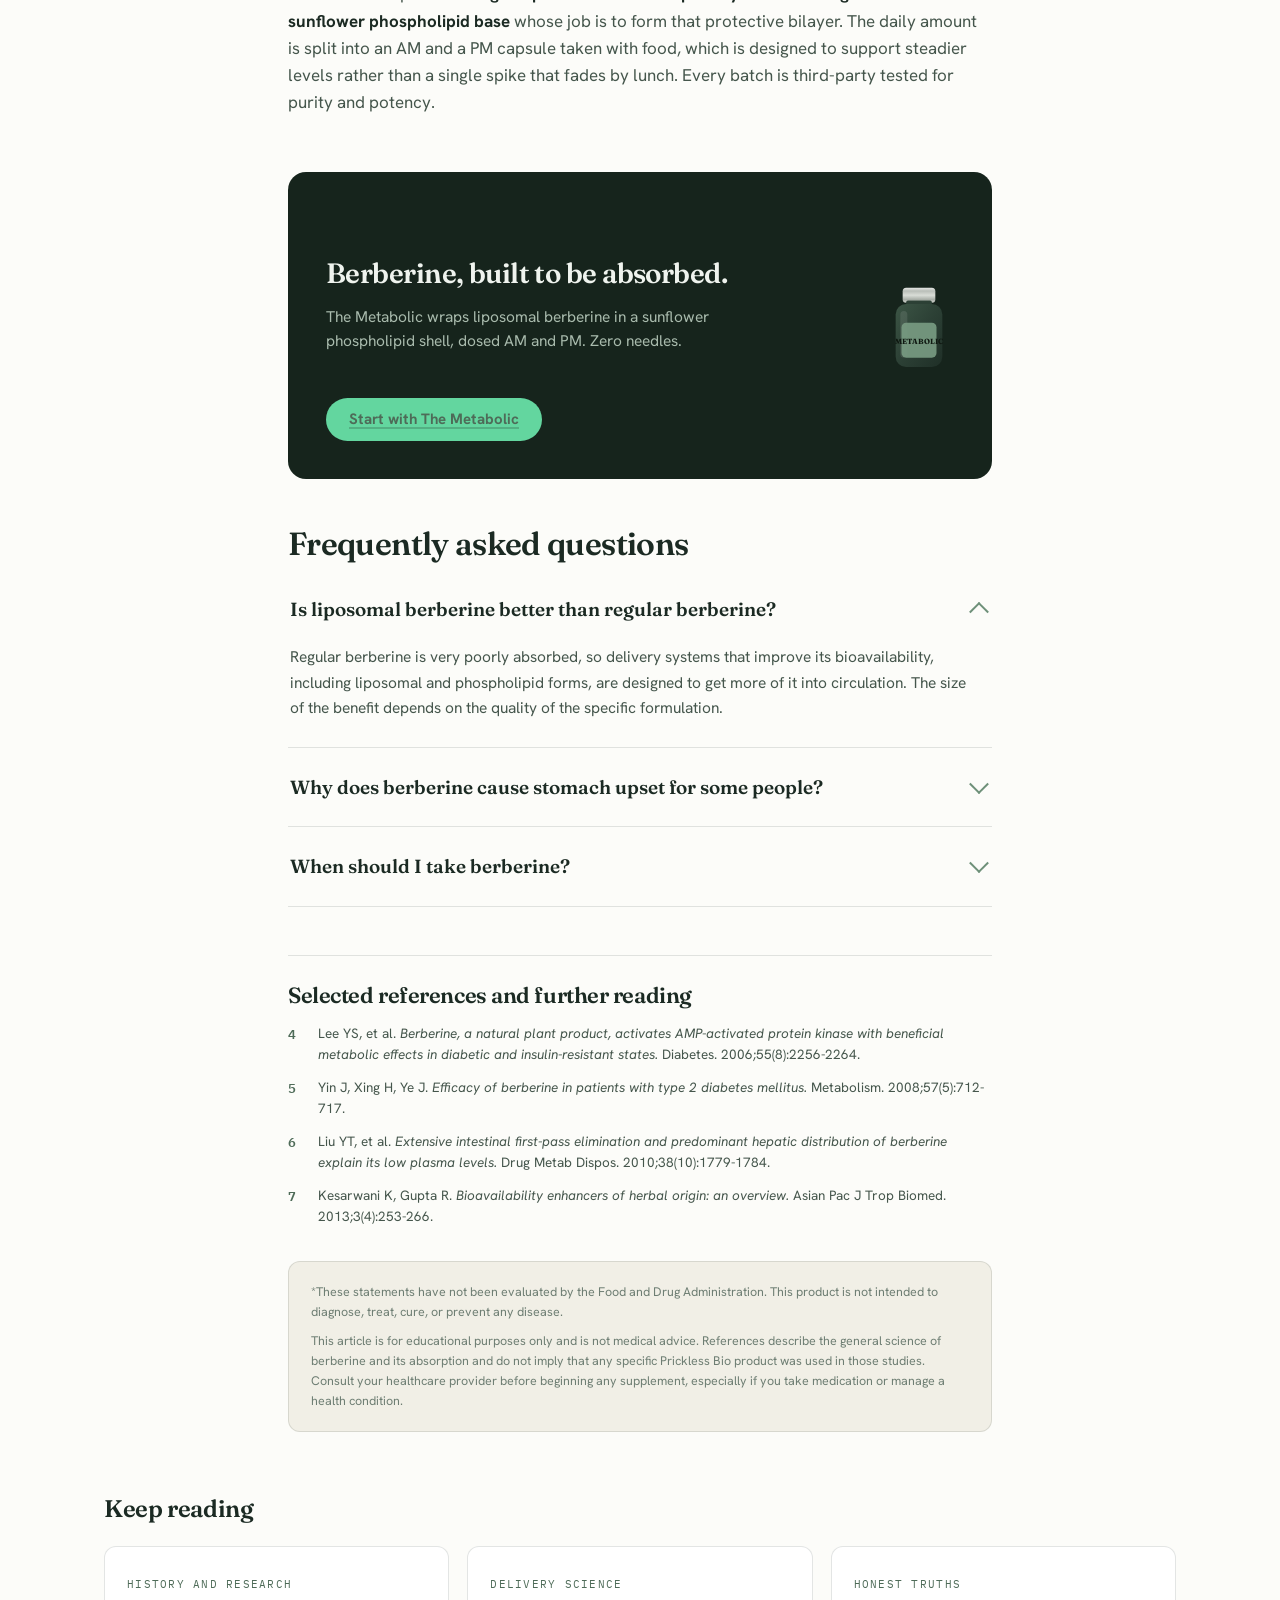
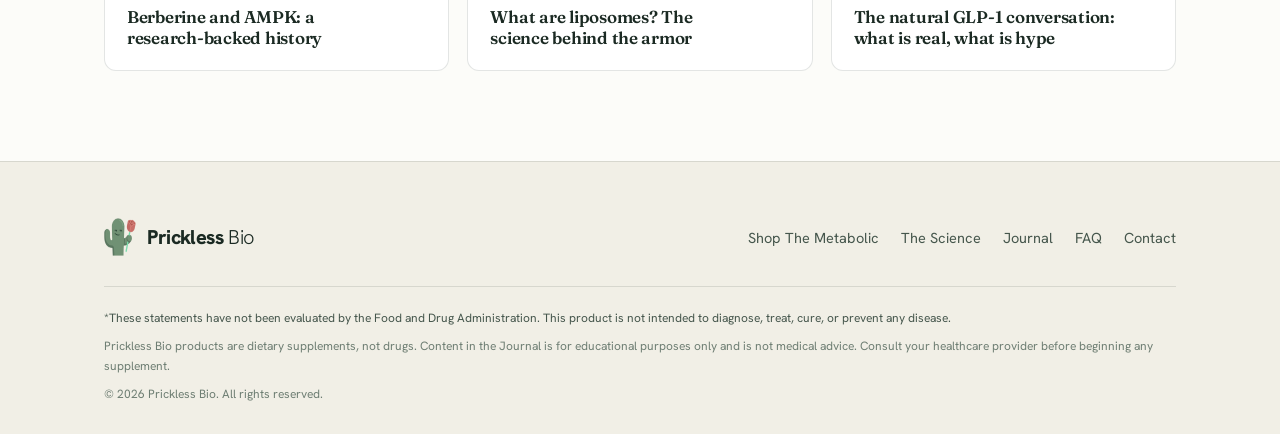
<file: learn/liposomal-berberine-bioavailability.html>
<!doctype html>
<html lang="en">
<head>
<meta charset="utf-8">
<title>Does Liposomal Berberine Work? The Bioavailability Problem, Explained</title>
<meta name="viewport" content="width=device-width, initial-scale=1">
<meta name="description" content="Raw berberine has oral bioavailability often measured below 1 percent. Here is why berberine is so hard to absorb, and how liposomal delivery and phospholipid complexes change the math.">
<meta name="keywords" content="liposomal berberine, berberine bioavailability, berberine absorption, does liposomal berberine work, berberine P-glycoprotein, best berberine supplement">
<link rel="canonical" href="https://pricklessbio.com/learn/liposomal-berberine-bioavailability.html">
<meta name="robots" content="index, follow, max-image-preview:large">
<meta name="theme-color" content="#16241C">
<meta property="og:type" content="article">
<meta property="og:site_name" content="Prickless Bio">
<meta property="og:title" content="Does Liposomal Berberine Actually Work? The Bioavailability Problem">
<meta property="og:description" content="Berberine has remarkable metabolic research and a serious flaw: your body barely absorbs it. Here is how liposomal delivery answers that.">
<meta property="og:url" content="https://pricklessbio.com/learn/liposomal-berberine-bioavailability.html">
<meta property="og:image" content="https://pricklessbio.com/og-image.png">
<meta name="twitter:card" content="summary_large_image">
<link rel="icon" href="../assets/logo.svg" type="image/svg+xml">
<link rel="preconnect" href="https://fonts.googleapis.com">
<link rel="preconnect" href="https://fonts.gstatic.com" crossorigin>
<link rel="stylesheet" href="https://fonts.googleapis.com/css2?family=Fraunces:ital,opsz,wght@0,9..144,400;0,9..144,500;0,9..144,600;0,9..144,700;1,9..144,400&family=Hanken+Grotesk:wght@400;500;600;700;800&family=IBM+Plex+Mono:wght@400;500;600&display=swap">
<link rel="stylesheet" href="../assets/prickless.css">
<script type="application/ld+json">
{
  "@context":"https://schema.org",
  "@graph":[
    {
      "@type":"Article",
      "headline":"Does liposomal berberine actually work? The bioavailability problem, explained",
      "description":"Why berberine is so poorly absorbed and how liposomal delivery and phospholipid complexes aim to improve it.",
      "image":"https://pricklessbio.com/og-image.png",
      "author":{"@type":"Organization","name":"Prickless Bio"},
      "publisher":{"@type":"Organization","name":"Prickless Bio","logo":{"@type":"ImageObject","url":"https://pricklessbio.com/logo.png"}},
      "datePublished":"2026-08-08",
      "dateModified":"2026-08-27",
      "articleSection":"Berberine",
      "keywords":"liposomal berberine, berberine bioavailability, berberine absorption",
      "mainEntityOfPage":"https://pricklessbio.com/learn/liposomal-berberine-bioavailability.html"
    },
    {"@type":"BreadcrumbList","itemListElement":[
      {"@type":"ListItem","position":1,"name":"Home","item":"https://pricklessbio.com/"},
      {"@type":"ListItem","position":2,"name":"Journal","item":"https://pricklessbio.com/learn/"},
      {"@type":"ListItem","position":3,"name":"Liposomal berberine and bioavailability","item":"https://pricklessbio.com/learn/liposomal-berberine-bioavailability.html"}
    ]},
    {"@type":"FAQPage","mainEntity":[
      {"@type":"Question","name":"Is liposomal berberine better than regular berberine?","acceptedAnswer":{"@type":"Answer","text":"Regular berberine is very poorly absorbed, so delivery systems that improve its bioavailability, including liposomal and phospholipid forms, are designed to get more of it into circulation. The size of the benefit depends on the quality of the specific formulation."}},
      {"@type":"Question","name":"Why does berberine cause stomach upset?","acceptedAnswer":{"@type":"Answer","text":"Because so little raw berberine is absorbed, a large amount stays in the gut, where it can cause cramping, diarrhea, or constipation for some people. Encapsulating it in a phospholipid shell is one way formulators aim to reduce that digestive discomfort."}},
      {"@type":"Question","name":"When should I take berberine?","acceptedAnswer":{"@type":"Answer","text":"Berberine is commonly taken with meals. The Metabolic splits its daily amount into an AM and a PM capsule taken with food, which is intended to support steadier levels across the day rather than one large spike."}}
    ]}
  ]
}
</script>
</head>
<body>

<header class="nav">
  <div class="wrap nav-in">
    <a class="brand" href="../index.html" aria-label="Prickless Bio home">
      <img src="../assets/logo.png" alt=""><span class="wordmark"><b>Prickless</b> <span>Bio</span></span>
    </a>
    <nav class="nav-links" aria-label="Primary">
      <a href="../science.html">The Science</a>
      <a href="../the-metabolic.html">What's Inside</a>
      <a href="index.html">Journal</a>
      <a href="../the-metabolic.html#faq">FAQ</a>
    </nav>
    <div class="nav-right">
      <button class="theme-toggle" id="themeBtn" aria-label="Toggle dark mode" title="Toggle theme"><svg id="themeIcon" viewBox="0 0 24 24" fill="none" stroke="currentColor" stroke-width="2" stroke-linecap="round" stroke-linejoin="round"></svg></button>
      <a href="../the-metabolic.html#pricing" class="btn btn-primary">Get Started</a>
    </div>
  </div>
</header>

<main>
<article class="article">
  <div class="wrap">
    <nav class="breadcrumb" aria-label="Breadcrumb">
      <a href="../index.html">Home</a><span class="sep">/</span>
      <a href="index.html">Journal</a><span class="sep">/</span>
      <span>Liposomal berberine and bioavailability</span>
    </nav>

    <header class="art-head">
      <span class="cat">Berberine</span>
      <h1>Does liposomal berberine actually work? The bioavailability problem, explained</h1>
      <p class="standfirst">Berberine has some of the most interesting metabolic research of any plant compound. It also has a serious flaw: your body barely absorbs it. Understanding that flaw is the key to understanding why delivery matters.</p>
      <div class="art-meta">
        <span>Reviewed by the <b>Prickless Bio Science Team</b></span>
        <span>Updated <b>August 2026</b></span>
        <span><b>7 min</b> read</span>
      </div>
    </header>

    <div class="prose">
      <p>Search berberine and you will find two very different stories. One is a wall of enthusiastic research on metabolism and blood sugar. The other, quieter one is a pharmacology problem: berberine is one of the most poorly absorbed compounds people take on purpose. Both stories are true, and the gap between them is exactly where formulation earns its keep.</p>

      <div class="takeaways">
        <h2>Key takeaways</h2>
        <ul>
          <li><svg viewBox="0 0 24 24" fill="none" stroke="currentColor" stroke-width="2.4" stroke-linecap="round" stroke-linejoin="round"><path d="M20 6L9 17l-5-5"/></svg>Berberine is well studied for metabolism but notoriously difficult to absorb.</li>
          <li><svg viewBox="0 0 24 24" fill="none" stroke="currentColor" stroke-width="2.4" stroke-linecap="round" stroke-linejoin="round"><path d="M20 6L9 17l-5-5"/></svg>Its oral bioavailability is often reported below 1 percent in pharmacokinetic research.</li>
          <li><svg viewBox="0 0 24 24" fill="none" stroke="currentColor" stroke-width="2.4" stroke-linecap="round" stroke-linejoin="round"><path d="M20 6L9 17l-5-5"/></svg>Three culprits: low solubility, a P-glycoprotein pump that ejects it, and heavy first-pass metabolism.</li>
          <li><svg viewBox="0 0 24 24" fill="none" stroke="currentColor" stroke-width="2.4" stroke-linecap="round" stroke-linejoin="round"><path d="M20 6L9 17l-5-5"/></svg>Phospholipid and liposomal delivery are among the strategies studied to raise berberine absorption.</li>
          <li><svg viewBox="0 0 24 24" fill="none" stroke="currentColor" stroke-width="2.4" stroke-linecap="round" stroke-linejoin="round"><path d="M20 6L9 17l-5-5"/></svg>Encapsulation can also reduce the digestive discomfort some people get from raw berberine.</li>
        </ul>
      </div>

      <h2>What is berberine, briefly?</h2>
      <p>Berberine is a bright yellow isoquinoline alkaloid found in several plants, including barberry, goldthread (<em>Coptis chinensis</em>), goldenseal, and Oregon grape. It has been used in traditional Chinese and Ayurvedic practice for centuries, and modern research took a sharp interest in it after a landmark 2006 study showed it activates AMPK, a central regulator of cellular metabolism. We cover that story in a companion article on <a href="berberine-ampk-history.html">berberine and AMPK</a>.</p>

      <h2>The catch: berberine is barely absorbed</h2>
      <p>Here is the number that reframes everything. In pharmacokinetic studies, the oral bioavailability of berberine is frequently reported at <strong>under 1 percent</strong>. In plain terms, you can swallow a substantial dose and have the overwhelming majority of it never reach your bloodstream in usable form. It is a little like buying a full tank of gas and watching most of it leak onto the driveway.</p>

      <h2>Why is berberine so hard to absorb? Three culprits</h2>
      <ol>
        <li><strong>Low solubility and permeability.</strong> Berberine does not dissolve or cross the gut lining easily, so a lot of it simply passes through.</li>
        <li><strong>P-glycoprotein efflux.</strong> The cells of your gut wall carry a pump called P-glycoprotein that grabs certain compounds and pushes them right back out into the intestine. Berberine is a known target, so the little that gets in often gets ejected before it can be absorbed.</li>
        <li><strong>First-pass metabolism.</strong> Whatever survives is heavily processed by the gut wall and liver before reaching general circulation, further shrinking the amount that arrives intact.</li>
      </ol>
      <p>Stack these together and you get low, and often inconsistent, blood levels from standard berberine capsules.</p>

      <h2>How do you fix a bioavailability problem?</h2>
      <p>This is a well-worn problem in pharmaceutical science, and there is a toolkit for it: reducing particle size, pairing a compound with natural absorption enhancers, and, most relevant here, complexing or encapsulating it in <strong>phospholipids</strong>. The goal of every one of these is the same, to increase the fraction of the dose that actually makes it into the blood.</p>

      <h2>Where liposomal and phospholipid delivery come in</h2>
      <p>Wrapping berberine in a phospholipid shell does several helpful things at once. It makes the package more compatible with the fatty membranes of your gut cells, it shields the cargo from the acidic, enzyme-rich environment of digestion, and it can change how the compound interacts with those efflux pumps. Preclinical research on berberine phospholipid complexes and liposomal forms has reported improved absorption compared with plain berberine.</p>
      <div class="callout honest">
        <span class="k">The honest caveat</span>
        <p>A good deal of the delivery research on berberine is preclinical or in animal models, and human data on liposomal berberine specifically is still developing. As with any liposomal product, the quality of the formulation matters enormously. We think the mechanism is sound and the direction is right, and we would rather tell you that plainly than overstate the evidence.</p>
      </div>

      <h2>Does better absorption mean better results?</h2>
      <p>Absorption is necessary, but it is not the whole story. Getting more of a well-studied compound into circulation is the entire rationale for a delivery system, and it is why we built The Metabolic the way we did. What we will not do is turn that into a promise about outcomes. Berberine is offered here to support healthy cellular metabolism and blood sugar already within the normal range. It is a dietary supplement, not a drug, and it is not a substitute for medical care.</p>

      <h2>How The Metabolic approaches it</h2>
      <p>The Metabolic pairs <strong>400 mg of liposomal berberine per day</strong> with a <strong>300 mg non-GMO sunflower phospholipid base</strong> whose job is to form that protective bilayer. The daily amount is split into an AM and a PM capsule taken with food, which is designed to support steadier levels rather than a single spike that fades by lunch. Every batch is third-party tested for purity and potency.</p>

      <div class="pcta">
        <div>
          <h2>Berberine, built to be absorbed.</h2>
          <p>The Metabolic wraps liposomal berberine in a sunflower phospholipid shell, dosed AM and PM. Zero needles.</p>
          <a href="../the-metabolic.html#pricing" class="btn btn-onpine" style="margin-top:22px">Start with The Metabolic</a>
        </div>
        <svg class="jar" viewBox="0 0 60 74" aria-hidden="true"><use href="#jarmini"/></svg>
      </div>

      <div class="afaq">
        <h2>Frequently asked questions</h2>
        <details open><summary>Is liposomal berberine better than regular berberine?</summary><div class="a">Regular berberine is very poorly absorbed, so delivery systems that improve its bioavailability, including liposomal and phospholipid forms, are designed to get more of it into circulation. The size of the benefit depends on the quality of the specific formulation.</div></details>
        <details><summary>Why does berberine cause stomach upset for some people?</summary><div class="a">Because so little raw berberine is absorbed, a large amount stays in the gut, where it can cause cramping or changes in digestion for some people. Encapsulating it in a phospholipid shell is one way formulators aim to reduce that discomfort.</div></details>
        <details><summary>When should I take berberine?</summary><div class="a">Berberine is commonly taken with meals. The Metabolic splits its daily amount into an AM and a PM capsule taken with food, which is intended to support steadier levels across the day.</div></details>
      </div>

      <div class="refs">
        <h2>Selected references and further reading</h2>
        <ol>
          <li>Lee YS, et al. <cite>Berberine, a natural plant product, activates AMP-activated protein kinase with beneficial metabolic effects in diabetic and insulin-resistant states.</cite> Diabetes. 2006;55(8):2256-2264.</li>
          <li>Yin J, Xing H, Ye J. <cite>Efficacy of berberine in patients with type 2 diabetes mellitus.</cite> Metabolism. 2008;57(5):712-717.</li>
          <li>Liu YT, et al. <cite>Extensive intestinal first-pass elimination and predominant hepatic distribution of berberine explain its low plasma levels.</cite> Drug Metab Dispos. 2010;38(10):1779-1784.</li>
          <li>Kesarwani K, Gupta R. <cite>Bioavailability enhancers of herbal origin: an overview.</cite> Asian Pac J Trop Biomed. 2013;3(4):253-266.</li>
        </ol>
      </div>

      <div class="med-disclaimer">
        <p class="star">*These statements have not been evaluated by the Food and Drug Administration. This product is not intended to diagnose, treat, cure, or prevent any disease.</p>
        <p>This article is for educational purposes only and is not medical advice. References describe the general science of berberine and its absorption and do not imply that any specific Prickless Bio product was used in those studies. Consult your healthcare provider before beginning any supplement, especially if you take medication or manage a health condition.</p>
      </div>
    </div>
  </div>

  <section class="related">
    <h2>Keep reading</h2>
    <div class="wrap"><div class="rel-grid">
      <a href="berberine-ampk-history.html"><span class="cat">History and Research</span><h3>Berberine and AMPK: a research-backed history</h3></a>
      <a href="what-are-liposomes-delivery-science.html"><span class="cat">Delivery Science</span><h3>What are liposomes? The science behind the armor</h3></a>
      <a href="natural-glp-1-alternative-truth.html"><span class="cat">Honest Truths</span><h3>The natural GLP-1 conversation: what is real, what is hype</h3></a>
    </div></div>
  </section>
</article>
</main>

<footer>
  <div class="wrap">
    <div class="foot-in">
      <a class="brand" href="../index.html" aria-label="Prickless Bio home"><img src="../assets/logo.png" alt=""><span class="wordmark"><b>Prickless</b> <span>Bio</span></span></a>
      <div class="foot-links">
        <a href="../the-metabolic.html#pricing">Shop The Metabolic</a>
        <a href="../science.html">The Science</a>
        <a href="index.html">Journal</a>
        <a href="../the-metabolic.html#faq">FAQ</a>
        <a href="mailto:hello@pricklessbio.com">Contact</a>
      </div>
    </div>
    <div class="foot-disclaimer">
      <p class="star">*These statements have not been evaluated by the Food and Drug Administration. This product is not intended to diagnose, treat, cure, or prevent any disease.</p>
      <p>Prickless Bio products are dietary supplements, not drugs. Content in the Journal is for educational purposes only and is not medical advice. Consult your healthcare provider before beginning any supplement.</p>
      <p>&copy; <span id="yr"></span> Prickless Bio. All rights reserved.</p>
    </div>
  </div>
</footer>

<svg width="0" height="0" style="position:absolute" aria-hidden="true"><defs>
  <linearGradient id="metalLid" x1="0" y1="0" x2="0" y2="1"><stop offset="0%" stop-color="#e7e9e6"/><stop offset="22%" stop-color="#b9beb8"/><stop offset="50%" stop-color="#d9ddd7"/><stop offset="78%" stop-color="#a9afa8"/><stop offset="100%" stop-color="#cfd3cd"/></linearGradient>
  <linearGradient id="glass" x1="0" y1="0" x2="1" y2="1"><stop offset="0%" stop-color="#3c5545"/><stop offset="50%" stop-color="#2c4035"/><stop offset="100%" stop-color="#1f2f27"/></linearGradient>
  <g id="jarmini">
    <rect x="16" y="4" width="28" height="13" rx="3" fill="url(#metalLid)"/>
    <rect x="19" y="15" width="22" height="5" rx="1.5" fill="#2c4035"/>
    <rect x="10" y="18" width="40" height="54" rx="9" fill="url(#glass)"/>
    <rect x="14" y="24" width="6" height="40" rx="3" fill="#ffffff" opacity=".10"/>
    <rect x="15" y="34" width="30" height="30" rx="4" fill="#789B82" opacity=".92"/>
    <text x="30" y="52" text-anchor="middle" font-family="Fraunces, serif" font-weight="700" font-size="6.4" fill="#0f1811">METABOLIC</text>
  </g>
</defs></svg>

<script src="../assets/site.js"></script>
</body>
</html>
</file>
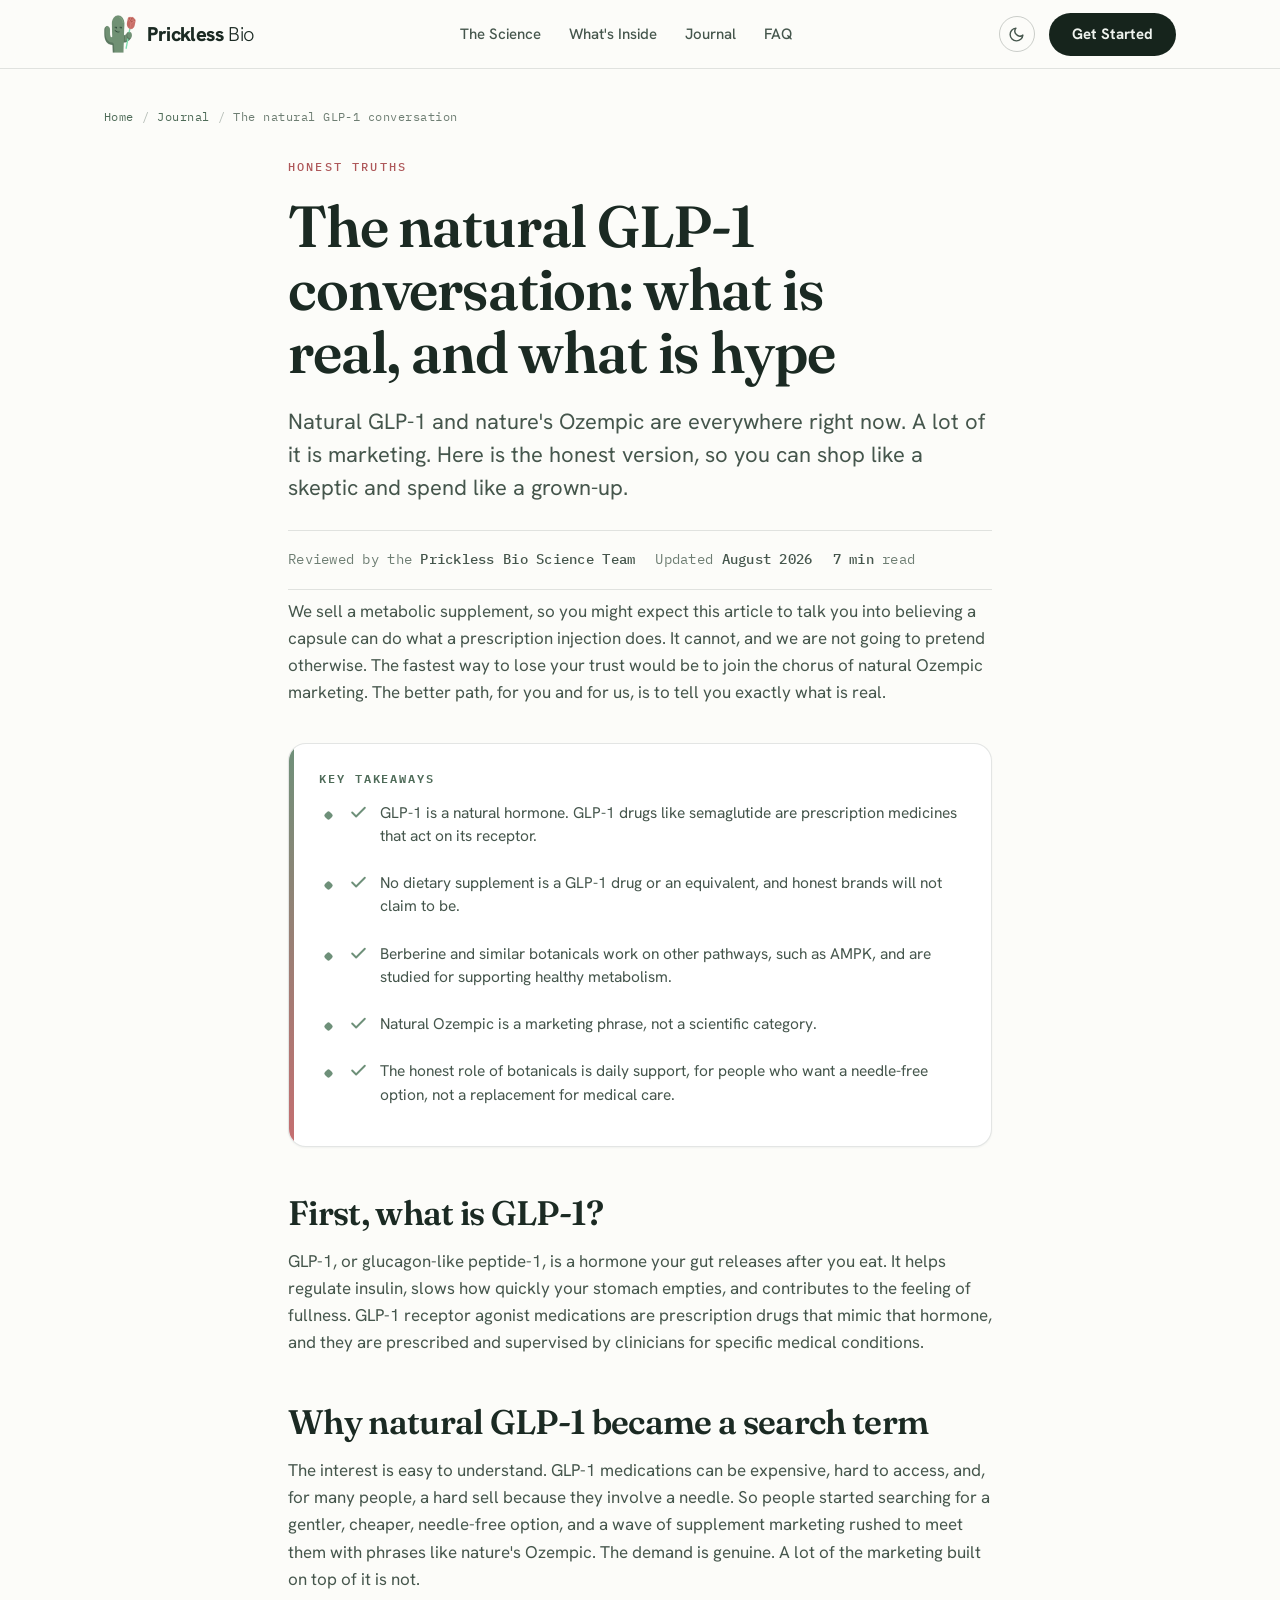
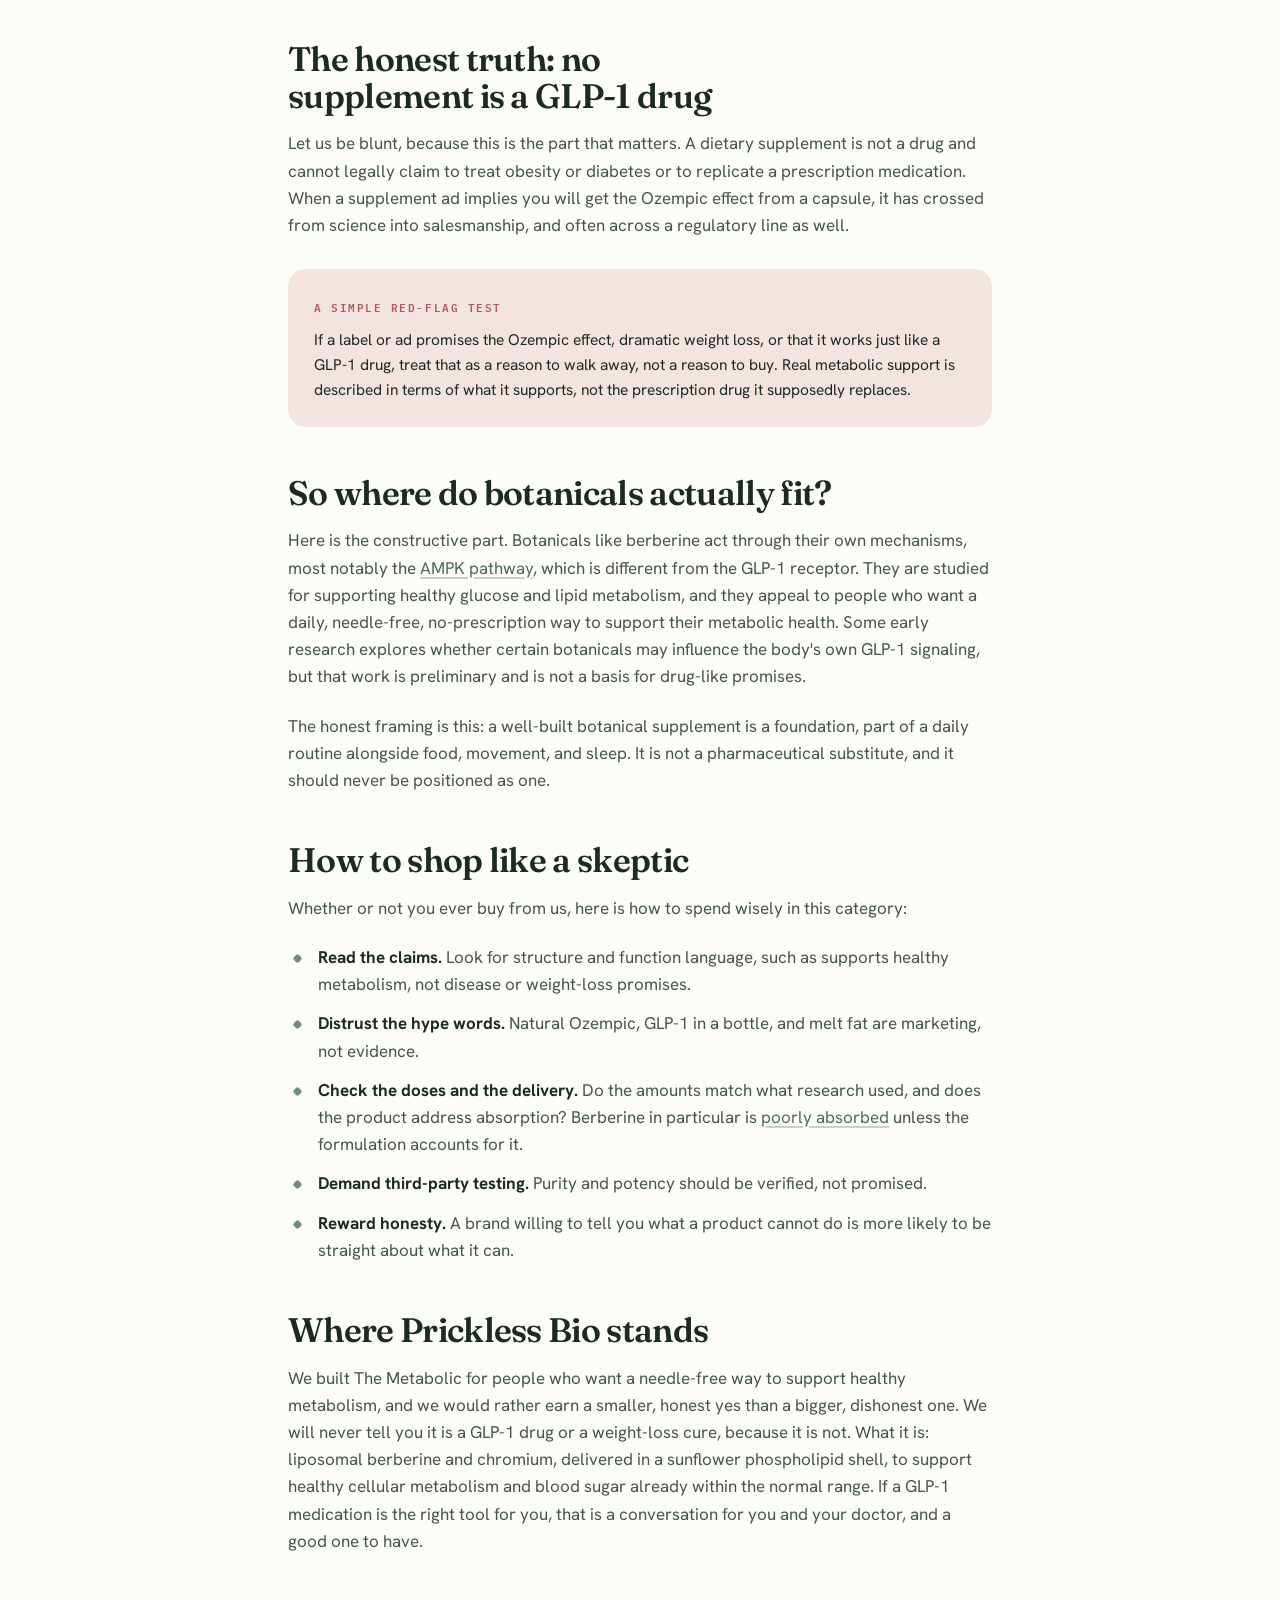
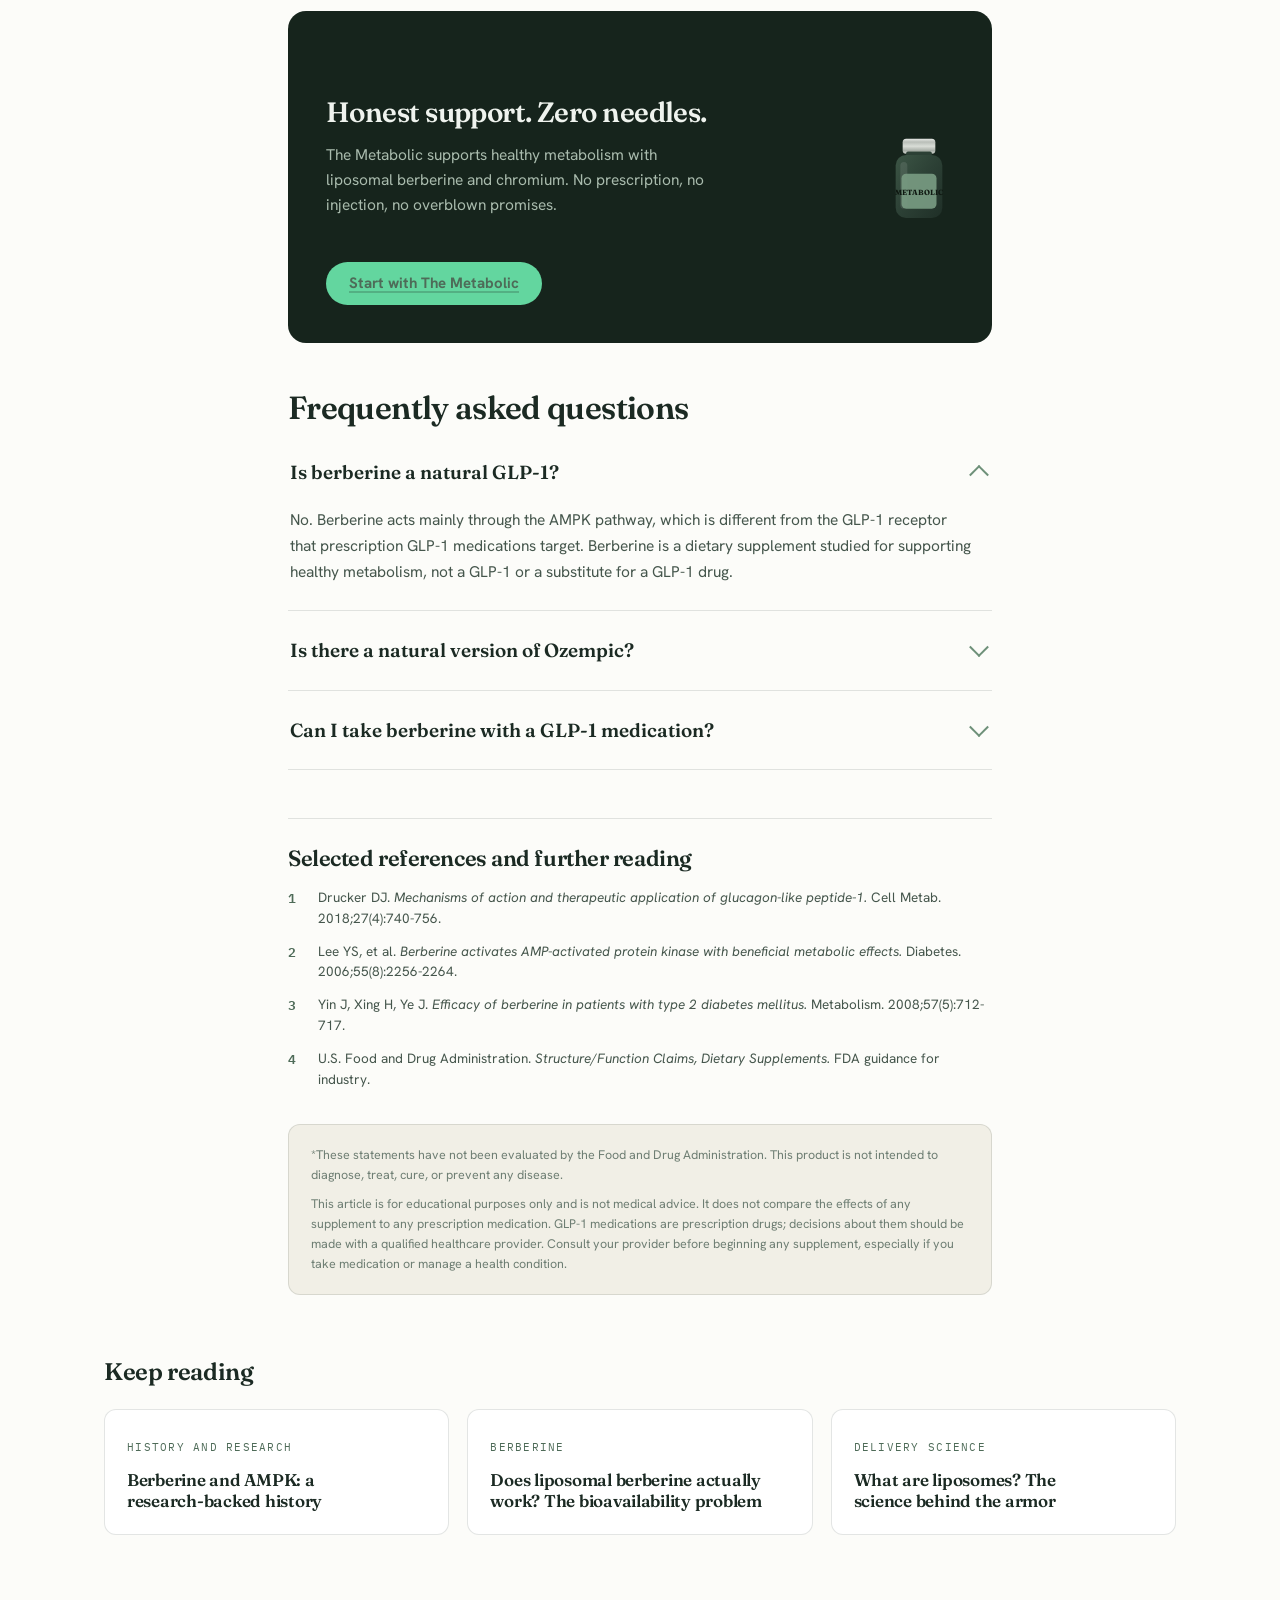
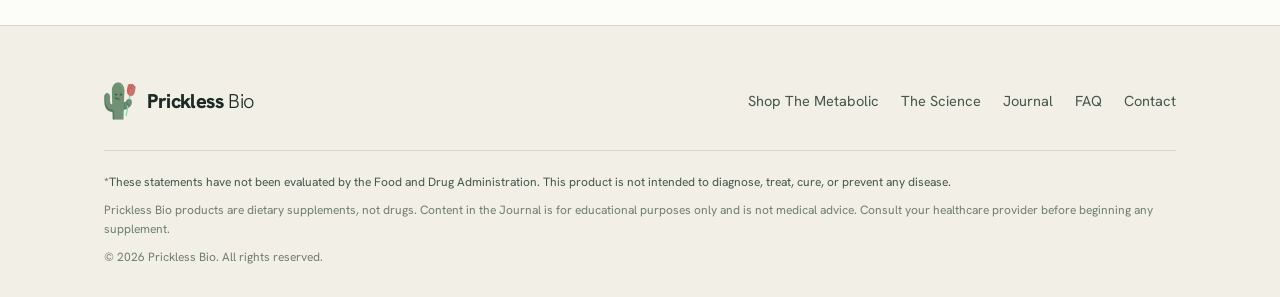
<file: learn/natural-glp-1-alternative-truth.html>
<!doctype html>
<html lang="en">
<head>
<meta charset="utf-8">
<title>The Natural GLP-1 Conversation: What Is Real and What Is Hype</title>
<meta name="viewport" content="width=device-width, initial-scale=1">
<meta name="description" content="No supplement is a GLP-1 drug. An honest, research-backed look at natural GLP-1 alternatives, what berberine and botanicals can and cannot do, and how to shop without getting fooled.">
<meta name="keywords" content="natural GLP-1, natural GLP-1 alternative, berberine GLP-1, natural ozempic alternative, GLP-1 supplement, is berberine a natural GLP-1">
<link rel="canonical" href="https://pricklessbio.com/learn/natural-glp-1-alternative-truth.html">
<meta name="robots" content="index, follow, max-image-preview:large">
<meta name="theme-color" content="#16241C">
<meta property="og:type" content="article">
<meta property="og:site_name" content="Prickless Bio">
<meta property="og:title" content="The Natural GLP-1 Conversation: What Is Real, What Is Hype">
<meta property="og:description" content="No supplement is a GLP-1 drug. The honest version, so you can shop like a skeptic and spend like a grown-up.">
<meta property="og:url" content="https://pricklessbio.com/learn/natural-glp-1-alternative-truth.html">
<meta property="og:image" content="https://pricklessbio.com/og-image.png">
<meta name="twitter:card" content="summary_large_image">
<link rel="icon" href="../assets/logo.svg" type="image/svg+xml">
<link rel="preconnect" href="https://fonts.googleapis.com">
<link rel="preconnect" href="https://fonts.gstatic.com" crossorigin>
<link rel="stylesheet" href="https://fonts.googleapis.com/css2?family=Fraunces:ital,opsz,wght@0,9..144,400;0,9..144,500;0,9..144,600;0,9..144,700;1,9..144,400&family=Hanken+Grotesk:wght@400;500;600;700;800&family=IBM+Plex+Mono:wght@400;500;600&display=swap">
<link rel="stylesheet" href="../assets/prickless.css">
<script type="application/ld+json">
{
  "@context":"https://schema.org",
  "@graph":[
    {
      "@type":"Article",
      "headline":"The natural GLP-1 conversation: what is real, and what is hype",
      "description":"An honest, research-backed look at natural GLP-1 alternatives and where botanicals like berberine actually fit.",
      "image":"https://pricklessbio.com/og-image.png",
      "author":{"@type":"Organization","name":"Prickless Bio"},
      "publisher":{"@type":"Organization","name":"Prickless Bio","logo":{"@type":"ImageObject","url":"https://pricklessbio.com/logo.png"}},
      "datePublished":"2026-08-22",
      "dateModified":"2026-08-27",
      "articleSection":"Honest Truths",
      "keywords":"natural GLP-1, natural GLP-1 alternative, berberine GLP-1",
      "mainEntityOfPage":"https://pricklessbio.com/learn/natural-glp-1-alternative-truth.html"
    },
    {"@type":"BreadcrumbList","itemListElement":[
      {"@type":"ListItem","position":1,"name":"Home","item":"https://pricklessbio.com/"},
      {"@type":"ListItem","position":2,"name":"Journal","item":"https://pricklessbio.com/learn/"},
      {"@type":"ListItem","position":3,"name":"The natural GLP-1 conversation","item":"https://pricklessbio.com/learn/natural-glp-1-alternative-truth.html"}
    ]},
    {"@type":"FAQPage","mainEntity":[
      {"@type":"Question","name":"Is berberine a natural GLP-1?","acceptedAnswer":{"@type":"Answer","text":"No. Berberine acts mainly through the AMPK pathway, which is different from the GLP-1 receptor that prescription GLP-1 medications target. Berberine is a dietary supplement studied for supporting healthy metabolism, not a GLP-1 or a substitute for a GLP-1 drug."}},
      {"@type":"Question","name":"Is there a natural version of Ozempic?","acceptedAnswer":{"@type":"Answer","text":"No dietary supplement is equivalent to a prescription GLP-1 medication. Natural Ozempic is a marketing phrase, not a scientific category. Botanicals can support healthy metabolism through their own mechanisms, but they do not replicate the effects of GLP-1 drugs, and any product claiming to is overstating the science."}},
      {"@type":"Question","name":"Can I take berberine with a GLP-1 medication?","acceptedAnswer":{"@type":"Answer","text":"That is a question for your doctor. Do not combine, replace, or change any prescription medication based on supplement marketing. Always tell your healthcare provider about every supplement you take."}}
    ]}
  ]
}
</script>
</head>
<body>

<header class="nav">
  <div class="wrap nav-in">
    <a class="brand" href="../index.html" aria-label="Prickless Bio home">
      <img src="../assets/logo.png" alt=""><span class="wordmark"><b>Prickless</b> <span>Bio</span></span>
    </a>
    <nav class="nav-links" aria-label="Primary">
      <a href="../science.html">The Science</a>
      <a href="../the-metabolic.html">What's Inside</a>
      <a href="index.html">Journal</a>
      <a href="../the-metabolic.html#faq">FAQ</a>
    </nav>
    <div class="nav-right">
      <button class="theme-toggle" id="themeBtn" aria-label="Toggle dark mode" title="Toggle theme"><svg id="themeIcon" viewBox="0 0 24 24" fill="none" stroke="currentColor" stroke-width="2" stroke-linecap="round" stroke-linejoin="round"></svg></button>
      <a href="../the-metabolic.html#pricing" class="btn btn-primary">Get Started</a>
    </div>
  </div>
</header>

<main>
<article class="article">
  <div class="wrap">
    <nav class="breadcrumb" aria-label="Breadcrumb">
      <a href="../index.html">Home</a><span class="sep">/</span>
      <a href="index.html">Journal</a><span class="sep">/</span>
      <span>The natural GLP-1 conversation</span>
    </nav>

    <header class="art-head">
      <span class="cat">Honest Truths</span>
      <h1>The natural GLP-1 conversation: what is real, and what is hype</h1>
      <p class="standfirst">Natural GLP-1 and nature's Ozempic are everywhere right now. A lot of it is marketing. Here is the honest version, so you can shop like a skeptic and spend like a grown-up.</p>
      <div class="art-meta">
        <span>Reviewed by the <b>Prickless Bio Science Team</b></span>
        <span>Updated <b>August 2026</b></span>
        <span><b>7 min</b> read</span>
      </div>
    </header>

    <div class="prose">
      <p>We sell a metabolic supplement, so you might expect this article to talk you into believing a capsule can do what a prescription injection does. It cannot, and we are not going to pretend otherwise. The fastest way to lose your trust would be to join the chorus of natural Ozempic marketing. The better path, for you and for us, is to tell you exactly what is real.</p>

      <div class="takeaways">
        <h2>Key takeaways</h2>
        <ul>
          <li><svg viewBox="0 0 24 24" fill="none" stroke="currentColor" stroke-width="2.4" stroke-linecap="round" stroke-linejoin="round"><path d="M20 6L9 17l-5-5"/></svg>GLP-1 is a natural hormone. GLP-1 drugs like semaglutide are prescription medicines that act on its receptor.</li>
          <li><svg viewBox="0 0 24 24" fill="none" stroke="currentColor" stroke-width="2.4" stroke-linecap="round" stroke-linejoin="round"><path d="M20 6L9 17l-5-5"/></svg>No dietary supplement is a GLP-1 drug or an equivalent, and honest brands will not claim to be.</li>
          <li><svg viewBox="0 0 24 24" fill="none" stroke="currentColor" stroke-width="2.4" stroke-linecap="round" stroke-linejoin="round"><path d="M20 6L9 17l-5-5"/></svg>Berberine and similar botanicals work on other pathways, such as AMPK, and are studied for supporting healthy metabolism.</li>
          <li><svg viewBox="0 0 24 24" fill="none" stroke="currentColor" stroke-width="2.4" stroke-linecap="round" stroke-linejoin="round"><path d="M20 6L9 17l-5-5"/></svg>Natural Ozempic is a marketing phrase, not a scientific category.</li>
          <li><svg viewBox="0 0 24 24" fill="none" stroke="currentColor" stroke-width="2.4" stroke-linecap="round" stroke-linejoin="round"><path d="M20 6L9 17l-5-5"/></svg>The honest role of botanicals is daily support, for people who want a needle-free option, not a replacement for medical care.</li>
        </ul>
      </div>

      <h2>First, what is GLP-1?</h2>
      <p>GLP-1, or glucagon-like peptide-1, is a hormone your gut releases after you eat. It helps regulate insulin, slows how quickly your stomach empties, and contributes to the feeling of fullness. GLP-1 receptor agonist medications are prescription drugs that mimic that hormone, and they are prescribed and supervised by clinicians for specific medical conditions.</p>

      <h2>Why natural GLP-1 became a search term</h2>
      <p>The interest is easy to understand. GLP-1 medications can be expensive, hard to access, and, for many people, a hard sell because they involve a needle. So people started searching for a gentler, cheaper, needle-free option, and a wave of supplement marketing rushed to meet them with phrases like nature's Ozempic. The demand is genuine. A lot of the marketing built on top of it is not.</p>

      <h2>The honest truth: no supplement is a GLP-1 drug</h2>
      <p>Let us be blunt, because this is the part that matters. A dietary supplement is not a drug and cannot legally claim to treat obesity or diabetes or to replicate a prescription medication. When a supplement ad implies you will get the Ozempic effect from a capsule, it has crossed from science into salesmanship, and often across a regulatory line as well.</p>
      <div class="callout honest">
        <span class="k">A simple red-flag test</span>
        <p>If a label or ad promises the Ozempic effect, dramatic weight loss, or that it works just like a GLP-1 drug, treat that as a reason to walk away, not a reason to buy. Real metabolic support is described in terms of what it supports, not the prescription drug it supposedly replaces.</p>
      </div>

      <h2>So where do botanicals actually fit?</h2>
      <p>Here is the constructive part. Botanicals like berberine act through their own mechanisms, most notably the <a href="berberine-ampk-history.html">AMPK pathway</a>, which is different from the GLP-1 receptor. They are studied for supporting healthy glucose and lipid metabolism, and they appeal to people who want a daily, needle-free, no-prescription way to support their metabolic health. Some early research explores whether certain botanicals may influence the body's own GLP-1 signaling, but that work is preliminary and is not a basis for drug-like promises.</p>
      <p>The honest framing is this: a well-built botanical supplement is a foundation, part of a daily routine alongside food, movement, and sleep. It is not a pharmaceutical substitute, and it should never be positioned as one.</p>

      <h2>How to shop like a skeptic</h2>
      <p>Whether or not you ever buy from us, here is how to spend wisely in this category:</p>
      <ul>
        <li><strong>Read the claims.</strong> Look for structure and function language, such as supports healthy metabolism, not disease or weight-loss promises.</li>
        <li><strong>Distrust the hype words.</strong> Natural Ozempic, GLP-1 in a bottle, and melt fat are marketing, not evidence.</li>
        <li><strong>Check the doses and the delivery.</strong> Do the amounts match what research used, and does the product address absorption? Berberine in particular is <a href="liposomal-berberine-bioavailability.html">poorly absorbed</a> unless the formulation accounts for it.</li>
        <li><strong>Demand third-party testing.</strong> Purity and potency should be verified, not promised.</li>
        <li><strong>Reward honesty.</strong> A brand willing to tell you what a product cannot do is more likely to be straight about what it can.</li>
      </ul>

      <h2>Where Prickless Bio stands</h2>
      <p>We built The Metabolic for people who want a needle-free way to support healthy metabolism, and we would rather earn a smaller, honest yes than a bigger, dishonest one. We will never tell you it is a GLP-1 drug or a weight-loss cure, because it is not. What it is: liposomal berberine and chromium, delivered in a sunflower phospholipid shell, to support healthy cellular metabolism and blood sugar already within the normal range. If a GLP-1 medication is the right tool for you, that is a conversation for you and your doctor, and a good one to have.</p>

      <div class="pcta">
        <div>
          <h2>Honest support. Zero needles.</h2>
          <p>The Metabolic supports healthy metabolism with liposomal berberine and chromium. No prescription, no injection, no overblown promises.</p>
          <a href="../the-metabolic.html#pricing" class="btn btn-onpine" style="margin-top:22px">Start with The Metabolic</a>
        </div>
        <svg class="jar" viewBox="0 0 60 74" aria-hidden="true"><use href="#jarmini"/></svg>
      </div>

      <div class="afaq">
        <h2>Frequently asked questions</h2>
        <details open><summary>Is berberine a natural GLP-1?</summary><div class="a">No. Berberine acts mainly through the AMPK pathway, which is different from the GLP-1 receptor that prescription GLP-1 medications target. Berberine is a dietary supplement studied for supporting healthy metabolism, not a GLP-1 or a substitute for a GLP-1 drug.</div></details>
        <details><summary>Is there a natural version of Ozempic?</summary><div class="a">No dietary supplement is equivalent to a prescription GLP-1 medication. Natural Ozempic is a marketing phrase, not a scientific category. Botanicals can support healthy metabolism through their own mechanisms, but they do not replicate the effects of GLP-1 drugs.</div></details>
        <details><summary>Can I take berberine with a GLP-1 medication?</summary><div class="a">That is a question for your doctor. Do not combine, replace, or change any prescription medication based on supplement marketing. Always tell your healthcare provider about every supplement you take.</div></details>
      </div>

      <div class="refs">
        <h2>Selected references and further reading</h2>
        <ol>
          <li>Drucker DJ. <cite>Mechanisms of action and therapeutic application of glucagon-like peptide-1.</cite> Cell Metab. 2018;27(4):740-756.</li>
          <li>Lee YS, et al. <cite>Berberine activates AMP-activated protein kinase with beneficial metabolic effects.</cite> Diabetes. 2006;55(8):2256-2264.</li>
          <li>Yin J, Xing H, Ye J. <cite>Efficacy of berberine in patients with type 2 diabetes mellitus.</cite> Metabolism. 2008;57(5):712-717.</li>
          <li>U.S. Food and Drug Administration. <cite>Structure/Function Claims, Dietary Supplements.</cite> FDA guidance for industry.</li>
        </ol>
      </div>

      <div class="med-disclaimer">
        <p class="star">*These statements have not been evaluated by the Food and Drug Administration. This product is not intended to diagnose, treat, cure, or prevent any disease.</p>
        <p>This article is for educational purposes only and is not medical advice. It does not compare the effects of any supplement to any prescription medication. GLP-1 medications are prescription drugs; decisions about them should be made with a qualified healthcare provider. Consult your provider before beginning any supplement, especially if you take medication or manage a health condition.</p>
      </div>
    </div>
  </div>

  <section class="related">
    <h2>Keep reading</h2>
    <div class="wrap"><div class="rel-grid">
      <a href="berberine-ampk-history.html"><span class="cat">History and Research</span><h3>Berberine and AMPK: a research-backed history</h3></a>
      <a href="liposomal-berberine-bioavailability.html"><span class="cat">Berberine</span><h3>Does liposomal berberine actually work? The bioavailability problem</h3></a>
      <a href="what-are-liposomes-delivery-science.html"><span class="cat">Delivery Science</span><h3>What are liposomes? The science behind the armor</h3></a>
    </div></div>
  </section>
</article>
</main>

<footer>
  <div class="wrap">
    <div class="foot-in">
      <a class="brand" href="../index.html" aria-label="Prickless Bio home"><img src="../assets/logo.png" alt=""><span class="wordmark"><b>Prickless</b> <span>Bio</span></span></a>
      <div class="foot-links">
        <a href="../the-metabolic.html#pricing">Shop The Metabolic</a>
        <a href="../science.html">The Science</a>
        <a href="index.html">Journal</a>
        <a href="../the-metabolic.html#faq">FAQ</a>
        <a href="mailto:hello@pricklessbio.com">Contact</a>
      </div>
    </div>
    <div class="foot-disclaimer">
      <p class="star">*These statements have not been evaluated by the Food and Drug Administration. This product is not intended to diagnose, treat, cure, or prevent any disease.</p>
      <p>Prickless Bio products are dietary supplements, not drugs. Content in the Journal is for educational purposes only and is not medical advice. Consult your healthcare provider before beginning any supplement.</p>
      <p>&copy; <span id="yr"></span> Prickless Bio. All rights reserved.</p>
    </div>
  </div>
</footer>

<svg width="0" height="0" style="position:absolute" aria-hidden="true"><defs>
  <linearGradient id="metalLid" x1="0" y1="0" x2="0" y2="1"><stop offset="0%" stop-color="#e7e9e6"/><stop offset="22%" stop-color="#b9beb8"/><stop offset="50%" stop-color="#d9ddd7"/><stop offset="78%" stop-color="#a9afa8"/><stop offset="100%" stop-color="#cfd3cd"/></linearGradient>
  <linearGradient id="glass" x1="0" y1="0" x2="1" y2="1"><stop offset="0%" stop-color="#3c5545"/><stop offset="50%" stop-color="#2c4035"/><stop offset="100%" stop-color="#1f2f27"/></linearGradient>
  <g id="jarmini">
    <rect x="16" y="4" width="28" height="13" rx="3" fill="url(#metalLid)"/>
    <rect x="19" y="15" width="22" height="5" rx="1.5" fill="#2c4035"/>
    <rect x="10" y="18" width="40" height="54" rx="9" fill="url(#glass)"/>
    <rect x="14" y="24" width="6" height="40" rx="3" fill="#ffffff" opacity=".10"/>
    <rect x="15" y="34" width="30" height="30" rx="4" fill="#789B82" opacity=".92"/>
    <text x="30" y="52" text-anchor="middle" font-family="Fraunces, serif" font-weight="700" font-size="6.4" fill="#0f1811">METABOLIC</text>
  </g>
</defs></svg>

<script src="../assets/site.js"></script>
</body>
</html>
</file>
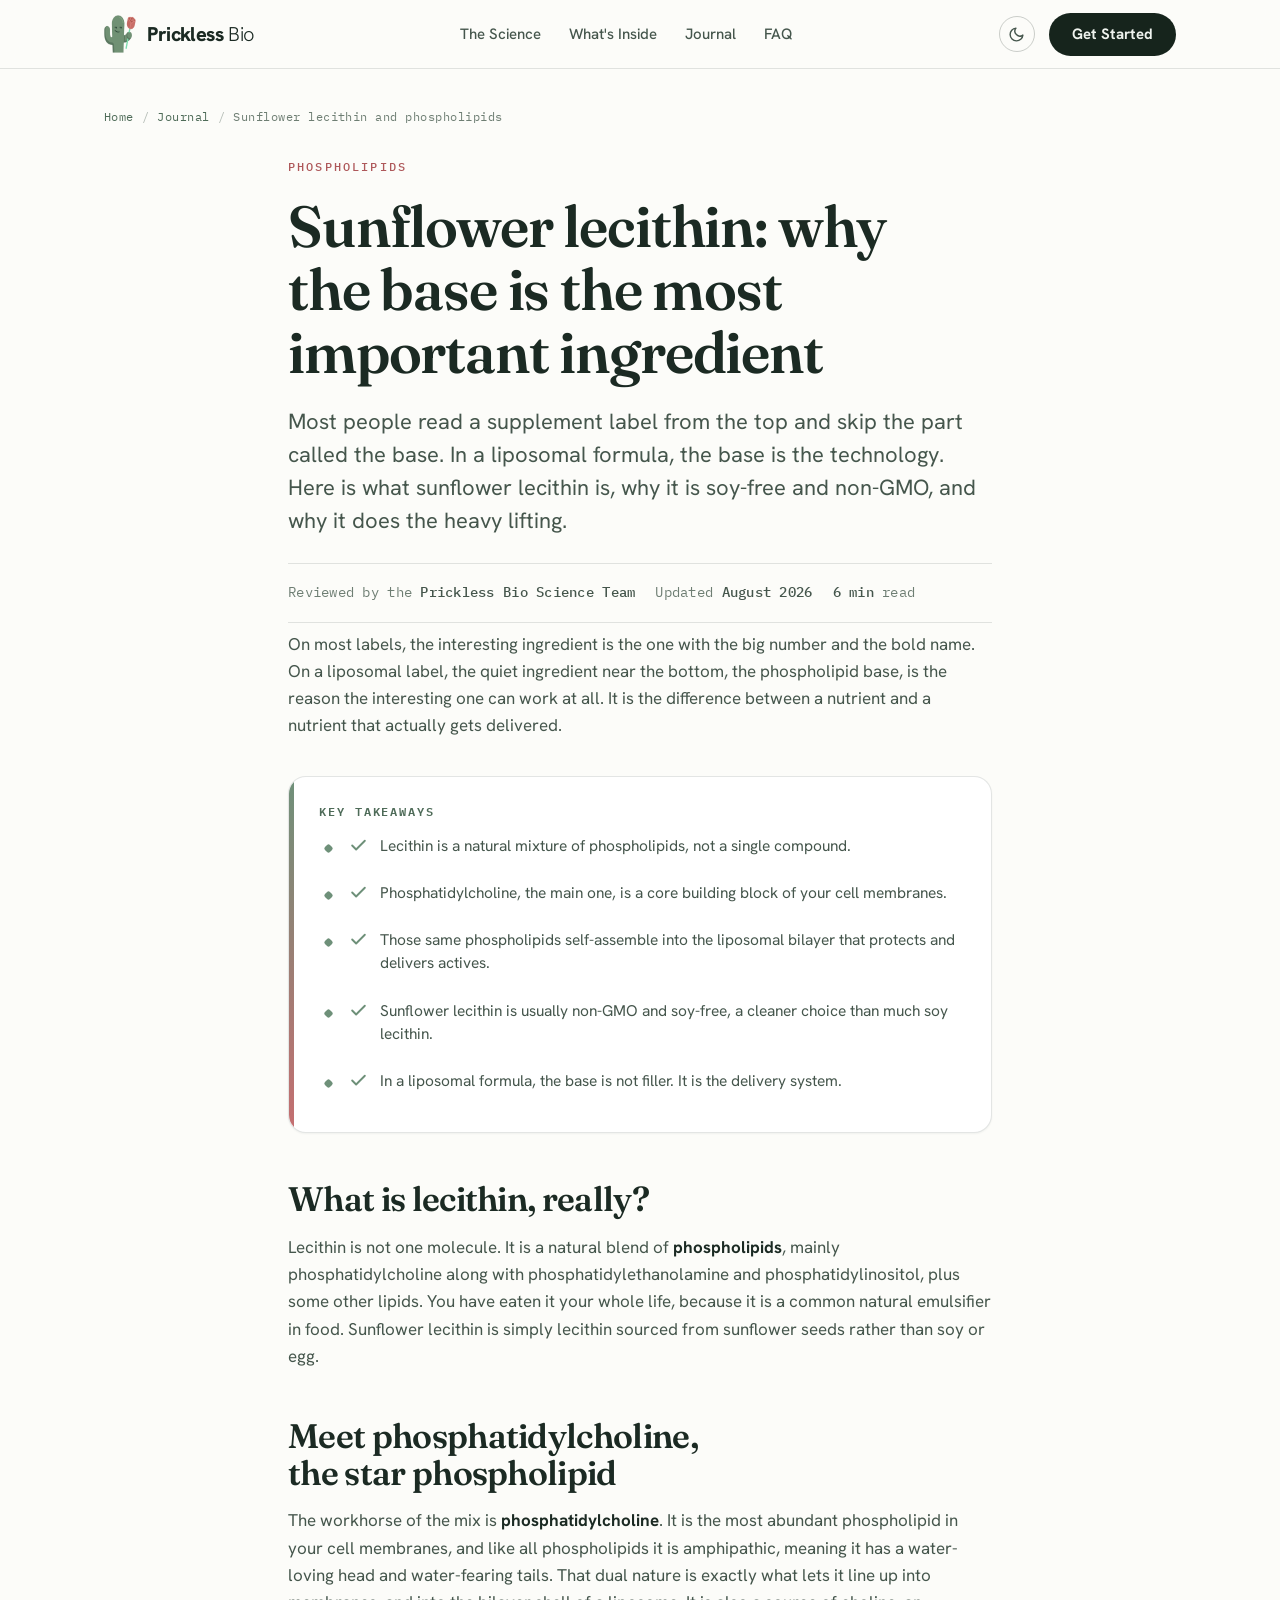
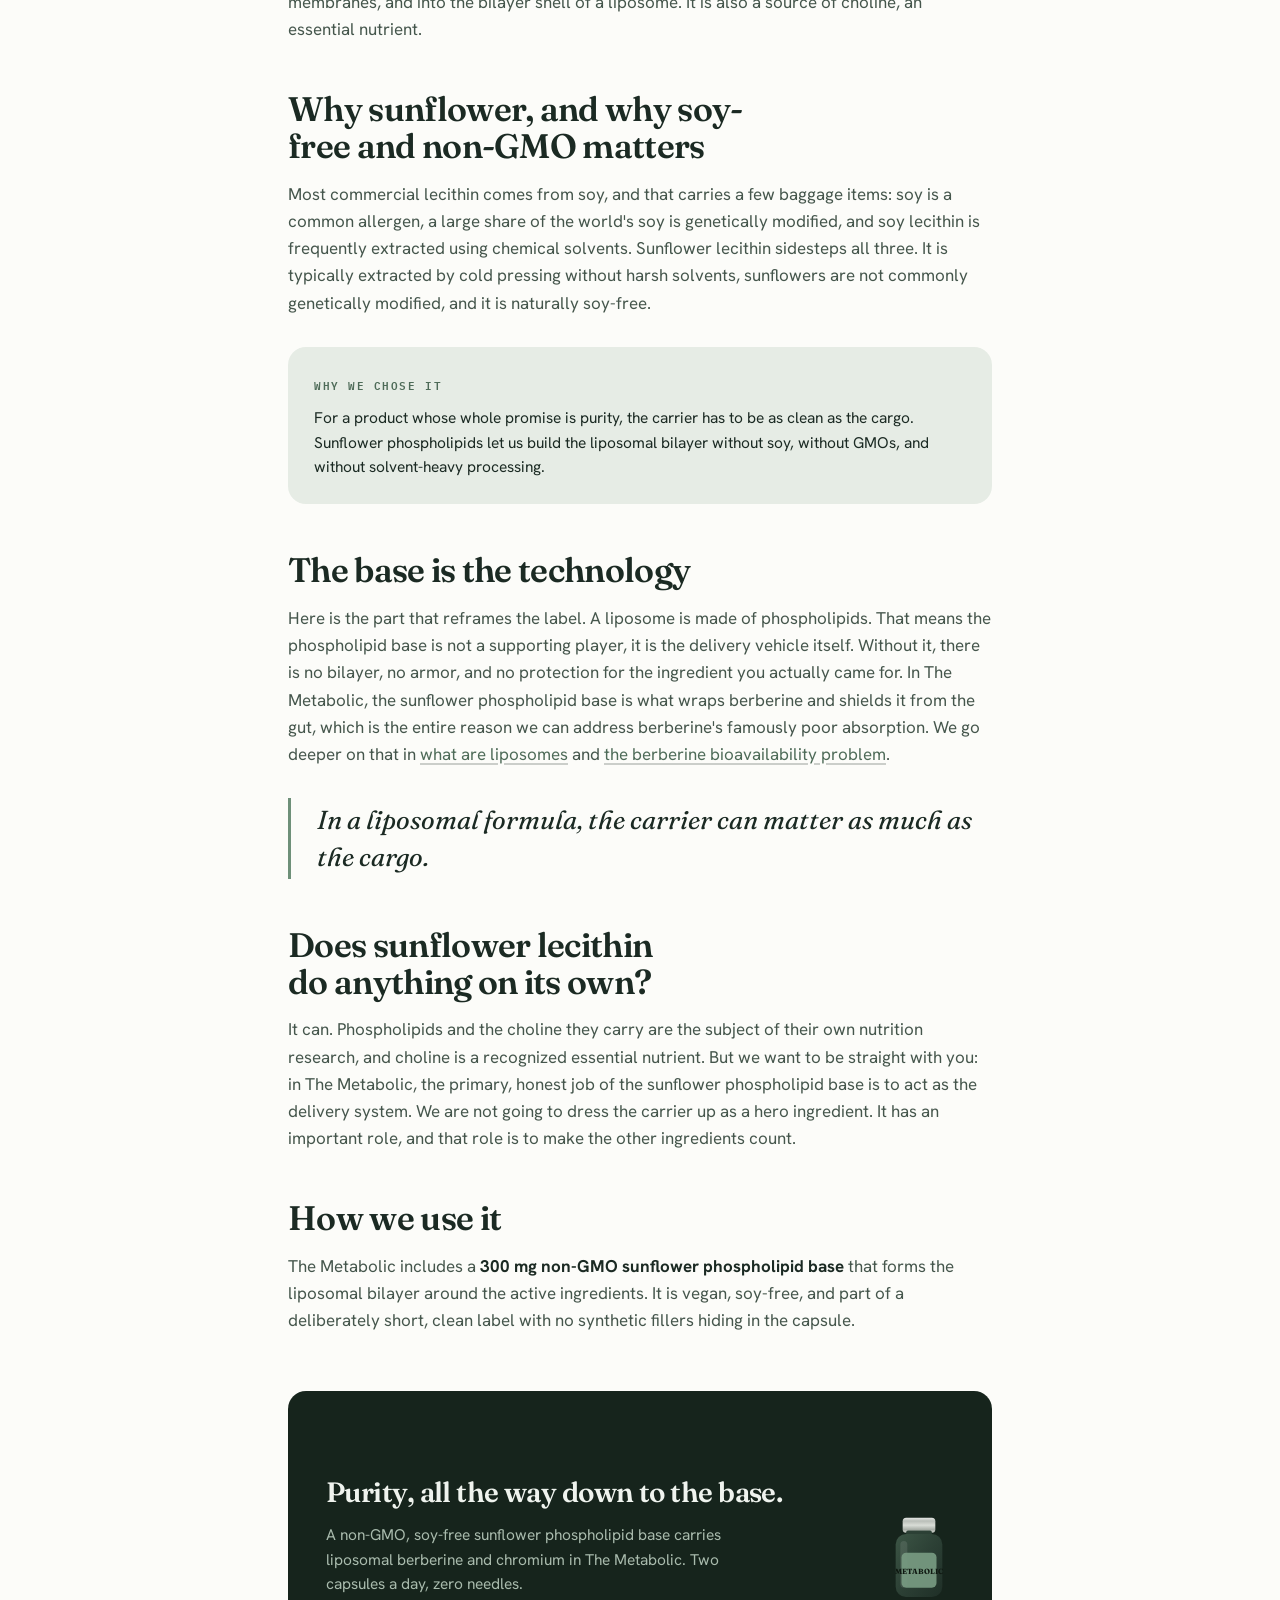
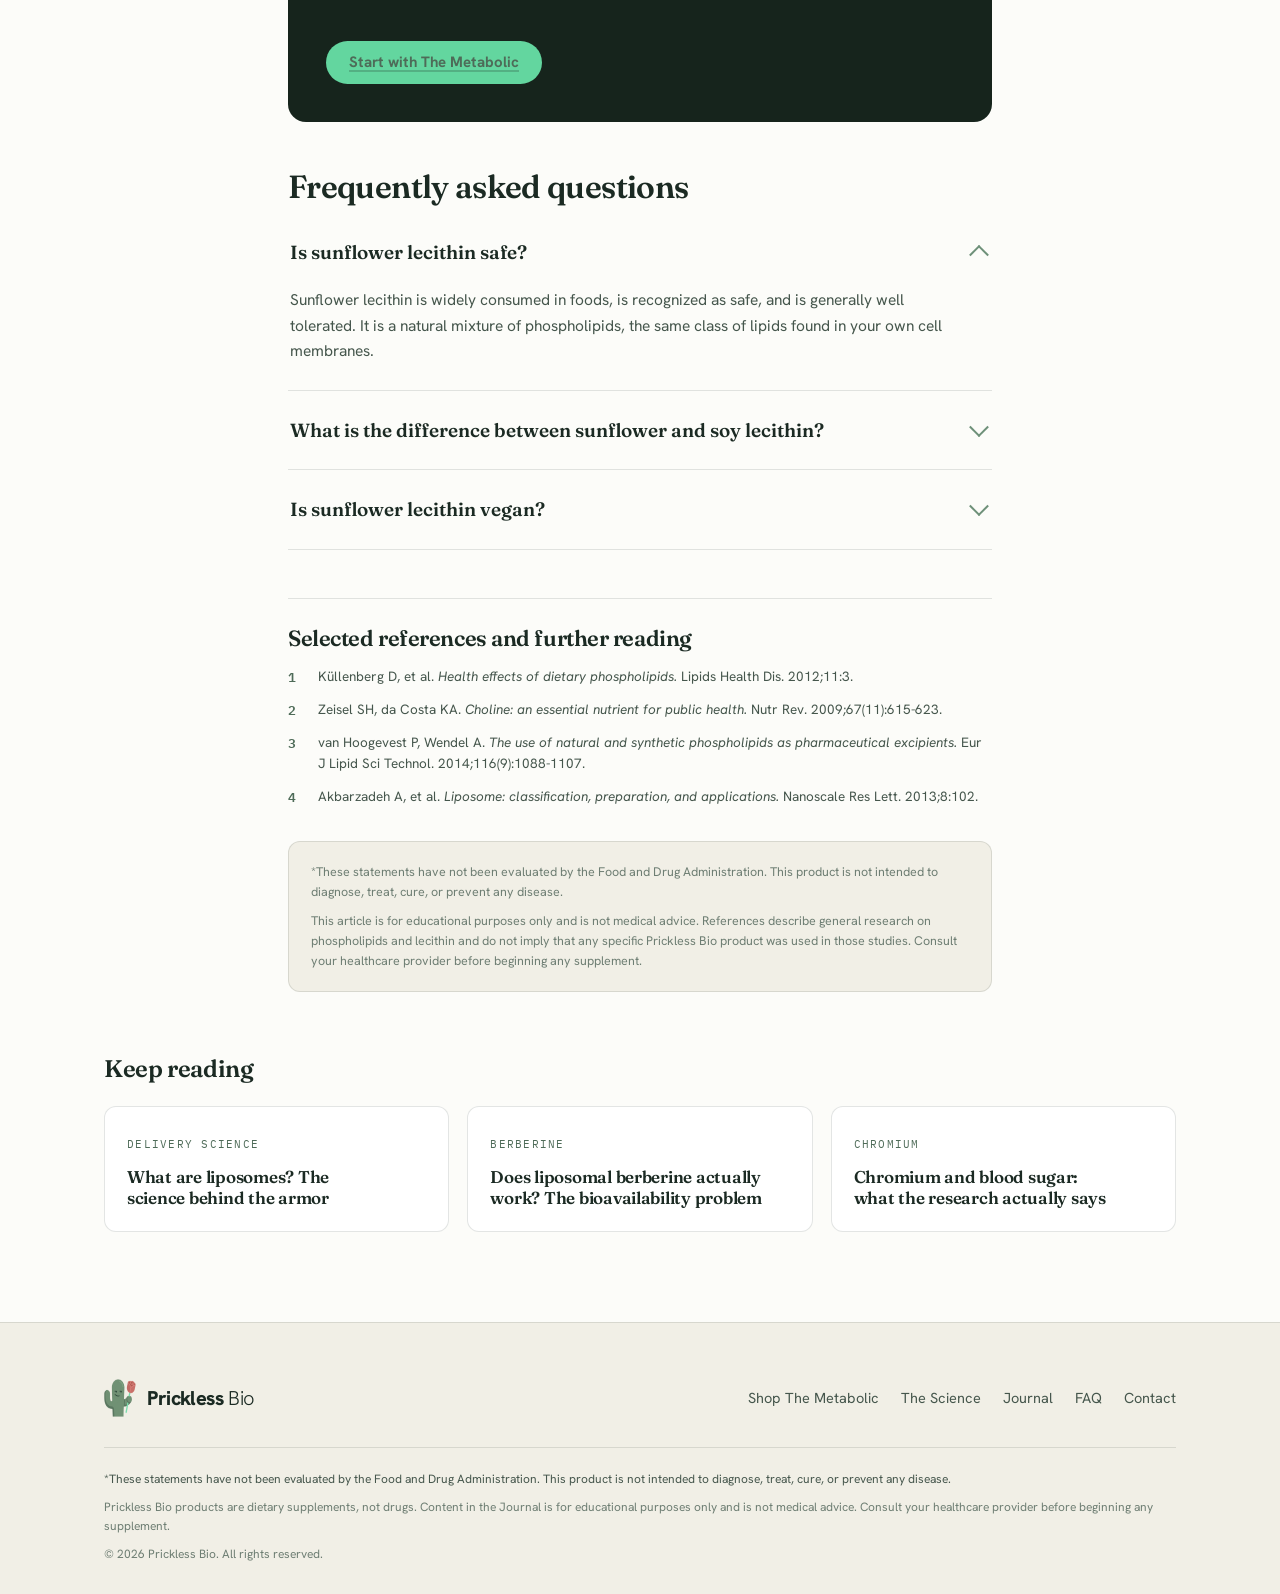
<file: learn/sunflower-lecithin-phospholipids.html>
<!doctype html>
<html lang="en">
<head>
<meta charset="utf-8">
<title>Sunflower Lecithin and Phospholipids: Why the Base Is the Most Important Ingredient</title>
<meta name="viewport" content="width=device-width, initial-scale=1">
<meta name="description" content="Sunflower lecithin is a soy-free, non-GMO source of phospholipids like phosphatidylcholine, the same lipids that build cell membranes and the liposomal shell. Why the carrier matters as much as the cargo.">
<meta name="keywords" content="sunflower lecithin, phospholipids, phosphatidylcholine, sunflower lecithin benefits, non-GMO lecithin, soy-free lecithin, sunflower vs soy lecithin">
<link rel="canonical" href="https://pricklessbio.com/learn/sunflower-lecithin-phospholipids.html">
<meta name="robots" content="index, follow, max-image-preview:large">
<meta name="theme-color" content="#16241C">
<meta property="og:type" content="article">
<meta property="og:site_name" content="Prickless Bio">
<meta property="og:title" content="Sunflower Lecithin: Why the Base Is the Most Important Ingredient">
<meta property="og:description" content="In a liposomal formula, the base is the technology. What sunflower lecithin is, why it is soy-free and non-GMO, and why it does the heavy lifting.">
<meta property="og:url" content="https://pricklessbio.com/learn/sunflower-lecithin-phospholipids.html">
<meta property="og:image" content="https://pricklessbio.com/og-image.png">
<meta name="twitter:card" content="summary_large_image">
<link rel="icon" href="../assets/logo.svg" type="image/svg+xml">
<link rel="preconnect" href="https://fonts.googleapis.com">
<link rel="preconnect" href="https://fonts.gstatic.com" crossorigin>
<link rel="stylesheet" href="https://fonts.googleapis.com/css2?family=Fraunces:ital,opsz,wght@0,9..144,400;0,9..144,500;0,9..144,600;0,9..144,700;1,9..144,400&family=Hanken+Grotesk:wght@400;500;600;700;800&family=IBM+Plex+Mono:wght@400;500;600&display=swap">
<link rel="stylesheet" href="../assets/prickless.css">
<script type="application/ld+json">
{
  "@context":"https://schema.org",
  "@graph":[
    {
      "@type":"Article",
      "headline":"Sunflower lecithin: why the base is the most important ingredient",
      "description":"What sunflower lecithin and phospholipids are, why sunflower is soy-free and non-GMO, and why the base forms the liposomal delivery system.",
      "image":"https://pricklessbio.com/og-image.png",
      "author":{"@type":"Organization","name":"Prickless Bio"},
      "publisher":{"@type":"Organization","name":"Prickless Bio","logo":{"@type":"ImageObject","url":"https://pricklessbio.com/logo.png"}},
      "datePublished":"2026-08-18",
      "dateModified":"2026-08-27",
      "articleSection":"Phospholipids",
      "keywords":"sunflower lecithin, phospholipids, phosphatidylcholine, non-GMO lecithin",
      "mainEntityOfPage":"https://pricklessbio.com/learn/sunflower-lecithin-phospholipids.html"
    },
    {"@type":"BreadcrumbList","itemListElement":[
      {"@type":"ListItem","position":1,"name":"Home","item":"https://pricklessbio.com/"},
      {"@type":"ListItem","position":2,"name":"Journal","item":"https://pricklessbio.com/learn/"},
      {"@type":"ListItem","position":3,"name":"Sunflower lecithin and phospholipids","item":"https://pricklessbio.com/learn/sunflower-lecithin-phospholipids.html"}
    ]},
    {"@type":"FAQPage","mainEntity":[
      {"@type":"Question","name":"Is sunflower lecithin safe?","acceptedAnswer":{"@type":"Answer","text":"Sunflower lecithin is widely consumed in foods, is recognized as safe, and is generally well tolerated. It is a natural mixture of phospholipids, the same class of lipids found in your own cell membranes."}},
      {"@type":"Question","name":"What is the difference between sunflower and soy lecithin?","acceptedAnswer":{"@type":"Answer","text":"Sunflower lecithin is typically non-GMO and soy-free, and is often extracted by cold pressing without chemical solvents. Much soy lecithin comes from genetically modified soy and can be extracted using solvents, and soy is a common allergen. That is why many clean-label formulas choose sunflower."}},
      {"@type":"Question","name":"Is sunflower lecithin vegan?","acceptedAnswer":{"@type":"Answer","text":"Yes. Sunflower lecithin is derived from sunflower seeds, so it is plant based and suitable for vegan and vegetarian diets."}}
    ]}
  ]
}
</script>
</head>
<body>

<header class="nav">
  <div class="wrap nav-in">
    <a class="brand" href="../index.html" aria-label="Prickless Bio home">
      <img src="../assets/logo.png" alt=""><span class="wordmark"><b>Prickless</b> <span>Bio</span></span>
    </a>
    <nav class="nav-links" aria-label="Primary">
      <a href="../science.html">The Science</a>
      <a href="../the-metabolic.html">What's Inside</a>
      <a href="index.html">Journal</a>
      <a href="../the-metabolic.html#faq">FAQ</a>
    </nav>
    <div class="nav-right">
      <button class="theme-toggle" id="themeBtn" aria-label="Toggle dark mode" title="Toggle theme"><svg id="themeIcon" viewBox="0 0 24 24" fill="none" stroke="currentColor" stroke-width="2" stroke-linecap="round" stroke-linejoin="round"></svg></button>
      <a href="../the-metabolic.html#pricing" class="btn btn-primary">Get Started</a>
    </div>
  </div>
</header>

<main>
<article class="article">
  <div class="wrap">
    <nav class="breadcrumb" aria-label="Breadcrumb">
      <a href="../index.html">Home</a><span class="sep">/</span>
      <a href="index.html">Journal</a><span class="sep">/</span>
      <span>Sunflower lecithin and phospholipids</span>
    </nav>

    <header class="art-head">
      <span class="cat">Phospholipids</span>
      <h1>Sunflower lecithin: why the base is the most important ingredient</h1>
      <p class="standfirst">Most people read a supplement label from the top and skip the part called the base. In a liposomal formula, the base is the technology. Here is what sunflower lecithin is, why it is soy-free and non-GMO, and why it does the heavy lifting.</p>
      <div class="art-meta">
        <span>Reviewed by the <b>Prickless Bio Science Team</b></span>
        <span>Updated <b>August 2026</b></span>
        <span><b>6 min</b> read</span>
      </div>
    </header>

    <div class="prose">
      <p>On most labels, the interesting ingredient is the one with the big number and the bold name. On a liposomal label, the quiet ingredient near the bottom, the phospholipid base, is the reason the interesting one can work at all. It is the difference between a nutrient and a nutrient that actually gets delivered.</p>

      <div class="takeaways">
        <h2>Key takeaways</h2>
        <ul>
          <li><svg viewBox="0 0 24 24" fill="none" stroke="currentColor" stroke-width="2.4" stroke-linecap="round" stroke-linejoin="round"><path d="M20 6L9 17l-5-5"/></svg>Lecithin is a natural mixture of phospholipids, not a single compound.</li>
          <li><svg viewBox="0 0 24 24" fill="none" stroke="currentColor" stroke-width="2.4" stroke-linecap="round" stroke-linejoin="round"><path d="M20 6L9 17l-5-5"/></svg>Phosphatidylcholine, the main one, is a core building block of your cell membranes.</li>
          <li><svg viewBox="0 0 24 24" fill="none" stroke="currentColor" stroke-width="2.4" stroke-linecap="round" stroke-linejoin="round"><path d="M20 6L9 17l-5-5"/></svg>Those same phospholipids self-assemble into the liposomal bilayer that protects and delivers actives.</li>
          <li><svg viewBox="0 0 24 24" fill="none" stroke="currentColor" stroke-width="2.4" stroke-linecap="round" stroke-linejoin="round"><path d="M20 6L9 17l-5-5"/></svg>Sunflower lecithin is usually non-GMO and soy-free, a cleaner choice than much soy lecithin.</li>
          <li><svg viewBox="0 0 24 24" fill="none" stroke="currentColor" stroke-width="2.4" stroke-linecap="round" stroke-linejoin="round"><path d="M20 6L9 17l-5-5"/></svg>In a liposomal formula, the base is not filler. It is the delivery system.</li>
        </ul>
      </div>

      <h2>What is lecithin, really?</h2>
      <p>Lecithin is not one molecule. It is a natural blend of <strong>phospholipids</strong>, mainly phosphatidylcholine along with phosphatidylethanolamine and phosphatidylinositol, plus some other lipids. You have eaten it your whole life, because it is a common natural emulsifier in food. Sunflower lecithin is simply lecithin sourced from sunflower seeds rather than soy or egg.</p>

      <h2>Meet phosphatidylcholine, the star phospholipid</h2>
      <p>The workhorse of the mix is <strong>phosphatidylcholine</strong>. It is the most abundant phospholipid in your cell membranes, and like all phospholipids it is amphipathic, meaning it has a water-loving head and water-fearing tails. That dual nature is exactly what lets it line up into membranes, and into the bilayer shell of a liposome. It is also a source of choline, an essential nutrient.</p>

      <h2>Why sunflower, and why soy-free and non-GMO matters</h2>
      <p>Most commercial lecithin comes from soy, and that carries a few baggage items: soy is a common allergen, a large share of the world's soy is genetically modified, and soy lecithin is frequently extracted using chemical solvents. Sunflower lecithin sidesteps all three. It is typically extracted by cold pressing without harsh solvents, sunflowers are not commonly genetically modified, and it is naturally soy-free.</p>
      <div class="callout">
        <span class="k">Why we chose it</span>
        <p>For a product whose whole promise is purity, the carrier has to be as clean as the cargo. Sunflower phospholipids let us build the liposomal bilayer without soy, without GMOs, and without solvent-heavy processing.</p>
      </div>

      <h2>The base is the technology</h2>
      <p>Here is the part that reframes the label. A liposome is made of phospholipids. That means the phospholipid base is not a supporting player, it is the delivery vehicle itself. Without it, there is no bilayer, no armor, and no protection for the ingredient you actually came for. In The Metabolic, the sunflower phospholipid base is what wraps berberine and shields it from the gut, which is the entire reason we can address berberine's famously poor absorption. We go deeper on that in <a href="what-are-liposomes-delivery-science.html">what are liposomes</a> and <a href="liposomal-berberine-bioavailability.html">the berberine bioavailability problem</a>.</p>
      <blockquote>
        In a liposomal formula, the carrier can matter as much as the cargo.
      </blockquote>

      <h2>Does sunflower lecithin do anything on its own?</h2>
      <p>It can. Phospholipids and the choline they carry are the subject of their own nutrition research, and choline is a recognized essential nutrient. But we want to be straight with you: in The Metabolic, the primary, honest job of the sunflower phospholipid base is to act as the delivery system. We are not going to dress the carrier up as a hero ingredient. It has an important role, and that role is to make the other ingredients count.</p>

      <h2>How we use it</h2>
      <p>The Metabolic includes a <strong>300 mg non-GMO sunflower phospholipid base</strong> that forms the liposomal bilayer around the active ingredients. It is vegan, soy-free, and part of a deliberately short, clean label with no synthetic fillers hiding in the capsule.</p>

      <div class="pcta">
        <div>
          <h2>Purity, all the way down to the base.</h2>
          <p>A non-GMO, soy-free sunflower phospholipid base carries liposomal berberine and chromium in The Metabolic. Two capsules a day, zero needles.</p>
          <a href="../the-metabolic.html#pricing" class="btn btn-onpine" style="margin-top:22px">Start with The Metabolic</a>
        </div>
        <svg class="jar" viewBox="0 0 60 74" aria-hidden="true"><use href="#jarmini"/></svg>
      </div>

      <div class="afaq">
        <h2>Frequently asked questions</h2>
        <details open><summary>Is sunflower lecithin safe?</summary><div class="a">Sunflower lecithin is widely consumed in foods, is recognized as safe, and is generally well tolerated. It is a natural mixture of phospholipids, the same class of lipids found in your own cell membranes.</div></details>
        <details><summary>What is the difference between sunflower and soy lecithin?</summary><div class="a">Sunflower lecithin is typically non-GMO and soy-free, and is often extracted by cold pressing without chemical solvents. Much soy lecithin comes from genetically modified soy and can be extracted using solvents, and soy is a common allergen. That is why many clean-label formulas choose sunflower.</div></details>
        <details><summary>Is sunflower lecithin vegan?</summary><div class="a">Yes. Sunflower lecithin is derived from sunflower seeds, so it is plant based and suitable for vegan and vegetarian diets.</div></details>
      </div>

      <div class="refs">
        <h2>Selected references and further reading</h2>
        <ol>
          <li>K&uuml;llenberg D, et al. <cite>Health effects of dietary phospholipids.</cite> Lipids Health Dis. 2012;11:3.</li>
          <li>Zeisel SH, da Costa KA. <cite>Choline: an essential nutrient for public health.</cite> Nutr Rev. 2009;67(11):615-623.</li>
          <li>van Hoogevest P, Wendel A. <cite>The use of natural and synthetic phospholipids as pharmaceutical excipients.</cite> Eur J Lipid Sci Technol. 2014;116(9):1088-1107.</li>
          <li>Akbarzadeh A, et al. <cite>Liposome: classification, preparation, and applications.</cite> Nanoscale Res Lett. 2013;8:102.</li>
        </ol>
      </div>

      <div class="med-disclaimer">
        <p class="star">*These statements have not been evaluated by the Food and Drug Administration. This product is not intended to diagnose, treat, cure, or prevent any disease.</p>
        <p>This article is for educational purposes only and is not medical advice. References describe general research on phospholipids and lecithin and do not imply that any specific Prickless Bio product was used in those studies. Consult your healthcare provider before beginning any supplement.</p>
      </div>
    </div>
  </div>

  <section class="related">
    <h2>Keep reading</h2>
    <div class="wrap"><div class="rel-grid">
      <a href="what-are-liposomes-delivery-science.html"><span class="cat">Delivery Science</span><h3>What are liposomes? The science behind the armor</h3></a>
      <a href="liposomal-berberine-bioavailability.html"><span class="cat">Berberine</span><h3>Does liposomal berberine actually work? The bioavailability problem</h3></a>
      <a href="chromium-blood-sugar-evidence.html"><span class="cat">Chromium</span><h3>Chromium and blood sugar: what the research actually says</h3></a>
    </div></div>
  </section>
</article>
</main>

<footer>
  <div class="wrap">
    <div class="foot-in">
      <a class="brand" href="../index.html" aria-label="Prickless Bio home"><img src="../assets/logo.png" alt=""><span class="wordmark"><b>Prickless</b> <span>Bio</span></span></a>
      <div class="foot-links">
        <a href="../the-metabolic.html#pricing">Shop The Metabolic</a>
        <a href="../science.html">The Science</a>
        <a href="index.html">Journal</a>
        <a href="../the-metabolic.html#faq">FAQ</a>
        <a href="mailto:hello@pricklessbio.com">Contact</a>
      </div>
    </div>
    <div class="foot-disclaimer">
      <p class="star">*These statements have not been evaluated by the Food and Drug Administration. This product is not intended to diagnose, treat, cure, or prevent any disease.</p>
      <p>Prickless Bio products are dietary supplements, not drugs. Content in the Journal is for educational purposes only and is not medical advice. Consult your healthcare provider before beginning any supplement.</p>
      <p>&copy; <span id="yr"></span> Prickless Bio. All rights reserved.</p>
    </div>
  </div>
</footer>

<svg width="0" height="0" style="position:absolute" aria-hidden="true"><defs>
  <linearGradient id="metalLid" x1="0" y1="0" x2="0" y2="1"><stop offset="0%" stop-color="#e7e9e6"/><stop offset="22%" stop-color="#b9beb8"/><stop offset="50%" stop-color="#d9ddd7"/><stop offset="78%" stop-color="#a9afa8"/><stop offset="100%" stop-color="#cfd3cd"/></linearGradient>
  <linearGradient id="glass" x1="0" y1="0" x2="1" y2="1"><stop offset="0%" stop-color="#3c5545"/><stop offset="50%" stop-color="#2c4035"/><stop offset="100%" stop-color="#1f2f27"/></linearGradient>
  <g id="jarmini">
    <rect x="16" y="4" width="28" height="13" rx="3" fill="url(#metalLid)"/>
    <rect x="19" y="15" width="22" height="5" rx="1.5" fill="#2c4035"/>
    <rect x="10" y="18" width="40" height="54" rx="9" fill="url(#glass)"/>
    <rect x="14" y="24" width="6" height="40" rx="3" fill="#ffffff" opacity=".10"/>
    <rect x="15" y="34" width="30" height="30" rx="4" fill="#789B82" opacity=".92"/>
    <text x="30" y="52" text-anchor="middle" font-family="Fraunces, serif" font-weight="700" font-size="6.4" fill="#0f1811">METABOLIC</text>
  </g>
</defs></svg>

<script src="../assets/site.js"></script>
</body>
</html>
</file>
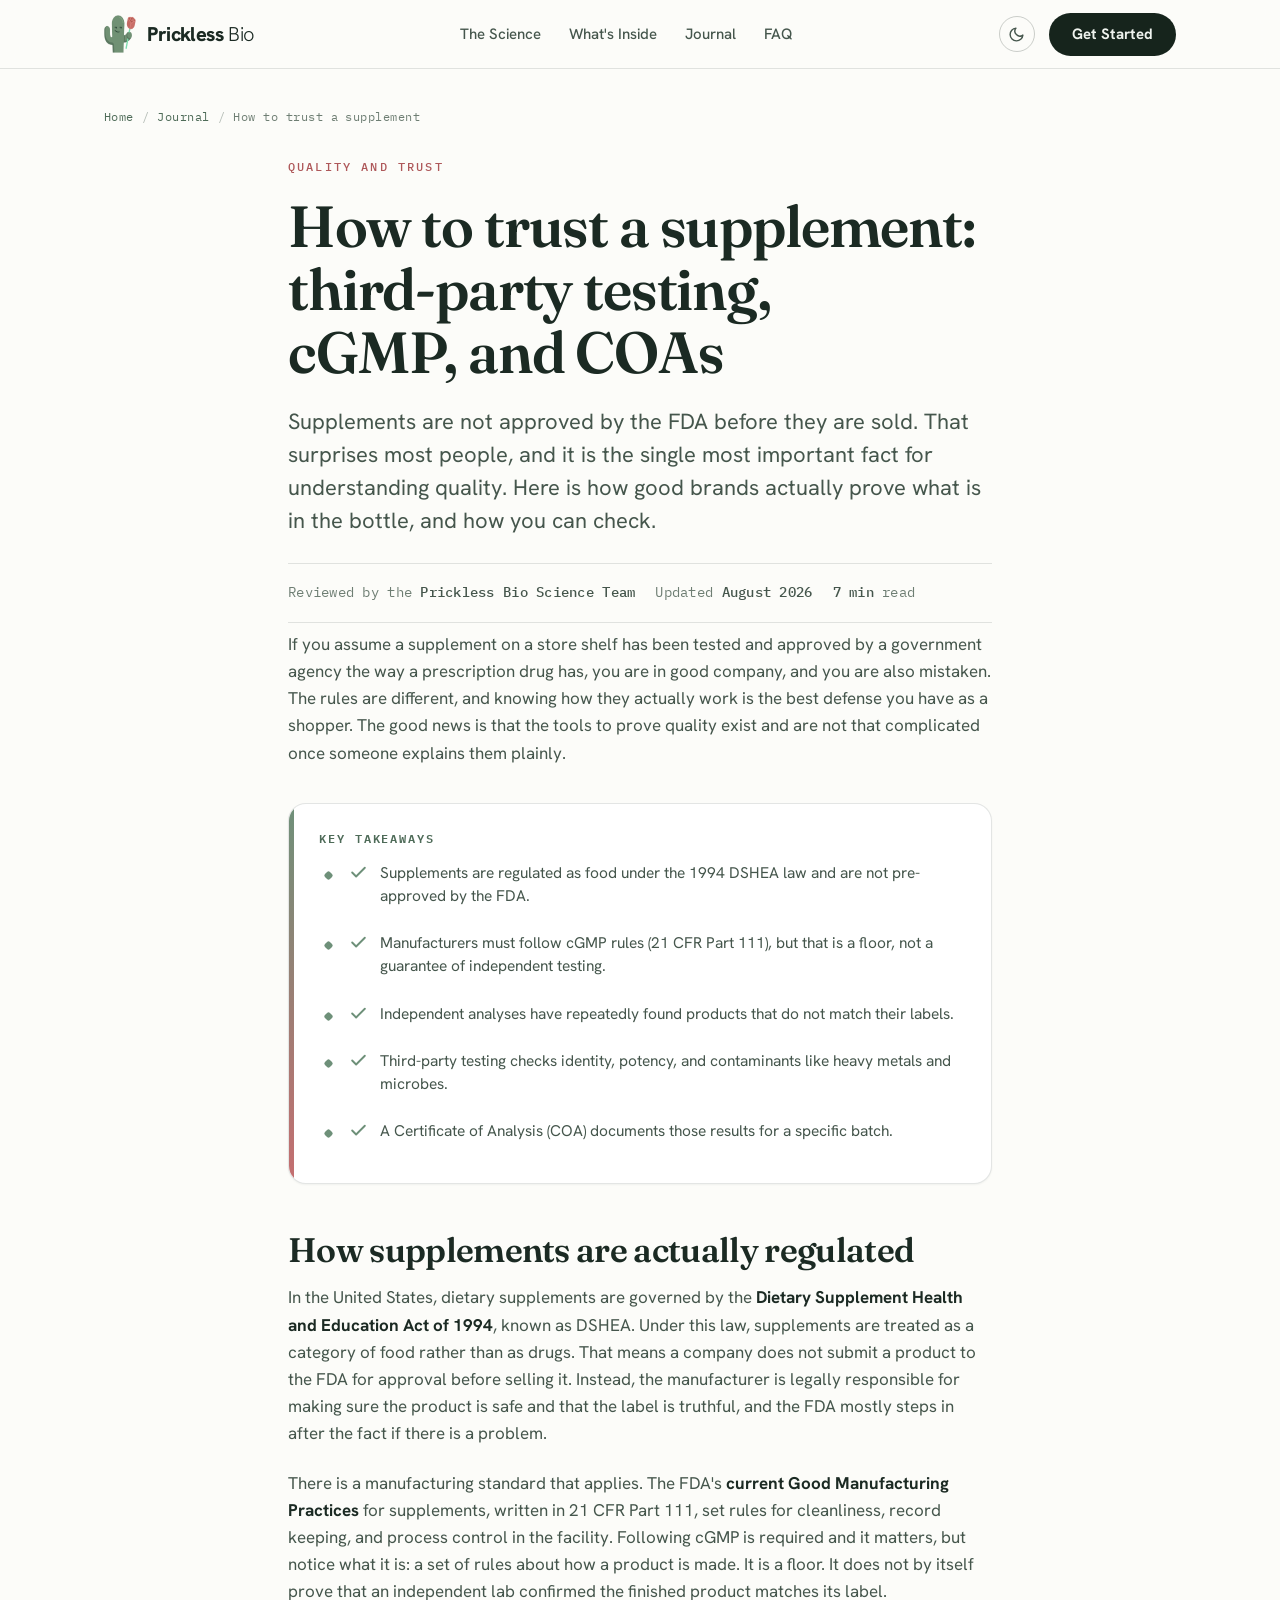
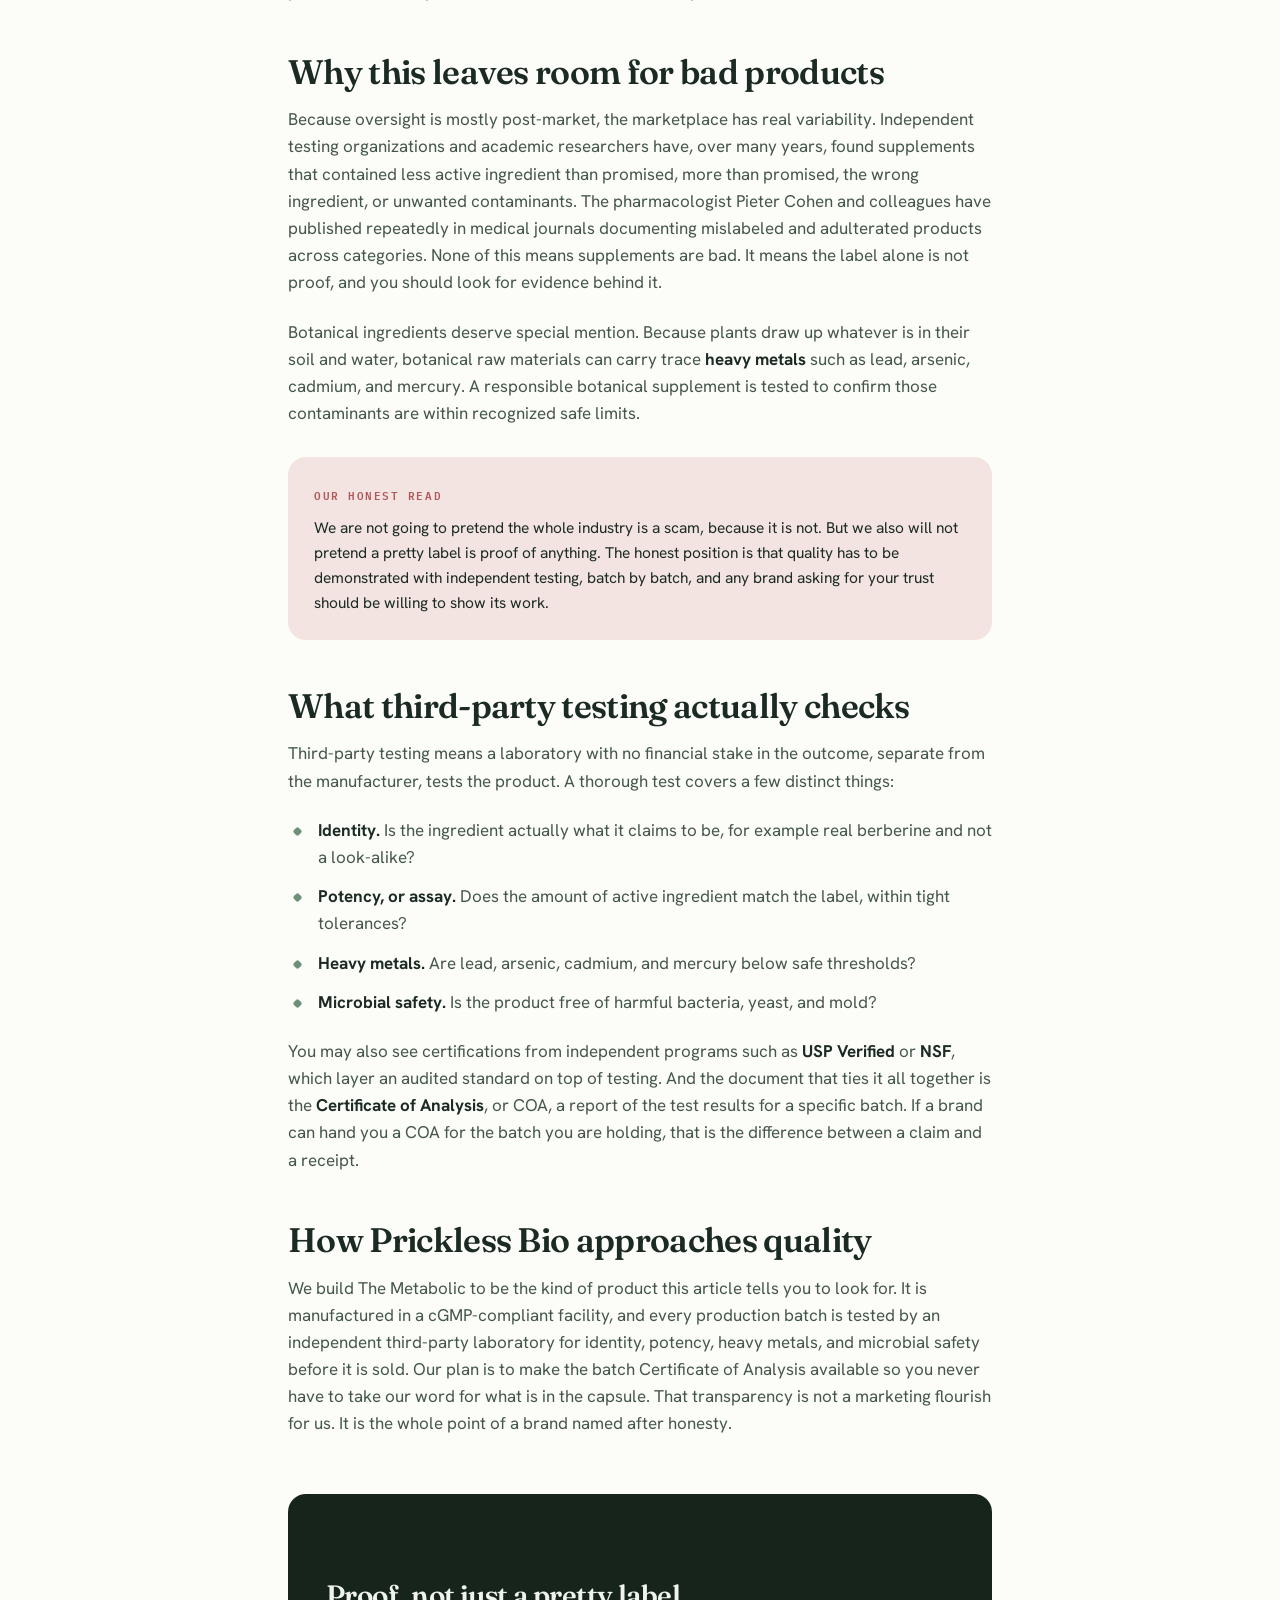
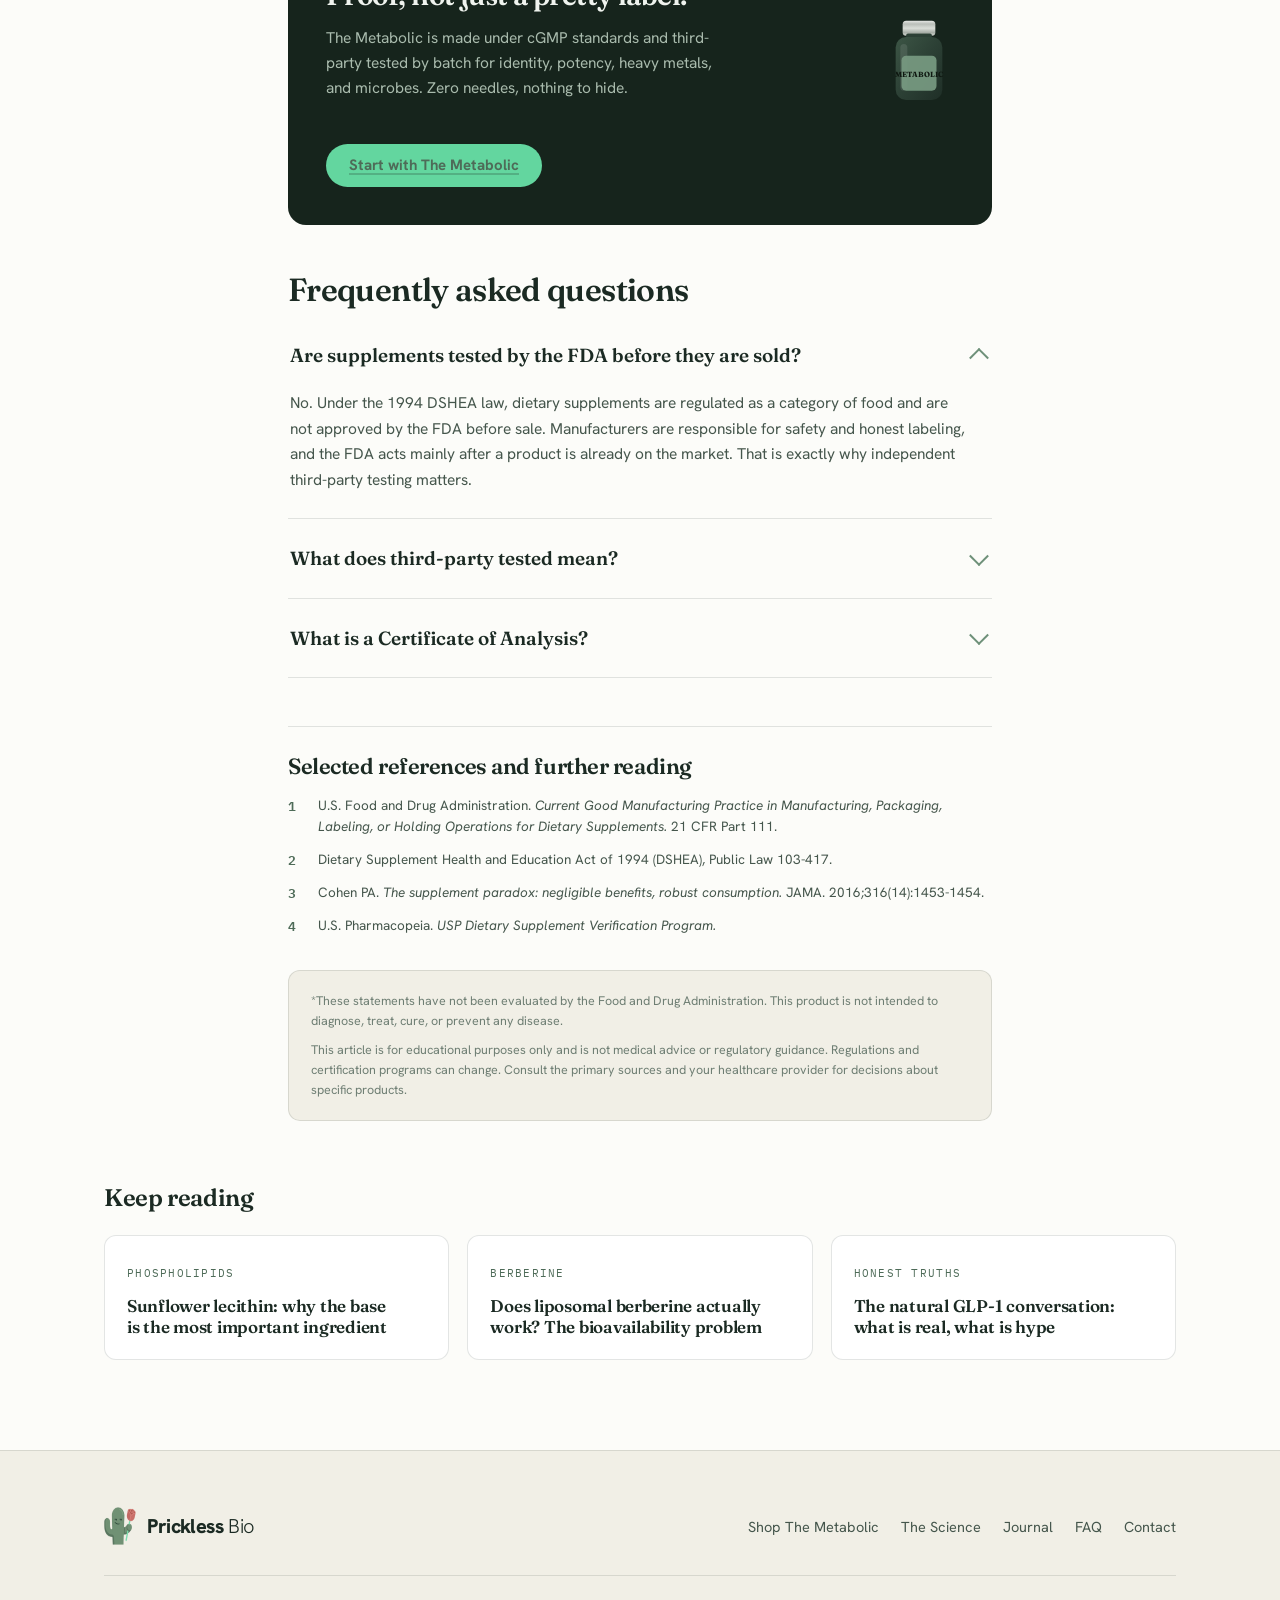
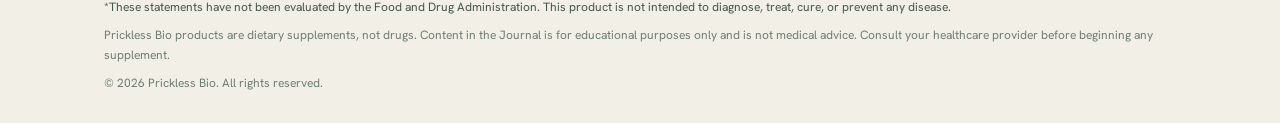
<file: learn/third-party-testing-cgmp-quality.html>
<!doctype html>
<html lang="en">
<head>
<meta charset="utf-8">
<title>How to Trust a Supplement: Third-Party Testing, cGMP, and COAs</title>
<meta name="viewport" content="width=device-width, initial-scale=1">
<meta name="description" content="The supplement industry has a real quality problem. Here is how third-party testing, cGMP manufacturing, and a Certificate of Analysis actually work, and how to tell whether a berberine supplement is what its label says.">
<meta name="keywords" content="third party tested supplements, cGMP supplement, certificate of analysis, supplement quality, heavy metals testing, is berberine tested, how to choose a supplement, supplement label accuracy">
<link rel="canonical" href="https://pricklessbio.com/learn/third-party-testing-cgmp-quality.html">
<meta name="robots" content="index, follow, max-image-preview:large">
<meta name="theme-color" content="#16241C">
<meta property="og:type" content="article">
<meta property="og:site_name" content="Prickless Bio">
<meta property="og:title" content="How to Trust a Supplement: Third-Party Testing, cGMP, and COAs">
<meta property="og:description" content="Supplements are not pre-approved before sale. Here is how quality is actually proven, in plain English.">
<meta property="og:url" content="https://pricklessbio.com/learn/third-party-testing-cgmp-quality.html">
<meta property="og:image" content="https://pricklessbio.com/og-image.png">
<meta name="twitter:card" content="summary_large_image">
<link rel="icon" href="../assets/logo.svg" type="image/svg+xml">
<link rel="preconnect" href="https://fonts.googleapis.com">
<link rel="preconnect" href="https://fonts.gstatic.com" crossorigin>
<link rel="stylesheet" href="https://fonts.googleapis.com/css2?family=Fraunces:ital,opsz,wght@0,9..144,400;0,9..144,500;0,9..144,600;0,9..144,700;1,9..144,400&family=Hanken+Grotesk:wght@400;500;600;700;800&family=IBM+Plex+Mono:wght@400;500;600&display=swap">
<link rel="stylesheet" href="../assets/prickless.css">
<script type="application/ld+json">
{
  "@context":"https://schema.org",
  "@graph":[
    {
      "@type":"Article",
      "headline":"How to trust a supplement: third-party testing, cGMP, and COAs",
      "description":"A plain-English guide to how dietary supplement quality is actually verified, including third-party testing, cGMP manufacturing, and the Certificate of Analysis.",
      "image":"https://pricklessbio.com/og-image.png",
      "author":{"@type":"Organization","name":"Prickless Bio"},
      "publisher":{"@type":"Organization","name":"Prickless Bio","logo":{"@type":"ImageObject","url":"https://pricklessbio.com/logo.png"}},
      "datePublished":"2026-08-28",
      "dateModified":"2026-08-28",
      "articleSection":"Quality and Trust",
      "keywords":"third party tested supplements, cGMP, certificate of analysis, heavy metals testing, supplement quality",
      "mainEntityOfPage":"https://pricklessbio.com/learn/third-party-testing-cgmp-quality.html"
    },
    {"@type":"BreadcrumbList","itemListElement":[
      {"@type":"ListItem","position":1,"name":"Home","item":"https://pricklessbio.com/"},
      {"@type":"ListItem","position":2,"name":"Journal","item":"https://pricklessbio.com/learn/"},
      {"@type":"ListItem","position":3,"name":"How to trust a supplement","item":"https://pricklessbio.com/learn/third-party-testing-cgmp-quality.html"}
    ]},
    {"@type":"FAQPage","mainEntity":[
      {"@type":"Question","name":"Are supplements tested by the FDA before they are sold?","acceptedAnswer":{"@type":"Answer","text":"No. Under the 1994 DSHEA law, dietary supplements are regulated as a category of food and are not approved by the FDA before sale. Manufacturers are responsible for safety and honest labeling, and the FDA acts mainly after a product is already on the market. That is exactly why independent third-party testing matters."}},
      {"@type":"Question","name":"What does third-party tested mean?","acceptedAnswer":{"@type":"Answer","text":"It means an independent laboratory, separate from the manufacturer, has tested the product to confirm its identity, that the amount of active ingredient matches the label, and that contaminants such as heavy metals and microbes are within safe limits. The results are documented in a Certificate of Analysis."}},
      {"@type":"Question","name":"What is a Certificate of Analysis?","acceptedAnswer":{"@type":"Answer","text":"A Certificate of Analysis, or COA, is a lab document that reports the test results for a specific batch of product, including identity, potency, and contaminant testing. Reputable brands can provide a COA for the batch you are taking."}}
    ]}
  ]
}
</script>
</head>
<body>

<header class="nav">
  <div class="wrap nav-in">
    <a class="brand" href="../index.html" aria-label="Prickless Bio home">
      <img src="../assets/logo.png" alt=""><span class="wordmark"><b>Prickless</b> <span>Bio</span></span>
    </a>
    <nav class="nav-links" aria-label="Primary">
      <a href="../science.html">The Science</a>
      <a href="../the-metabolic.html">What's Inside</a>
      <a href="index.html">Journal</a>
      <a href="../the-metabolic.html#faq">FAQ</a>
    </nav>
    <div class="nav-right">
      <button class="theme-toggle" id="themeBtn" aria-label="Toggle dark mode" title="Toggle theme"><svg id="themeIcon" viewBox="0 0 24 24" fill="none" stroke="currentColor" stroke-width="2" stroke-linecap="round" stroke-linejoin="round"></svg></button>
      <a href="../the-metabolic.html#pricing" class="btn btn-primary">Get Started</a>
    </div>
  </div>
</header>

<main>
<article class="article">
  <div class="wrap">
    <nav class="breadcrumb" aria-label="Breadcrumb">
      <a href="../index.html">Home</a><span class="sep">/</span>
      <a href="index.html">Journal</a><span class="sep">/</span>
      <span>How to trust a supplement</span>
    </nav>

    <header class="art-head">
      <span class="cat">Quality and Trust</span>
      <h1>How to trust a supplement: third-party testing, cGMP, and COAs</h1>
      <p class="standfirst">Supplements are not approved by the FDA before they are sold. That surprises most people, and it is the single most important fact for understanding quality. Here is how good brands actually prove what is in the bottle, and how you can check.</p>
      <div class="art-meta">
        <span>Reviewed by the <b>Prickless Bio Science Team</b></span>
        <span>Updated <b>August 2026</b></span>
        <span><b>7 min</b> read</span>
      </div>
    </header>

    <div class="prose">
      <p>If you assume a supplement on a store shelf has been tested and approved by a government agency the way a prescription drug has, you are in good company, and you are also mistaken. The rules are different, and knowing how they actually work is the best defense you have as a shopper. The good news is that the tools to prove quality exist and are not that complicated once someone explains them plainly.</p>

      <div class="takeaways">
        <h2>Key takeaways</h2>
        <ul>
          <li><svg viewBox="0 0 24 24" fill="none" stroke="currentColor" stroke-width="2.4" stroke-linecap="round" stroke-linejoin="round"><path d="M20 6L9 17l-5-5"/></svg>Supplements are regulated as food under the 1994 DSHEA law and are not pre-approved by the FDA.</li>
          <li><svg viewBox="0 0 24 24" fill="none" stroke="currentColor" stroke-width="2.4" stroke-linecap="round" stroke-linejoin="round"><path d="M20 6L9 17l-5-5"/></svg>Manufacturers must follow cGMP rules (21 CFR Part 111), but that is a floor, not a guarantee of independent testing.</li>
          <li><svg viewBox="0 0 24 24" fill="none" stroke="currentColor" stroke-width="2.4" stroke-linecap="round" stroke-linejoin="round"><path d="M20 6L9 17l-5-5"/></svg>Independent analyses have repeatedly found products that do not match their labels.</li>
          <li><svg viewBox="0 0 24 24" fill="none" stroke="currentColor" stroke-width="2.4" stroke-linecap="round" stroke-linejoin="round"><path d="M20 6L9 17l-5-5"/></svg>Third-party testing checks identity, potency, and contaminants like heavy metals and microbes.</li>
          <li><svg viewBox="0 0 24 24" fill="none" stroke="currentColor" stroke-width="2.4" stroke-linecap="round" stroke-linejoin="round"><path d="M20 6L9 17l-5-5"/></svg>A Certificate of Analysis (COA) documents those results for a specific batch.</li>
        </ul>
      </div>

      <h2>How supplements are actually regulated</h2>
      <p>In the United States, dietary supplements are governed by the <strong>Dietary Supplement Health and Education Act of 1994</strong>, known as DSHEA. Under this law, supplements are treated as a category of food rather than as drugs. That means a company does not submit a product to the FDA for approval before selling it. Instead, the manufacturer is legally responsible for making sure the product is safe and that the label is truthful, and the FDA mostly steps in after the fact if there is a problem.</p>
      <p>There is a manufacturing standard that applies. The FDA's <strong>current Good Manufacturing Practices</strong> for supplements, written in 21 CFR Part 111, set rules for cleanliness, record keeping, and process control in the facility. Following cGMP is required and it matters, but notice what it is: a set of rules about how a product is made. It is a floor. It does not by itself prove that an independent lab confirmed the finished product matches its label.</p>

      <h2>Why this leaves room for bad products</h2>
      <p>Because oversight is mostly post-market, the marketplace has real variability. Independent testing organizations and academic researchers have, over many years, found supplements that contained less active ingredient than promised, more than promised, the wrong ingredient, or unwanted contaminants. The pharmacologist Pieter Cohen and colleagues have published repeatedly in medical journals documenting mislabeled and adulterated products across categories. None of this means supplements are bad. It means the label alone is not proof, and you should look for evidence behind it.</p>
      <p>Botanical ingredients deserve special mention. Because plants draw up whatever is in their soil and water, botanical raw materials can carry trace <strong>heavy metals</strong> such as lead, arsenic, cadmium, and mercury. A responsible botanical supplement is tested to confirm those contaminants are within recognized safe limits.</p>

      <div class="callout honest">
        <span class="k">Our honest read</span>
        <p>We are not going to pretend the whole industry is a scam, because it is not. But we also will not pretend a pretty label is proof of anything. The honest position is that quality has to be demonstrated with independent testing, batch by batch, and any brand asking for your trust should be willing to show its work.</p>
      </div>

      <h2>What third-party testing actually checks</h2>
      <p>Third-party testing means a laboratory with no financial stake in the outcome, separate from the manufacturer, tests the product. A thorough test covers a few distinct things:</p>
      <ul>
        <li><strong>Identity.</strong> Is the ingredient actually what it claims to be, for example real berberine and not a look-alike?</li>
        <li><strong>Potency, or assay.</strong> Does the amount of active ingredient match the label, within tight tolerances?</li>
        <li><strong>Heavy metals.</strong> Are lead, arsenic, cadmium, and mercury below safe thresholds?</li>
        <li><strong>Microbial safety.</strong> Is the product free of harmful bacteria, yeast, and mold?</li>
      </ul>
      <p>You may also see certifications from independent programs such as <strong>USP Verified</strong> or <strong>NSF</strong>, which layer an audited standard on top of testing. And the document that ties it all together is the <strong>Certificate of Analysis</strong>, or COA, a report of the test results for a specific batch. If a brand can hand you a COA for the batch you are holding, that is the difference between a claim and a receipt.</p>

      <h2>How Prickless Bio approaches quality</h2>
      <p>We build The Metabolic to be the kind of product this article tells you to look for. It is manufactured in a cGMP-compliant facility, and every production batch is tested by an independent third-party laboratory for identity, potency, heavy metals, and microbial safety before it is sold. Our plan is to make the batch Certificate of Analysis available so you never have to take our word for what is in the capsule. That transparency is not a marketing flourish for us. It is the whole point of a brand named after honesty.</p>

      <div class="pcta">
        <div>
          <h2>Proof, not just a pretty label.</h2>
          <p>The Metabolic is made under cGMP standards and third-party tested by batch for identity, potency, heavy metals, and microbes. Zero needles, nothing to hide.</p>
          <a href="../the-metabolic.html#pricing" class="btn btn-onpine" style="margin-top:22px">Start with The Metabolic</a>
        </div>
        <svg class="jar" viewBox="0 0 60 74" aria-hidden="true"><use href="#jarmini"/></svg>
      </div>

      <div class="afaq">
        <h2>Frequently asked questions</h2>
        <details open><summary>Are supplements tested by the FDA before they are sold?</summary><div class="a">No. Under the 1994 DSHEA law, dietary supplements are regulated as a category of food and are not approved by the FDA before sale. Manufacturers are responsible for safety and honest labeling, and the FDA acts mainly after a product is already on the market. That is exactly why independent third-party testing matters.</div></details>
        <details><summary>What does third-party tested mean?</summary><div class="a">It means an independent laboratory, separate from the manufacturer, has tested the product to confirm its identity, that the amount of active ingredient matches the label, and that contaminants such as heavy metals and microbes are within safe limits. The results are documented in a Certificate of Analysis.</div></details>
        <details><summary>What is a Certificate of Analysis?</summary><div class="a">A Certificate of Analysis, or COA, is a lab document that reports the test results for a specific batch of product, including identity, potency, and contaminant testing. Reputable brands can provide a COA for the batch you are taking.</div></details>
      </div>

      <div class="refs">
        <h2>Selected references and further reading</h2>
        <ol>
          <li>U.S. Food and Drug Administration. <cite>Current Good Manufacturing Practice in Manufacturing, Packaging, Labeling, or Holding Operations for Dietary Supplements.</cite> 21 CFR Part 111.</li>
          <li>Dietary Supplement Health and Education Act of 1994 (DSHEA), Public Law 103-417.</li>
          <li>Cohen PA. <cite>The supplement paradox: negligible benefits, robust consumption.</cite> JAMA. 2016;316(14):1453-1454.</li>
          <li>U.S. Pharmacopeia. <cite>USP Dietary Supplement Verification Program.</cite></li>
        </ol>
      </div>

      <div class="med-disclaimer">
        <p class="star">*These statements have not been evaluated by the Food and Drug Administration. This product is not intended to diagnose, treat, cure, or prevent any disease.</p>
        <p>This article is for educational purposes only and is not medical advice or regulatory guidance. Regulations and certification programs can change. Consult the primary sources and your healthcare provider for decisions about specific products.</p>
      </div>
    </div>
  </div>

  <section class="related">
    <h2>Keep reading</h2>
    <div class="wrap"><div class="rel-grid">
      <a href="sunflower-lecithin-phospholipids.html"><span class="cat">Phospholipids</span><h3>Sunflower lecithin: why the base is the most important ingredient</h3></a>
      <a href="liposomal-berberine-bioavailability.html"><span class="cat">Berberine</span><h3>Does liposomal berberine actually work? The bioavailability problem</h3></a>
      <a href="natural-glp-1-alternative-truth.html"><span class="cat">Honest Truths</span><h3>The natural GLP-1 conversation: what is real, what is hype</h3></a>
    </div></div>
  </section>
</article>
</main>

<footer>
  <div class="wrap">
    <div class="foot-in">
      <a class="brand" href="../index.html" aria-label="Prickless Bio home"><img src="../assets/logo.png" alt=""><span class="wordmark"><b>Prickless</b> <span>Bio</span></span></a>
      <div class="foot-links">
        <a href="../the-metabolic.html#pricing">Shop The Metabolic</a>
        <a href="../science.html">The Science</a>
        <a href="index.html">Journal</a>
        <a href="../the-metabolic.html#faq">FAQ</a>
        <a href="mailto:hello@pricklessbio.com">Contact</a>
      </div>
    </div>
    <div class="foot-disclaimer">
      <p class="star">*These statements have not been evaluated by the Food and Drug Administration. This product is not intended to diagnose, treat, cure, or prevent any disease.</p>
      <p>Prickless Bio products are dietary supplements, not drugs. Content in the Journal is for educational purposes only and is not medical advice. Consult your healthcare provider before beginning any supplement.</p>
      <p>&copy; <span id="yr"></span> Prickless Bio. All rights reserved.</p>
    </div>
  </div>
</footer>

<svg width="0" height="0" style="position:absolute" aria-hidden="true"><defs>
  <linearGradient id="metalLid" x1="0" y1="0" x2="0" y2="1"><stop offset="0%" stop-color="#e7e9e6"/><stop offset="22%" stop-color="#b9beb8"/><stop offset="50%" stop-color="#d9ddd7"/><stop offset="78%" stop-color="#a9afa8"/><stop offset="100%" stop-color="#cfd3cd"/></linearGradient>
  <linearGradient id="glass" x1="0" y1="0" x2="1" y2="1"><stop offset="0%" stop-color="#3c5545"/><stop offset="50%" stop-color="#2c4035"/><stop offset="100%" stop-color="#1f2f27"/></linearGradient>
  <g id="jarmini">
    <rect x="16" y="4" width="28" height="13" rx="3" fill="url(#metalLid)"/>
    <rect x="19" y="15" width="22" height="5" rx="1.5" fill="#2c4035"/>
    <rect x="10" y="18" width="40" height="54" rx="9" fill="url(#glass)"/>
    <rect x="14" y="24" width="6" height="40" rx="3" fill="#ffffff" opacity=".10"/>
    <rect x="15" y="34" width="30" height="30" rx="4" fill="#789B82" opacity=".92"/>
    <text x="30" y="52" text-anchor="middle" font-family="Fraunces, serif" font-weight="700" font-size="6.4" fill="#0f1811">METABOLIC</text>
  </g>
</defs></svg>

<script src="../assets/site.js"></script>
</body>
</html>
</file>
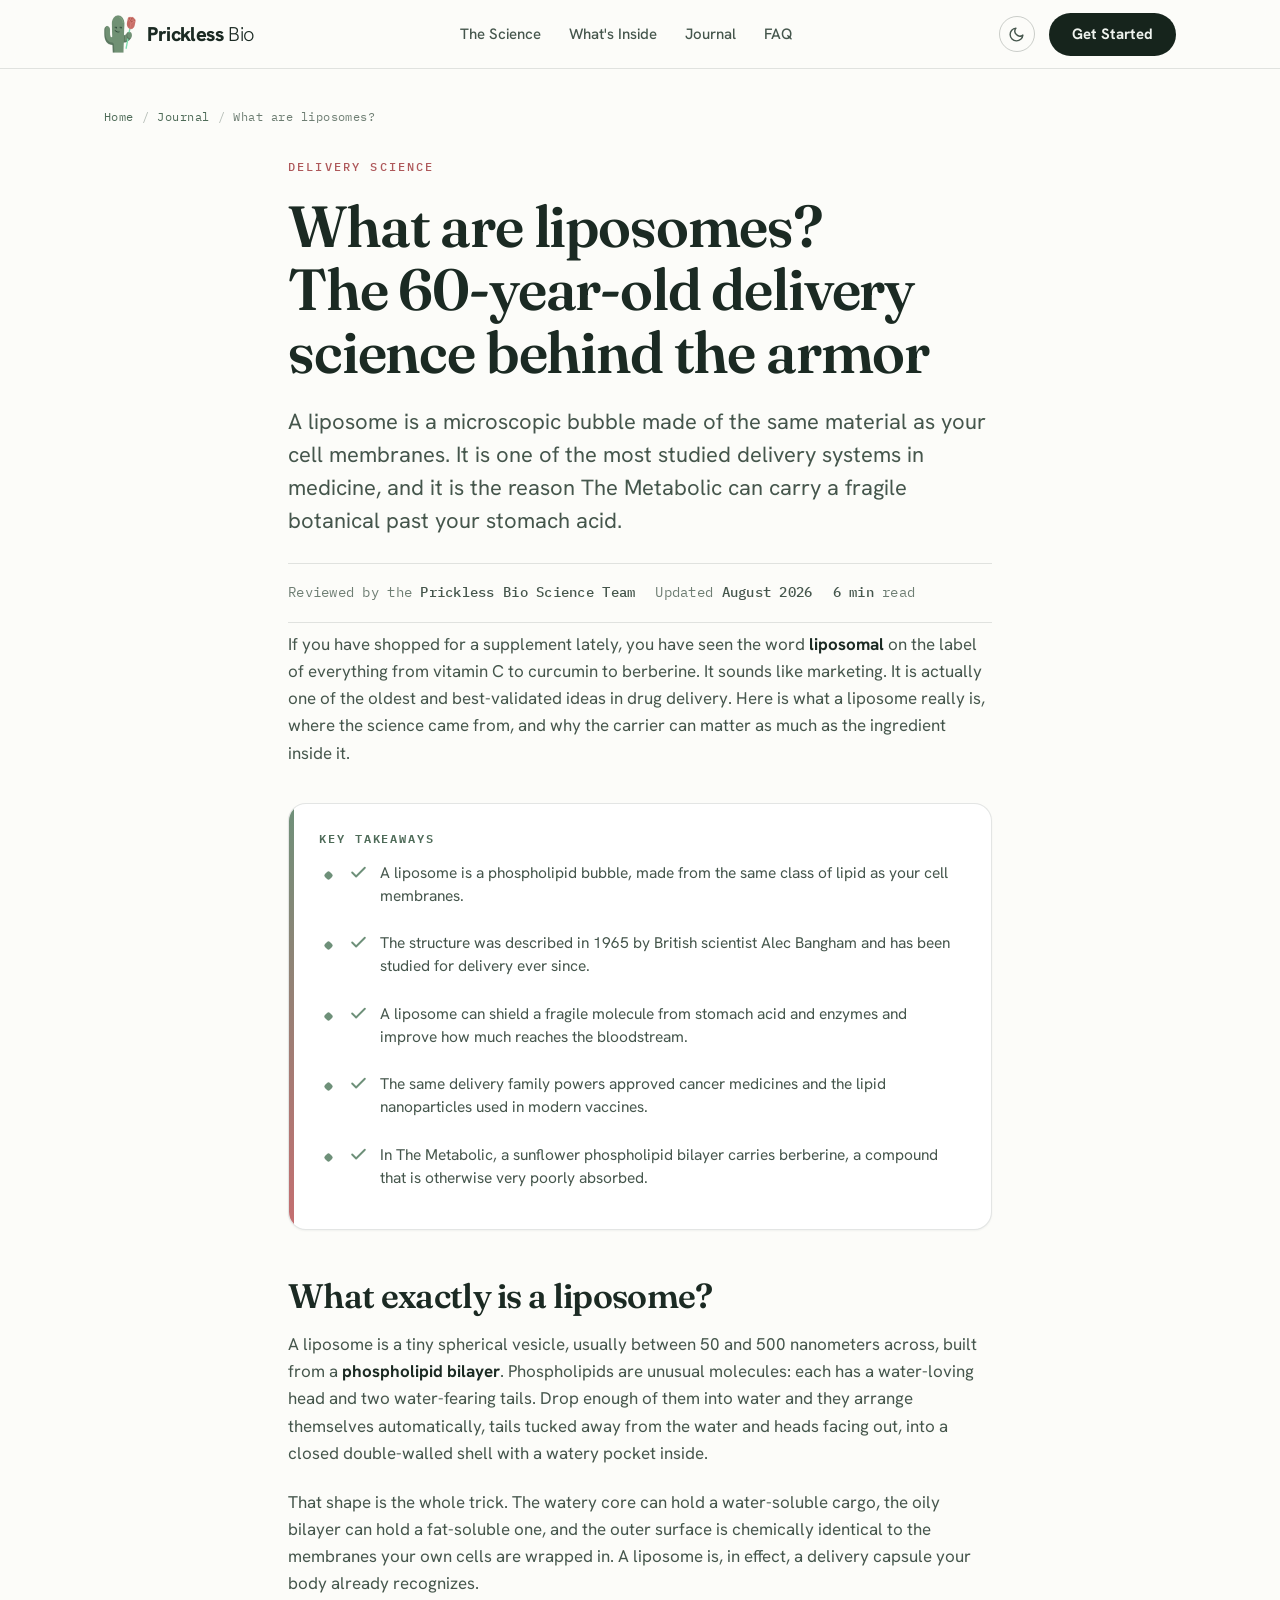
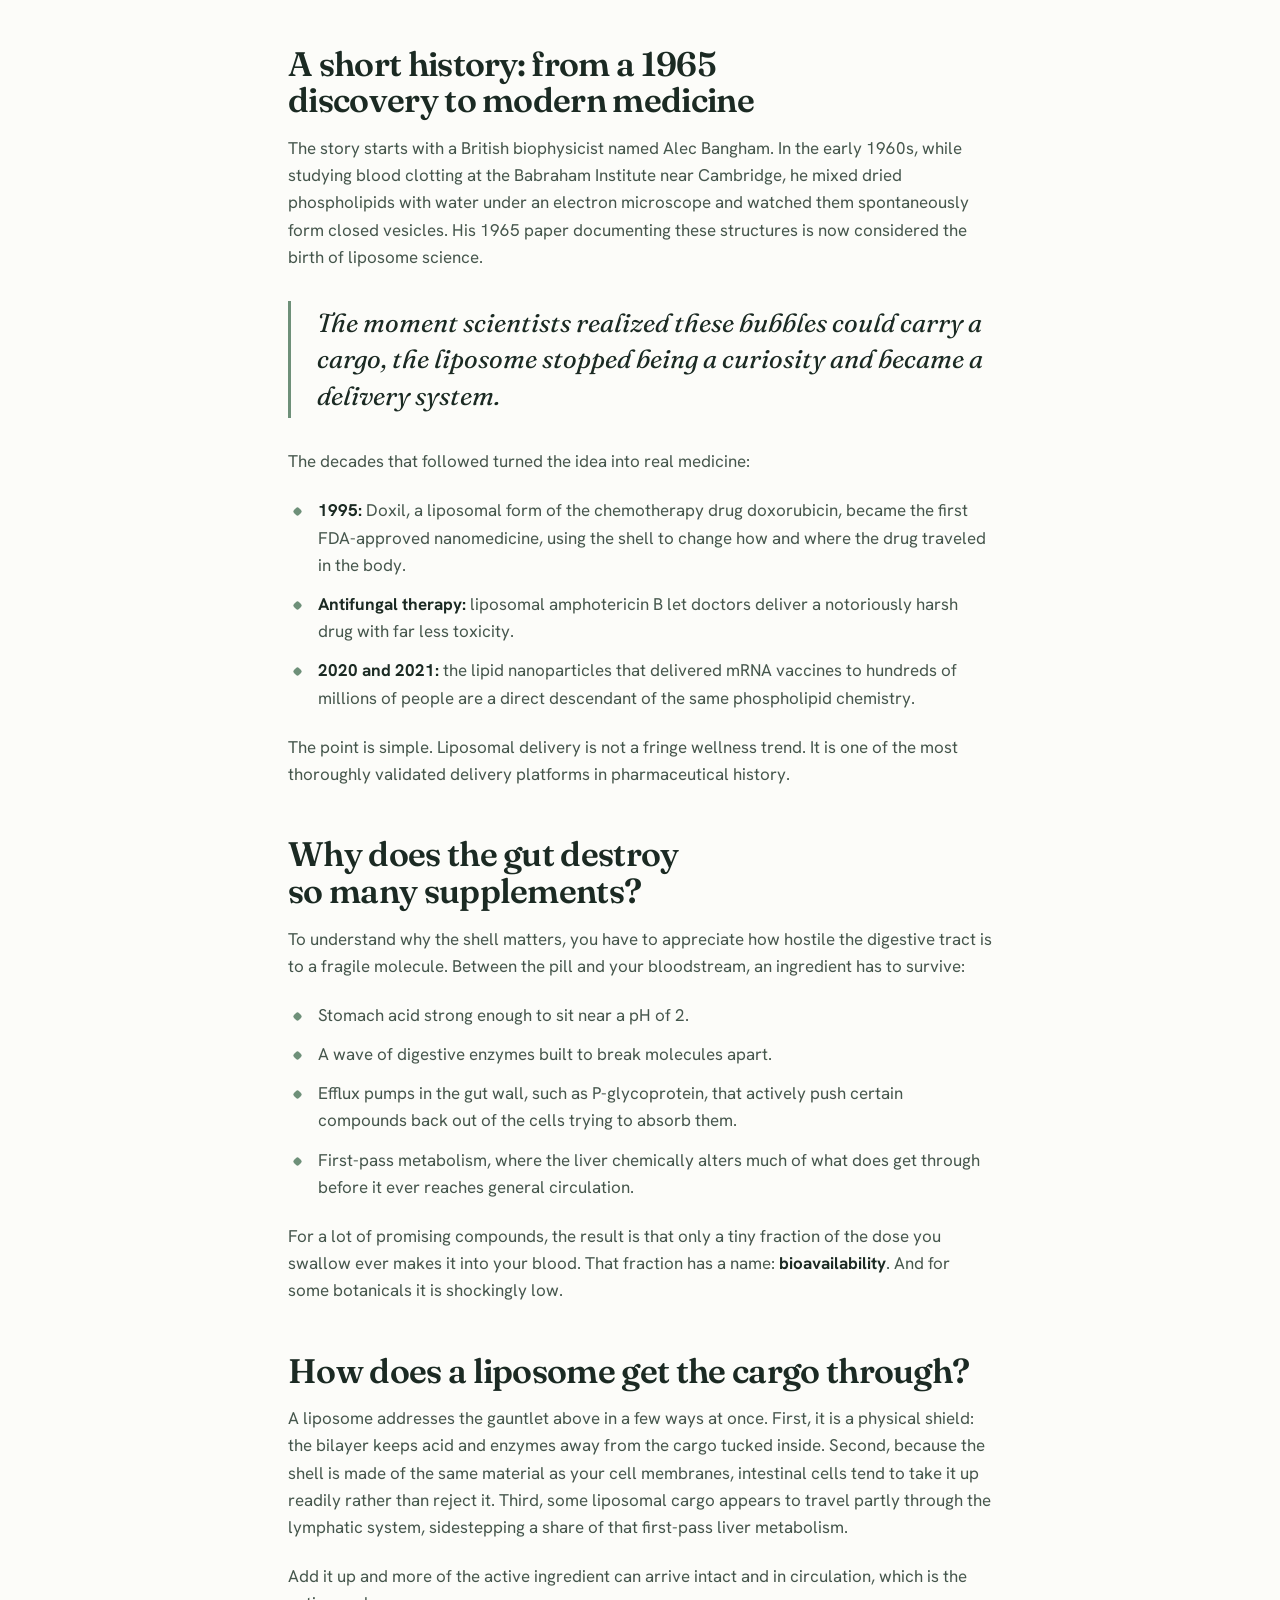
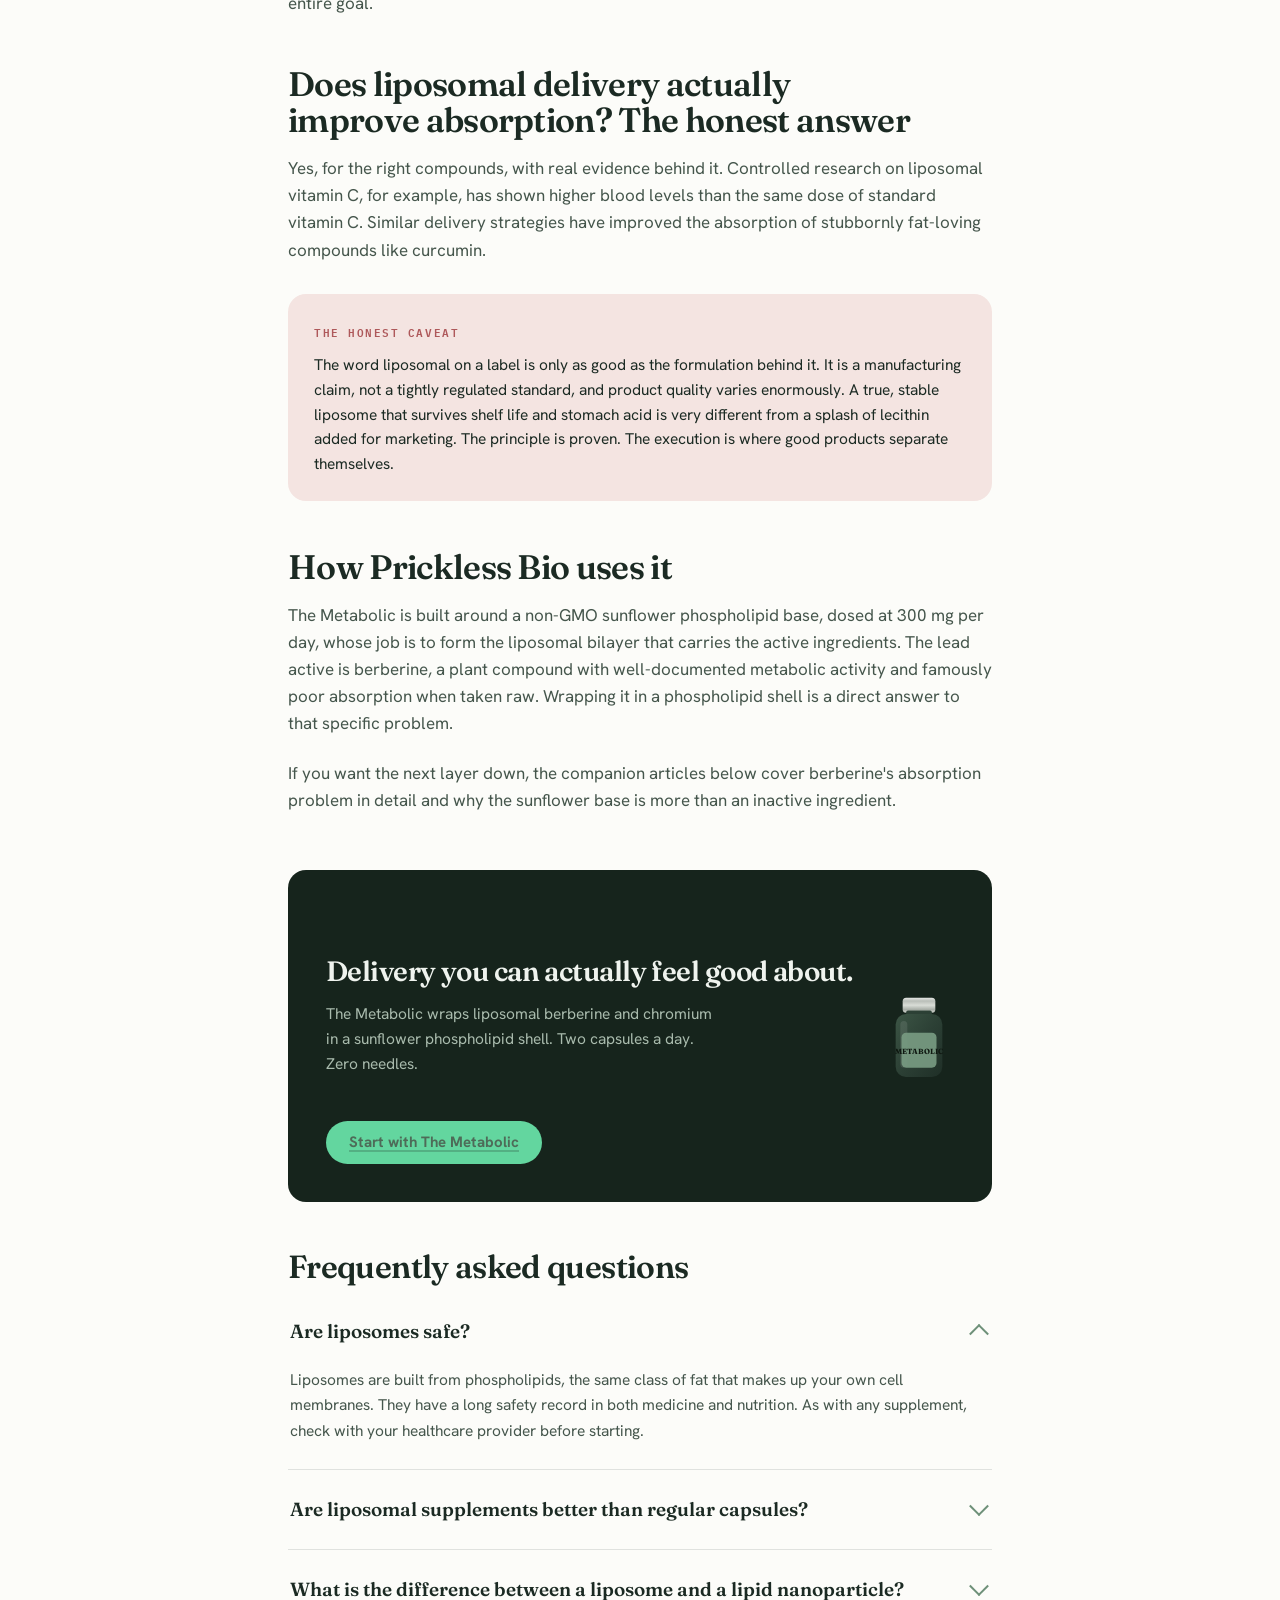
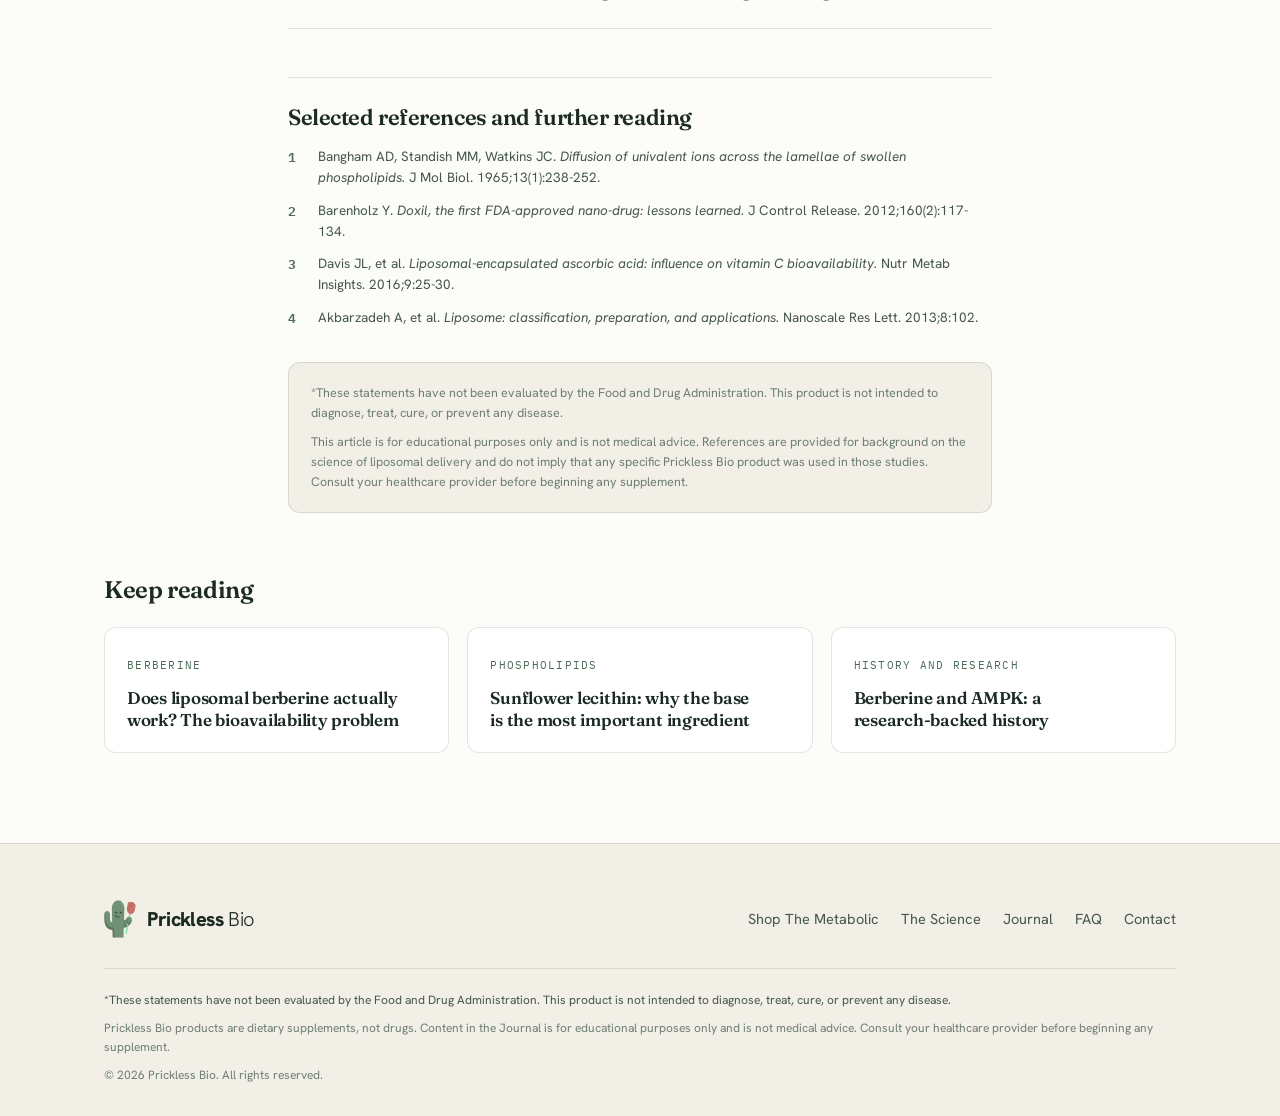
<file: learn/what-are-liposomes-delivery-science.html>
<!doctype html>
<html lang="en">
<head>
<meta charset="utf-8">
<title>What Are Liposomes? The Delivery Science Behind Liposomal Supplements</title>
<meta name="viewport" content="width=device-width, initial-scale=1">
<meta name="description" content="A liposome is a phospholipid bubble that protects nutrients through the gut. A plain-English guide to liposomal delivery, from the 1965 discovery to modern liposomal supplements like liposomal berberine.">
<meta name="keywords" content="what are liposomes, liposomal delivery, liposomal supplements, phospholipid bilayer, liposomal absorption, liposomal bioavailability">
<link rel="canonical" href="https://pricklessbio.com/learn/what-are-liposomes-delivery-science.html">
<meta name="robots" content="index, follow, max-image-preview:large">
<meta name="theme-color" content="#16241C">
<meta property="og:type" content="article">
<meta property="og:site_name" content="Prickless Bio">
<meta property="og:title" content="What Are Liposomes? The Delivery Science Behind the Armor">
<meta property="og:description" content="A liposome is a microscopic phospholipid bubble that shields nutrients from stomach acid. Here is the honest science of liposomal delivery.">
<meta property="og:url" content="https://pricklessbio.com/learn/what-are-liposomes-delivery-science.html">
<meta property="og:image" content="https://pricklessbio.com/og-image.png">
<meta name="twitter:card" content="summary_large_image">
<link rel="icon" href="../assets/logo.svg" type="image/svg+xml">
<link rel="preconnect" href="https://fonts.googleapis.com">
<link rel="preconnect" href="https://fonts.gstatic.com" crossorigin>
<link rel="stylesheet" href="https://fonts.googleapis.com/css2?family=Fraunces:ital,opsz,wght@0,9..144,400;0,9..144,500;0,9..144,600;0,9..144,700;1,9..144,400&family=Hanken+Grotesk:wght@400;500;600;700;800&family=IBM+Plex+Mono:wght@400;500;600&display=swap">
<link rel="stylesheet" href="../assets/prickless.css">
<script type="application/ld+json">
{
  "@context":"https://schema.org",
  "@graph":[
    {
      "@type":"Article",
      "headline":"What are liposomes? The delivery science behind liposomal supplements",
      "description":"A plain-English guide to liposomes and liposomal delivery, from the 1965 discovery to modern liposomal supplements.",
      "image":"https://pricklessbio.com/og-image.png",
      "author":{"@type":"Organization","name":"Prickless Bio"},
      "publisher":{"@type":"Organization","name":"Prickless Bio","logo":{"@type":"ImageObject","url":"https://pricklessbio.com/logo.png"}},
      "datePublished":"2026-08-05",
      "dateModified":"2026-08-27",
      "articleSection":"Delivery Science",
      "keywords":"liposomes, liposomal delivery, phospholipid bilayer, liposomal bioavailability",
      "mainEntityOfPage":"https://pricklessbio.com/learn/what-are-liposomes-delivery-science.html"
    },
    {"@type":"BreadcrumbList","itemListElement":[
      {"@type":"ListItem","position":1,"name":"Home","item":"https://pricklessbio.com/"},
      {"@type":"ListItem","position":2,"name":"Journal","item":"https://pricklessbio.com/learn/"},
      {"@type":"ListItem","position":3,"name":"What are liposomes?","item":"https://pricklessbio.com/learn/what-are-liposomes-delivery-science.html"}
    ]},
    {"@type":"FAQPage","mainEntity":[
      {"@type":"Question","name":"Are liposomes safe?","acceptedAnswer":{"@type":"Answer","text":"Liposomes are built from phospholipids, the same class of fat that makes up your own cell membranes. They have a long safety record in both medicine and nutrition. As with any supplement, check with your healthcare provider before starting."}},
      {"@type":"Question","name":"Are liposomal supplements better than regular capsules?","acceptedAnswer":{"@type":"Answer","text":"For compounds that are poorly absorbed on their own, liposomal delivery can meaningfully increase how much reaches the bloodstream. It is not automatically better for every nutrient, and the benefit depends heavily on the quality of the formulation."}},
      {"@type":"Question","name":"What is the difference between a liposome and a lipid nanoparticle?","acceptedAnswer":{"@type":"Answer","text":"They are close relatives. A classic liposome is a hollow phospholipid bilayer sphere with a watery core. A lipid nanoparticle is a newer, denser structure used to carry cargo like mRNA. Both rely on the same self-assembling phospholipid chemistry."}}
    ]}
  ]
}
</script>
</head>
<body>

<header class="nav">
  <div class="wrap nav-in">
    <a class="brand" href="../index.html" aria-label="Prickless Bio home">
      <img src="../assets/logo.png" alt=""><span class="wordmark"><b>Prickless</b> <span>Bio</span></span>
    </a>
    <nav class="nav-links" aria-label="Primary">
      <a href="../science.html">The Science</a>
      <a href="../the-metabolic.html">What's Inside</a>
      <a href="index.html">Journal</a>
      <a href="../the-metabolic.html#faq">FAQ</a>
    </nav>
    <div class="nav-right">
      <button class="theme-toggle" id="themeBtn" aria-label="Toggle dark mode" title="Toggle theme"><svg id="themeIcon" viewBox="0 0 24 24" fill="none" stroke="currentColor" stroke-width="2" stroke-linecap="round" stroke-linejoin="round"></svg></button>
      <a href="../the-metabolic.html#pricing" class="btn btn-primary">Get Started</a>
    </div>
  </div>
</header>

<main>
<article class="article">
  <div class="wrap">
    <nav class="breadcrumb" aria-label="Breadcrumb">
      <a href="../index.html">Home</a><span class="sep">/</span>
      <a href="index.html">Journal</a><span class="sep">/</span>
      <span>What are liposomes?</span>
    </nav>

    <header class="art-head">
      <span class="cat">Delivery Science</span>
      <h1>What are liposomes? The 60-year-old delivery science behind the armor</h1>
      <p class="standfirst">A liposome is a microscopic bubble made of the same material as your cell membranes. It is one of the most studied delivery systems in medicine, and it is the reason The Metabolic can carry a fragile botanical past your stomach acid.</p>
      <div class="art-meta">
        <span>Reviewed by the <b>Prickless Bio Science Team</b></span>
        <span>Updated <b>August 2026</b></span>
        <span><b>6 min</b> read</span>
      </div>
    </header>

    <div class="prose">
      <p>If you have shopped for a supplement lately, you have seen the word <strong>liposomal</strong> on the label of everything from vitamin C to curcumin to berberine. It sounds like marketing. It is actually one of the oldest and best-validated ideas in drug delivery. Here is what a liposome really is, where the science came from, and why the carrier can matter as much as the ingredient inside it.</p>

      <div class="takeaways">
        <h2>Key takeaways</h2>
        <ul>
          <li><svg viewBox="0 0 24 24" fill="none" stroke="currentColor" stroke-width="2.4" stroke-linecap="round" stroke-linejoin="round"><path d="M20 6L9 17l-5-5"/></svg>A liposome is a phospholipid bubble, made from the same class of lipid as your cell membranes.</li>
          <li><svg viewBox="0 0 24 24" fill="none" stroke="currentColor" stroke-width="2.4" stroke-linecap="round" stroke-linejoin="round"><path d="M20 6L9 17l-5-5"/></svg>The structure was described in 1965 by British scientist Alec Bangham and has been studied for delivery ever since.</li>
          <li><svg viewBox="0 0 24 24" fill="none" stroke="currentColor" stroke-width="2.4" stroke-linecap="round" stroke-linejoin="round"><path d="M20 6L9 17l-5-5"/></svg>A liposome can shield a fragile molecule from stomach acid and enzymes and improve how much reaches the bloodstream.</li>
          <li><svg viewBox="0 0 24 24" fill="none" stroke="currentColor" stroke-width="2.4" stroke-linecap="round" stroke-linejoin="round"><path d="M20 6L9 17l-5-5"/></svg>The same delivery family powers approved cancer medicines and the lipid nanoparticles used in modern vaccines.</li>
          <li><svg viewBox="0 0 24 24" fill="none" stroke="currentColor" stroke-width="2.4" stroke-linecap="round" stroke-linejoin="round"><path d="M20 6L9 17l-5-5"/></svg>In The Metabolic, a sunflower phospholipid bilayer carries berberine, a compound that is otherwise very poorly absorbed.</li>
        </ul>
      </div>

      <h2>What exactly is a liposome?</h2>
      <p>A liposome is a tiny spherical vesicle, usually between 50 and 500 nanometers across, built from a <strong>phospholipid bilayer</strong>. Phospholipids are unusual molecules: each has a water-loving head and two water-fearing tails. Drop enough of them into water and they arrange themselves automatically, tails tucked away from the water and heads facing out, into a closed double-walled shell with a watery pocket inside.</p>
      <p>That shape is the whole trick. The watery core can hold a water-soluble cargo, the oily bilayer can hold a fat-soluble one, and the outer surface is chemically identical to the membranes your own cells are wrapped in. A liposome is, in effect, a delivery capsule your body already recognizes.</p>

      <h2>A short history: from a 1965 discovery to modern medicine</h2>
      <p>The story starts with a British biophysicist named Alec Bangham. In the early 1960s, while studying blood clotting at the Babraham Institute near Cambridge, he mixed dried phospholipids with water under an electron microscope and watched them spontaneously form closed vesicles. His 1965 paper documenting these structures is now considered the birth of liposome science.</p>
      <blockquote>
        The moment scientists realized these bubbles could carry a cargo, the liposome stopped being a curiosity and became a delivery system.
      </blockquote>
      <p>The decades that followed turned the idea into real medicine:</p>
      <ul>
        <li><strong>1995:</strong> Doxil, a liposomal form of the chemotherapy drug doxorubicin, became the first FDA-approved nanomedicine, using the shell to change how and where the drug traveled in the body.</li>
        <li><strong>Antifungal therapy:</strong> liposomal amphotericin B let doctors deliver a notoriously harsh drug with far less toxicity.</li>
        <li><strong>2020 and 2021:</strong> the lipid nanoparticles that delivered mRNA vaccines to hundreds of millions of people are a direct descendant of the same phospholipid chemistry.</li>
      </ul>
      <p>The point is simple. Liposomal delivery is not a fringe wellness trend. It is one of the most thoroughly validated delivery platforms in pharmaceutical history.</p>

      <h2>Why does the gut destroy so many supplements?</h2>
      <p>To understand why the shell matters, you have to appreciate how hostile the digestive tract is to a fragile molecule. Between the pill and your bloodstream, an ingredient has to survive:</p>
      <ul>
        <li>Stomach acid strong enough to sit near a pH of 2.</li>
        <li>A wave of digestive enzymes built to break molecules apart.</li>
        <li>Efflux pumps in the gut wall, such as P-glycoprotein, that actively push certain compounds back out of the cells trying to absorb them.</li>
        <li>First-pass metabolism, where the liver chemically alters much of what does get through before it ever reaches general circulation.</li>
      </ul>
      <p>For a lot of promising compounds, the result is that only a tiny fraction of the dose you swallow ever makes it into your blood. That fraction has a name: <strong>bioavailability</strong>. And for some botanicals it is shockingly low.</p>

      <h2>How does a liposome get the cargo through?</h2>
      <p>A liposome addresses the gauntlet above in a few ways at once. First, it is a physical shield: the bilayer keeps acid and enzymes away from the cargo tucked inside. Second, because the shell is made of the same material as your cell membranes, intestinal cells tend to take it up readily rather than reject it. Third, some liposomal cargo appears to travel partly through the lymphatic system, sidestepping a share of that first-pass liver metabolism.</p>
      <p>Add it up and more of the active ingredient can arrive intact and in circulation, which is the entire goal.</p>

      <h2>Does liposomal delivery actually improve absorption? The honest answer</h2>
      <p>Yes, for the right compounds, with real evidence behind it. Controlled research on liposomal vitamin C, for example, has shown higher blood levels than the same dose of standard vitamin C. Similar delivery strategies have improved the absorption of stubbornly fat-loving compounds like curcumin.</p>
      <div class="callout honest">
        <span class="k">The honest caveat</span>
        <p>The word liposomal on a label is only as good as the formulation behind it. It is a manufacturing claim, not a tightly regulated standard, and product quality varies enormously. A true, stable liposome that survives shelf life and stomach acid is very different from a splash of lecithin added for marketing. The principle is proven. The execution is where good products separate themselves.</p>
      </div>

      <h2>How Prickless Bio uses it</h2>
      <p>The Metabolic is built around a non-GMO sunflower phospholipid base, dosed at 300 mg per day, whose job is to form the liposomal bilayer that carries the active ingredients. The lead active is berberine, a plant compound with well-documented metabolic activity and famously poor absorption when taken raw. Wrapping it in a phospholipid shell is a direct answer to that specific problem.</p>
      <p>If you want the next layer down, the companion articles below cover berberine's absorption problem in detail and why the sunflower base is more than an inactive ingredient.</p>

      <div class="pcta">
        <div>
          <h2>Delivery you can actually feel good about.</h2>
          <p>The Metabolic wraps liposomal berberine and chromium in a sunflower phospholipid shell. Two capsules a day. Zero needles.</p>
          <a href="../the-metabolic.html#pricing" class="btn btn-onpine" style="margin-top:22px">Start with The Metabolic</a>
        </div>
        <svg class="jar" viewBox="0 0 60 74" aria-hidden="true"><use href="#jarmini"/></svg>
      </div>

      <div class="afaq">
        <h2>Frequently asked questions</h2>
        <details open><summary>Are liposomes safe?</summary><div class="a">Liposomes are built from phospholipids, the same class of fat that makes up your own cell membranes. They have a long safety record in both medicine and nutrition. As with any supplement, check with your healthcare provider before starting.</div></details>
        <details><summary>Are liposomal supplements better than regular capsules?</summary><div class="a">For compounds that are poorly absorbed on their own, liposomal delivery can meaningfully increase how much reaches the bloodstream. It is not automatically better for every nutrient, and the benefit depends heavily on the quality of the formulation.</div></details>
        <details><summary>What is the difference between a liposome and a lipid nanoparticle?</summary><div class="a">They are close relatives. A classic liposome is a hollow phospholipid bilayer sphere with a watery core. A lipid nanoparticle is a newer, denser structure used to carry cargo like mRNA. Both rely on the same self-assembling phospholipid chemistry.</div></details>
      </div>

      <div class="refs">
        <h2>Selected references and further reading</h2>
        <ol>
          <li>Bangham AD, Standish MM, Watkins JC. <cite>Diffusion of univalent ions across the lamellae of swollen phospholipids.</cite> J Mol Biol. 1965;13(1):238-252.</li>
          <li>Barenholz Y. <cite>Doxil, the first FDA-approved nano-drug: lessons learned.</cite> J Control Release. 2012;160(2):117-134.</li>
          <li>Davis JL, et al. <cite>Liposomal-encapsulated ascorbic acid: influence on vitamin C bioavailability.</cite> Nutr Metab Insights. 2016;9:25-30.</li>
          <li>Akbarzadeh A, et al. <cite>Liposome: classification, preparation, and applications.</cite> Nanoscale Res Lett. 2013;8:102.</li>
        </ol>
      </div>

      <div class="med-disclaimer">
        <p class="star">*These statements have not been evaluated by the Food and Drug Administration. This product is not intended to diagnose, treat, cure, or prevent any disease.</p>
        <p>This article is for educational purposes only and is not medical advice. References are provided for background on the science of liposomal delivery and do not imply that any specific Prickless Bio product was used in those studies. Consult your healthcare provider before beginning any supplement.</p>
      </div>
    </div>
  </div>

  <section class="related">
    <h2>Keep reading</h2>
    <div class="wrap"><div class="rel-grid">
      <a href="liposomal-berberine-bioavailability.html"><span class="cat">Berberine</span><h3>Does liposomal berberine actually work? The bioavailability problem</h3></a>
      <a href="sunflower-lecithin-phospholipids.html"><span class="cat">Phospholipids</span><h3>Sunflower lecithin: why the base is the most important ingredient</h3></a>
      <a href="berberine-ampk-history.html"><span class="cat">History and Research</span><h3>Berberine and AMPK: a research-backed history</h3></a>
    </div></div>
  </section>
</article>
</main>

<footer>
  <div class="wrap">
    <div class="foot-in">
      <a class="brand" href="../index.html" aria-label="Prickless Bio home"><img src="../assets/logo.png" alt=""><span class="wordmark"><b>Prickless</b> <span>Bio</span></span></a>
      <div class="foot-links">
        <a href="../the-metabolic.html#pricing">Shop The Metabolic</a>
        <a href="../science.html">The Science</a>
        <a href="index.html">Journal</a>
        <a href="../the-metabolic.html#faq">FAQ</a>
        <a href="mailto:hello@pricklessbio.com">Contact</a>
      </div>
    </div>
    <div class="foot-disclaimer">
      <p class="star">*These statements have not been evaluated by the Food and Drug Administration. This product is not intended to diagnose, treat, cure, or prevent any disease.</p>
      <p>Prickless Bio products are dietary supplements, not drugs. Content in the Journal is for educational purposes only and is not medical advice. Consult your healthcare provider before beginning any supplement.</p>
      <p>&copy; <span id="yr"></span> Prickless Bio. All rights reserved.</p>
    </div>
  </div>
</footer>

<svg width="0" height="0" style="position:absolute" aria-hidden="true"><defs>
  <linearGradient id="metalLid" x1="0" y1="0" x2="0" y2="1"><stop offset="0%" stop-color="#e7e9e6"/><stop offset="22%" stop-color="#b9beb8"/><stop offset="50%" stop-color="#d9ddd7"/><stop offset="78%" stop-color="#a9afa8"/><stop offset="100%" stop-color="#cfd3cd"/></linearGradient>
  <linearGradient id="glass" x1="0" y1="0" x2="1" y2="1"><stop offset="0%" stop-color="#3c5545"/><stop offset="50%" stop-color="#2c4035"/><stop offset="100%" stop-color="#1f2f27"/></linearGradient>
  <g id="jarmini">
    <rect x="16" y="4" width="28" height="13" rx="3" fill="url(#metalLid)"/>
    <rect x="19" y="15" width="22" height="5" rx="1.5" fill="#2c4035"/>
    <rect x="10" y="18" width="40" height="54" rx="9" fill="url(#glass)"/>
    <rect x="14" y="24" width="6" height="40" rx="3" fill="#ffffff" opacity=".10"/>
    <rect x="15" y="34" width="30" height="30" rx="4" fill="#789B82" opacity=".92"/>
    <text x="30" y="52" text-anchor="middle" font-family="Fraunces, serif" font-weight="700" font-size="6.4" fill="#0f1811">METABOLIC</text>
  </g>
</defs></svg>

<script src="../assets/site.js"></script>
</body>
</html>
</file>
<file: assets/prickless.css>
/* Prickless Bio shared stylesheet for the Journal (article pages) */

:root{
  --bg:#FCFCF9; --surface:#FFFFFF; --surface-alt:#F1EFE6;
  --text:#1B2A23; --text-soft:#45564C; --text-mute:#6E7E73;
  --accent:#6E9079; --accent-ink:#4E6B58; --accent-soft:#E6ECE5;
  --rose:#C56E70; --rose-ink:#AE585A; --rose-soft:#F4E4E1;
  --mint:#2FA76F; --pine:#16241C; --pine-2:#1E2F26;
  --on-pine:#EFF3EE; --on-pine-soft:#A9BBAD; --pine-mint:#63D69F;
  --line:rgba(27,42,35,.12); --line-strong:rgba(27,42,35,.22);
  --shadow-sm:0 1px 2px rgba(27,42,35,.05);
  --shadow:0 2px 4px rgba(27,42,35,.04), 0 18px 40px -20px rgba(27,42,35,.28);
  --radius:18px; --radius-sm:12px; --maxw:1120px; --measure:44rem;
  --ease:cubic-bezier(.22,.61,.36,1);
}
:root:not([data-theme="light"]){
  @media (prefers-color-scheme:dark){
    --bg:#0F1811; --surface:#16231B; --surface-alt:#131E17;
    --text:#EDF2ED; --text-soft:#BCC9BF; --text-mute:#8B9B8F;
    --accent:#8FB39A; --accent-ink:#A9C7B2; --accent-soft:#1C2E23;
    --rose:#DE9294; --rose-ink:#E7A9AB; --rose-soft:#2C2320;
    --mint:#63D69F; --pine:#0A120D; --pine-2:#111C15;
    --line:rgba(233,240,233,.14); --line-strong:rgba(233,240,233,.24);
    --shadow-sm:0 1px 2px rgba(0,0,0,.4);
    --shadow:0 2px 4px rgba(0,0,0,.3), 0 22px 48px -22px rgba(0,0,0,.7);
  }
}
:root[data-theme="dark"]{
  --bg:#0F1811; --surface:#16231B; --surface-alt:#131E17;
  --text:#EDF2ED; --text-soft:#BCC9BF; --text-mute:#8B9B8F;
  --accent:#8FB39A; --accent-ink:#A9C7B2; --accent-soft:#1C2E23;
  --rose:#DE9294; --rose-ink:#E7A9AB; --rose-soft:#2C2320;
  --mint:#63D69F; --pine:#0A120D; --pine-2:#111C15;
  --line:rgba(233,240,233,.14); --line-strong:rgba(233,240,233,.24);
  --shadow-sm:0 1px 2px rgba(0,0,0,.4);
  --shadow:0 2px 4px rgba(0,0,0,.3), 0 22px 48px -22px rgba(0,0,0,.7);
}

*{box-sizing:border-box}
html{scroll-behavior:smooth}
@media (prefers-reduced-motion:reduce){html{scroll-behavior:auto}}
body{
  margin:0; background:var(--bg); color:var(--text);
  font-family:"Hanken Grotesk",-apple-system,BlinkMacSystemFont,"Segoe UI",sans-serif;
  font-size:17px; line-height:1.6; -webkit-font-smoothing:antialiased; text-rendering:optimizeLegibility;
  overflow-x:hidden;
}
h1,h2,h3,h4{font-family:"Fraunces","Iowan Old Style",Georgia,serif;font-weight:600;line-height:1.08;letter-spacing:-.015em;text-wrap:balance;margin:0;color:var(--text)}
p{margin:0}
a{color:inherit;text-decoration:none}
img,svg{display:block;max-width:100%}
.wrap{width:100%;max-width:var(--maxw);margin:0 auto;padding:0 24px}
:focus-visible{outline:2.5px solid var(--accent);outline-offset:3px;border-radius:4px}

/* buttons */
.btn{display:inline-flex;align-items:center;justify-content:center;gap:9px;font-weight:700;font-size:15px;
  padding:13px 22px;border-radius:100px;border:1.5px solid transparent;cursor:pointer;line-height:1;white-space:nowrap;
  transition:transform .25s var(--ease),background .25s,box-shadow .25s,color .25s,border-color .25s}
.btn-primary{background:var(--pine);color:var(--on-pine)}
.btn-primary:hover{transform:translateY(-2px);box-shadow:0 14px 30px -12px rgba(27,42,35,.5)}
.btn-ghost{background:transparent;color:var(--text);border-color:var(--line-strong)}
.btn-ghost:hover{border-color:var(--text);transform:translateY(-2px)}
.btn-onpine{background:var(--pine-mint);color:#0A120D}
.btn-onpine:hover{transform:translateY(-2px);box-shadow:0 14px 34px -12px rgba(99,214,159,.55)}

/* eyebrow */
.eyebrow{font-family:"IBM Plex Mono",monospace;font-size:12px;font-weight:500;letter-spacing:.22em;text-transform:uppercase;color:var(--accent-ink);display:inline-flex;align-items:center;gap:9px}
.eyebrow::before{content:"";width:22px;height:1.5px;background:var(--accent);display:inline-block}

/* nav */
header.nav{position:sticky;top:0;z-index:60;background:color-mix(in srgb,var(--bg) 84%,transparent);
  backdrop-filter:blur(14px) saturate(1.4);-webkit-backdrop-filter:blur(14px) saturate(1.4);border-bottom:1px solid var(--line)}
.nav-in{display:flex;align-items:center;justify-content:space-between;height:68px}
.brand{display:flex;align-items:center;gap:11px}
.brand img,.brand svg{width:32px;height:38px;flex:none}
.wordmark{font-size:20px;letter-spacing:-.02em;color:var(--text)}
.wordmark b{font-weight:800}.wordmark span{font-weight:300}
.nav-links{display:flex;align-items:center;gap:28px}
.nav-links a{font-weight:500;font-size:15px;color:var(--text-soft);transition:color .2s}
.nav-links a:hover{color:var(--text)}
.nav-right{display:flex;align-items:center;gap:14px}
.theme-toggle{width:36px;height:36px;border-radius:100px;border:1.5px solid var(--line-strong);background:transparent;color:var(--text-soft);cursor:pointer;display:grid;place-items:center;transition:.2s}
.theme-toggle:hover{border-color:var(--text);color:var(--text)}
.theme-toggle svg{width:17px;height:17px}
@media (max-width:760px){.nav-links{display:none}}

/* article shell */
.article{padding:38px 0 20px}
.breadcrumb{font-family:"IBM Plex Mono",monospace;font-size:12px;letter-spacing:.04em;color:var(--text-mute);display:flex;gap:8px;flex-wrap:wrap;align-items:center}
.breadcrumb a{color:var(--accent-ink)}
.breadcrumb a:hover{text-decoration:underline;text-underline-offset:3px}
.breadcrumb .sep{opacity:.5}
.art-head{max-width:var(--measure);margin:26px auto 0}
.art-head .cat{font-family:"IBM Plex Mono",monospace;font-size:12px;letter-spacing:.18em;text-transform:uppercase;color:var(--rose-ink);font-weight:500}
.art-head h1{font-size:clamp(34px,5.6vw,58px);margin:16px 0 0;letter-spacing:-.02em}
.art-head .standfirst{font-size:clamp(19px,2.4vw,22px);line-height:1.5;color:var(--text-soft);margin-top:22px}
.art-meta{display:flex;flex-wrap:wrap;gap:8px 20px;margin-top:26px;padding:18px 0;border-top:1px solid var(--line);border-bottom:1px solid var(--line);
  font-size:13.5px;color:var(--text-mute);font-family:"IBM Plex Mono",monospace;letter-spacing:.02em}
.art-meta b{color:var(--text-soft);font-weight:500}

/* prose */
.prose{max-width:var(--measure);margin:0 auto;padding:8px 0 0}
.prose>*{margin-top:0}
.prose p{margin:0 0 22px;color:var(--text-soft)}
.prose p strong,.prose li strong{color:var(--text);font-weight:700}
.prose h2{font-size:clamp(26px,3.6vw,34px);margin:48px 0 16px;letter-spacing:-.02em}
.prose h3{font-size:clamp(20px,2.6vw,24px);margin:34px 0 12px}
.prose ul,.prose ol{margin:0 0 22px;padding-left:0;list-style:none}
.prose ul li,.prose ol li{position:relative;padding-left:30px;margin-bottom:12px;color:var(--text-soft)}
.prose ul li::before{content:"";position:absolute;left:6px;top:11px;width:7px;height:7px;border-radius:2px;background:var(--accent);transform:rotate(45deg)}
.prose ol{counter-reset:li}
.prose ol li{counter-increment:li}
.prose ol li::before{content:counter(li);position:absolute;left:0;top:1px;font-family:"IBM Plex Mono",monospace;font-size:13px;font-weight:600;color:var(--accent-ink)}
.prose a{color:var(--accent-ink);text-decoration:underline;text-underline-offset:3px;text-decoration-thickness:1.5px;text-decoration-color:var(--line-strong);transition:text-decoration-color .2s}
.prose a:hover{text-decoration-color:var(--accent)}
.prose blockquote{margin:30px 0;padding:4px 0 4px 26px;border-left:3px solid var(--accent);
  font-family:"Fraunces",serif;font-size:clamp(21px,2.8vw,26px);font-style:italic;line-height:1.4;color:var(--text)}
.prose blockquote cite{display:block;margin-top:12px;font-family:"IBM Plex Mono",monospace;font-style:normal;font-size:12px;letter-spacing:.06em;text-transform:uppercase;color:var(--text-mute)}

/* key takeaways (AIEO answer box) */
.takeaways{max-width:var(--measure);margin:36px auto;background:var(--surface);border:1px solid var(--line);
  border-radius:var(--radius);box-shadow:var(--shadow-sm);padding:28px 30px;position:relative;overflow:hidden}
.takeaways::before{content:"";position:absolute;left:0;top:0;bottom:0;width:5px;background:linear-gradient(var(--accent),var(--rose))}
.takeaways h2{font-family:"IBM Plex Mono",monospace;font-size:12px;letter-spacing:.16em;text-transform:uppercase;color:var(--accent-ink);margin:0 0 16px;font-weight:600}
.takeaways ul{list-style:none;margin:0;padding:0;display:flex;flex-direction:column;gap:12px}
.takeaways li{display:flex;gap:12px;font-size:15.5px;color:var(--text);line-height:1.5}
.takeaways li svg{width:19px;height:19px;color:var(--accent);flex:none;margin-top:2px}

/* callout */
.callout{margin:30px auto;max-width:var(--measure);background:var(--accent-soft);border-radius:var(--radius);padding:24px 26px}
.callout .k{font-family:"IBM Plex Mono",monospace;font-size:11px;letter-spacing:.14em;text-transform:uppercase;color:var(--accent-ink);font-weight:600}
.callout p{margin:8px 0 0;color:var(--text);font-size:15.5px}
.callout.honest{background:var(--rose-soft)}
.callout.honest .k{color:var(--rose-ink)}

/* stat row */
.statrow{display:grid;grid-template-columns:repeat(3,1fr);gap:16px;margin:32px auto;max-width:var(--measure)}
.statrow .s{background:var(--surface);border:1px solid var(--line);border-radius:var(--radius-sm);padding:20px;text-align:center}
.statrow .n{font-family:"Fraunces",serif;font-weight:700;font-size:34px;color:var(--accent-ink);letter-spacing:-.02em;line-height:1}
.statrow .l{font-size:12.5px;color:var(--text-mute);margin-top:8px;line-height:1.4}
@media (max-width:560px){.statrow{grid-template-columns:1fr}}

/* data table */
.tbl-scroll{overflow-x:auto;margin:30px auto;max-width:var(--measure);border:1px solid var(--line);border-radius:var(--radius-sm)}
.prose table{width:100%;border-collapse:collapse;min-width:440px;background:var(--surface)}
.prose th,.prose td{padding:13px 16px;text-align:left;border-bottom:1px solid var(--line);font-size:14.5px}
.prose thead th{font-weight:700;font-size:13px;color:var(--text)}
.prose tbody th{font-weight:600;color:var(--text-soft)}
.prose tbody tr:last-child td,.prose tbody tr:last-child th{border-bottom:none}

/* references + disclaimer */
.refs{max-width:var(--measure);margin:48px auto 0;padding-top:28px;border-top:1px solid var(--line)}
.refs h2{font-size:22px;margin:0 0 16px}
.refs ol{list-style:none;counter-reset:r;margin:0;padding:0}
.refs li{counter-increment:r;position:relative;padding-left:34px;margin-bottom:14px;font-size:13.5px;color:var(--text-soft);line-height:1.55}
.refs li::before{content:"[" counter(r) "]";position:absolute;left:0;top:0;font-family:"IBM Plex Mono",monospace;font-size:12px;color:var(--accent-ink)}
.refs cite{font-style:italic}
.med-disclaimer{max-width:var(--measure);margin:34px auto 0;background:var(--surface-alt);border:1px solid var(--line);border-radius:var(--radius-sm);padding:20px 22px}
.med-disclaimer p{font-size:12.5px;color:var(--text-mute);line-height:1.6;margin:0}
.med-disclaimer p+p{margin-top:9px}

/* article FAQ */
.afaq{max-width:var(--measure);margin:48px auto 0}
.afaq h2{font-size:clamp(26px,3.6vw,32px);margin-bottom:8px}
.afaq details{border-bottom:1px solid var(--line);padding:4px 0}
.afaq summary{list-style:none;cursor:pointer;padding:20px 40px 20px 2px;position:relative;font-family:"Fraunces",serif;font-size:19px;font-weight:600;color:var(--text)}
.afaq summary::-webkit-details-marker{display:none}
.afaq summary::after{content:"";position:absolute;right:6px;top:50%;width:12px;height:12px;border-right:2px solid var(--accent);border-bottom:2px solid var(--accent);transform:translateY(-70%) rotate(45deg);transition:transform .3s var(--ease)}
.afaq details[open] summary::after{transform:translateY(-30%) rotate(-135deg)}
.afaq .a{padding:0 20px 22px 2px;color:var(--text-soft);font-size:15.5px;line-height:1.65}

/* product CTA */
.pcta{max-width:var(--measure);margin:56px auto 0;background:var(--pine);color:var(--on-pine);border-radius:var(--radius);
  padding:38px;display:grid;grid-template-columns:1fr auto;gap:28px;align-items:center}
.pcta h2{color:var(--on-pine);font-size:28px}
.pcta p{color:var(--on-pine-soft);margin-top:10px;font-size:15.5px;max-width:44ch}
.pcta .jar{width:70px;flex:none}
@media (max-width:600px){.pcta{grid-template-columns:1fr;text-align:left}}

/* related */
.related{margin:64px 0 0}
.related h2{font-size:24px;max-width:var(--maxw);margin:0 auto 24px;padding:0 24px}
.rel-grid{display:grid;grid-template-columns:repeat(3,1fr);gap:18px}
.rel-grid a{background:var(--surface);border:1px solid var(--line);border-radius:var(--radius-sm);padding:22px;transition:transform .25s var(--ease),border-color .25s}
.rel-grid a:hover{transform:translateY(-3px);border-color:var(--line-strong)}
.rel-grid .cat{font-family:"IBM Plex Mono",monospace;font-size:10.5px;letter-spacing:.12em;text-transform:uppercase;color:var(--accent-ink)}
.rel-grid h3{font-size:17px;margin-top:10px;line-height:1.25}
@media (max-width:820px){.rel-grid{grid-template-columns:1fr}}

/* hub */
.hub-hero{padding:56px 0 20px;text-align:center}
.hub-hero h1{font-size:clamp(40px,7vw,74px);letter-spacing:-.03em;margin-top:18px}
.hub-hero .eyebrow{justify-content:center}
.hub-hero p{max-width:56ch;margin:22px auto 0;font-size:clamp(18px,2.3vw,21px);color:var(--text-soft);line-height:1.5}
.hub-grid{display:grid;grid-template-columns:repeat(3,1fr);gap:20px;padding:44px 0 20px}
.hub-card{display:flex;flex-direction:column;background:var(--surface);border:1px solid var(--line);border-radius:var(--radius);overflow:hidden;box-shadow:var(--shadow-sm);transition:transform .3s var(--ease),box-shadow .3s,border-color .3s}
.hub-card:hover{transform:translateY(-4px);box-shadow:var(--shadow);border-color:var(--line-strong)}
.hub-card .top{height:8px;background:linear-gradient(90deg,var(--accent),var(--rose))}
.hub-card .body{padding:26px;display:flex;flex-direction:column;flex:1}
.hub-card .cat{font-family:"IBM Plex Mono",monospace;font-size:10.5px;letter-spacing:.14em;text-transform:uppercase;color:var(--accent-ink)}
.hub-card h2{font-size:20px;line-height:1.2;margin:12px 0 10px}
.hub-card p{font-size:14.5px;color:var(--text-soft);flex:1}
.hub-card .rm{margin-top:18px;font-weight:700;font-size:14px;color:var(--accent-ink)}
@media (max-width:900px){.hub-grid{grid-template-columns:1fr 1fr}}
@media (max-width:620px){.hub-grid{grid-template-columns:1fr}}

/* footer */
footer{background:var(--surface-alt);border-top:1px solid var(--line);padding:56px 0 30px;margin-top:70px}
.foot-in{display:flex;flex-wrap:wrap;gap:24px;justify-content:space-between;align-items:center}
.foot-in .brand{margin:0}
.foot-links{display:flex;gap:22px;flex-wrap:wrap;font-size:14.5px;color:var(--text-soft)}
.foot-links a:hover{color:var(--text)}
.foot-disclaimer{margin-top:30px;padding-top:22px;border-top:1px solid var(--line);font-size:12px;color:var(--text-mute);line-height:1.6}
.foot-disclaimer .star{color:var(--text-soft)}
.foot-disclaimer p+p{margin-top:9px}

/* reveal */
.reveal{opacity:0;transform:translateY(20px);transition:opacity .7s var(--ease),transform .7s var(--ease)}
.reveal.in{opacity:1;transform:none}
@media (prefers-reduced-motion:reduce){.reveal{opacity:1;transform:none;transition:none}}
</file>
